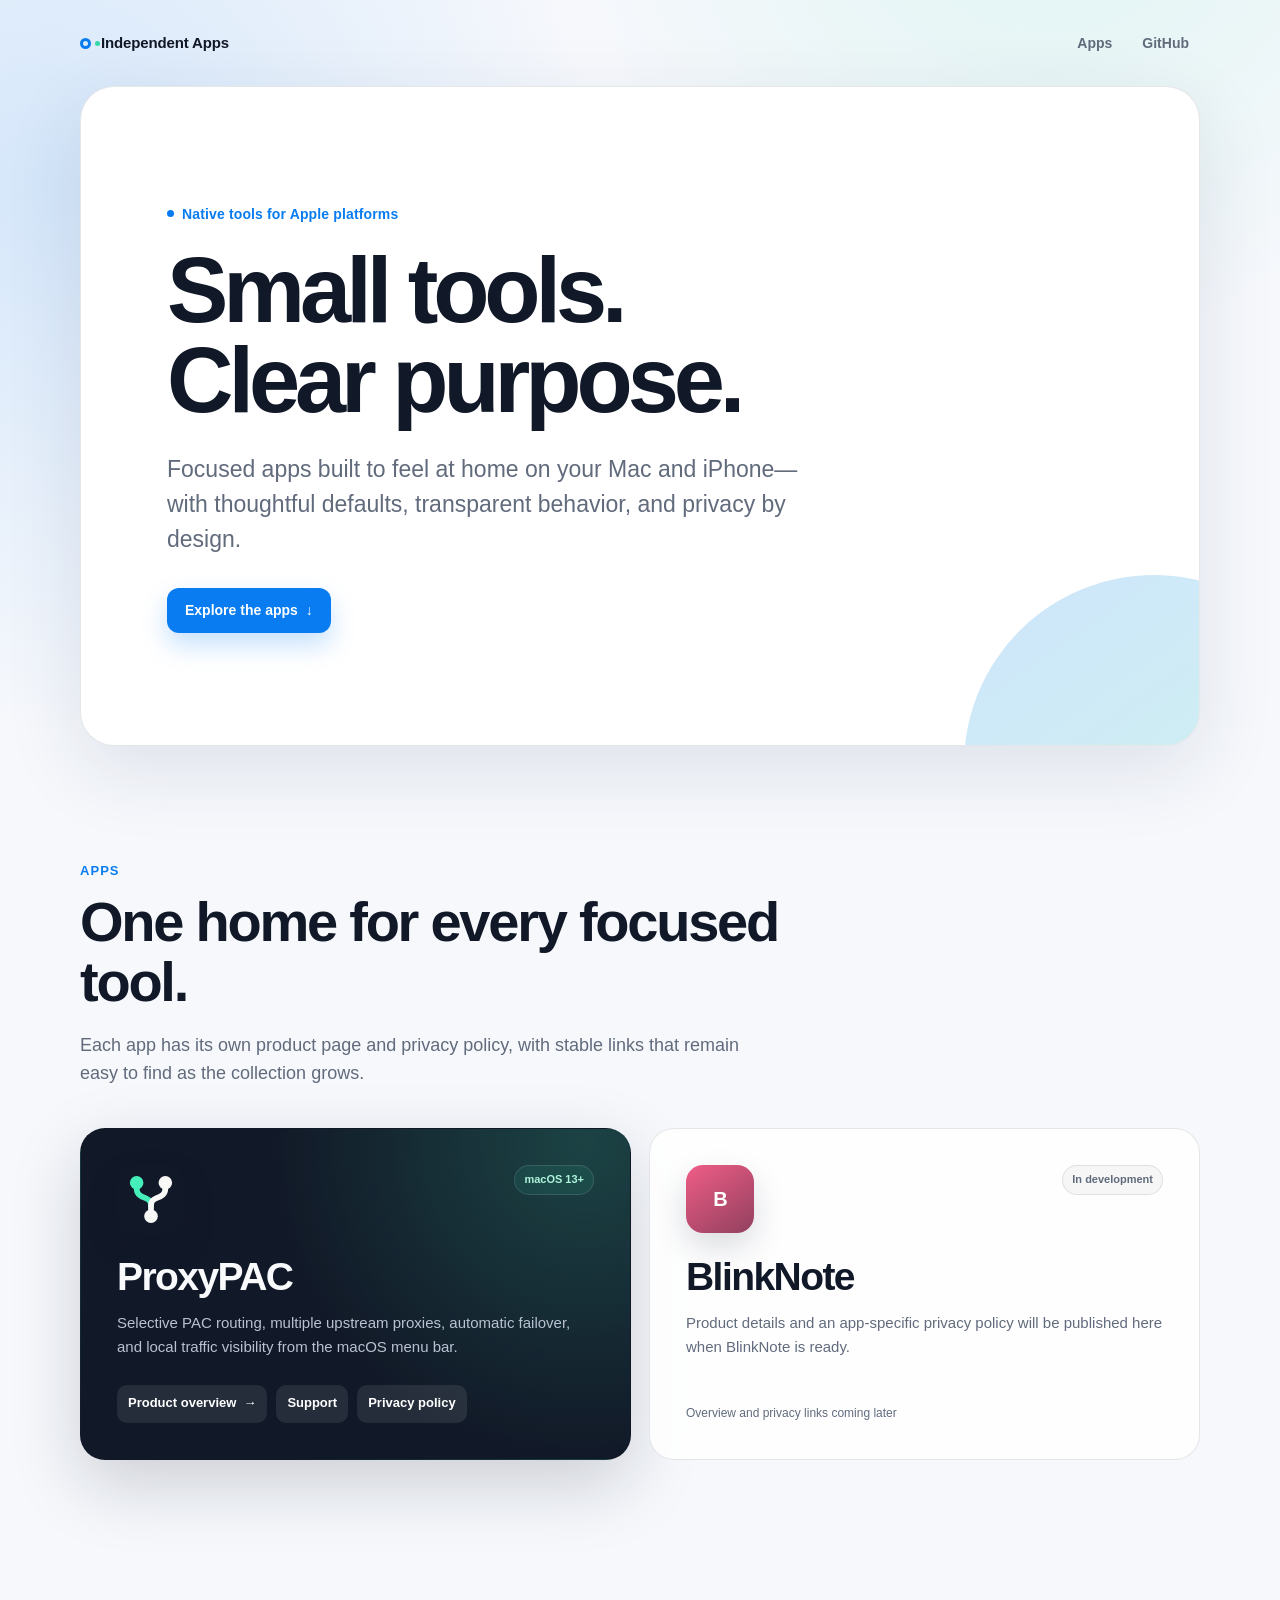
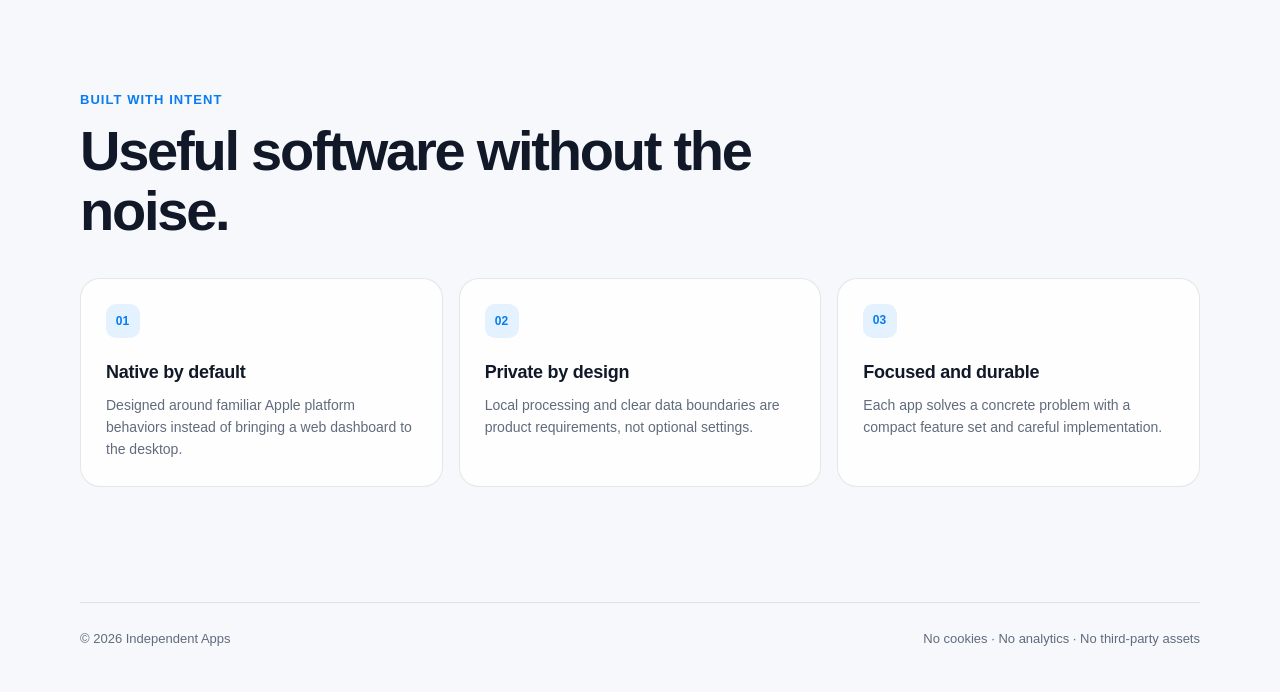
<file: index.html>
<!doctype html>
<html lang="en">
<head>
  <meta charset="utf-8">
  <meta name="viewport" content="width=device-width, initial-scale=1">
  <meta name="description" content="Thoughtful, privacy-minded apps for macOS and iOS.">
  <meta name="color-scheme" content="light dark">
  <title>Independent Apps · Small tools, clear purpose</title>
  <link rel="canonical" href="https://legionxiong.github.io/">
  <link rel="stylesheet" href="/assets/site.css">
</head>
<body>
  <header class="site-nav shell">
    <a class="wordmark" href="/" aria-label="Independent Apps home">
      <span class="wordmark-dot" aria-hidden="true"></span>
      <span>Independent Apps</span>
    </a>
    <nav class="nav-links" aria-label="Main navigation">
      <a href="#apps">Apps</a>
      <a href="https://github.com/legionxiong" rel="external noreferrer">GitHub</a>
    </nav>
  </header>

  <main>
    <section class="hero shell">
      <p class="eyebrow">Native tools for Apple platforms</p>
      <h1 class="display-title">Small tools.<br>Clear purpose.</h1>
      <p class="hero-copy">Focused apps built to feel at home on your Mac and iPhone—with thoughtful defaults, transparent behavior, and privacy by design.</p>
      <div class="hero-actions">
        <a class="button primary" href="#apps">Explore the apps <span aria-hidden="true">↓</span></a>
      </div>
    </section>

    <section class="section-block shell" id="apps">
      <p class="section-kicker">Apps</p>
      <h2 class="section-title">One home for every focused tool.</h2>
      <p class="section-intro">Each app has its own product page and privacy policy, with stable links that remain easy to find as the collection grows.</p>

      <div class="app-grid">
        <article class="app-card proxy-card">
          <div class="app-card-head">
            <img class="app-icon" src="/assets/proxypac-icon.svg" alt="ProxyPAC app icon" width="68" height="68">
            <span class="app-status">macOS 13+</span>
          </div>
          <h3 class="app-title">ProxyPAC</h3>
          <p class="app-copy">Selective PAC routing, multiple upstream proxies, automatic failover, and local traffic visibility from the macOS menu bar.</p>
          <div class="app-links">
            <a class="app-link" href="/proxypac/">Product overview <span aria-hidden="true">→</span></a>
            <a class="app-link" href="/proxypac/support.html">Support</a>
            <a class="app-link" href="/proxypac/privacy.html">Privacy policy</a>
          </div>
        </article>

        <article class="app-card" style="--card-accent: #f05d87">
          <div class="app-card-head">
            <span class="app-monogram" aria-hidden="true">B</span>
            <span class="app-status">In development</span>
          </div>
          <h3 class="app-title">BlinkNote</h3>
          <p class="app-copy">Product details and an app-specific privacy policy will be published here when BlinkNote is ready.</p>
          <div class="app-links"><span class="coming-note">Overview and privacy links coming later</span></div>
        </article>

      </div>
    </section>

    <section class="section-block shell">
      <p class="section-kicker">Built with intent</p>
      <h2 class="section-title">Useful software without the noise.</h2>
      <div class="values-grid">
        <article class="value-card">
          <span class="card-number">01</span>
          <h3>Native by default</h3>
          <p>Designed around familiar Apple platform behaviors instead of bringing a web dashboard to the desktop.</p>
        </article>
        <article class="value-card">
          <span class="card-number">02</span>
          <h3>Private by design</h3>
          <p>Local processing and clear data boundaries are product requirements, not optional settings.</p>
        </article>
        <article class="value-card">
          <span class="card-number">03</span>
          <h3>Focused and durable</h3>
          <p>Each app solves a concrete problem with a compact feature set and careful implementation.</p>
        </article>
      </div>
    </section>
  </main>

  <footer class="site-footer shell">
    <p>© 2026 Independent Apps</p>
    <p>No cookies · No analytics · No third-party assets</p>
  </footer>
</body>
</html>
</file>
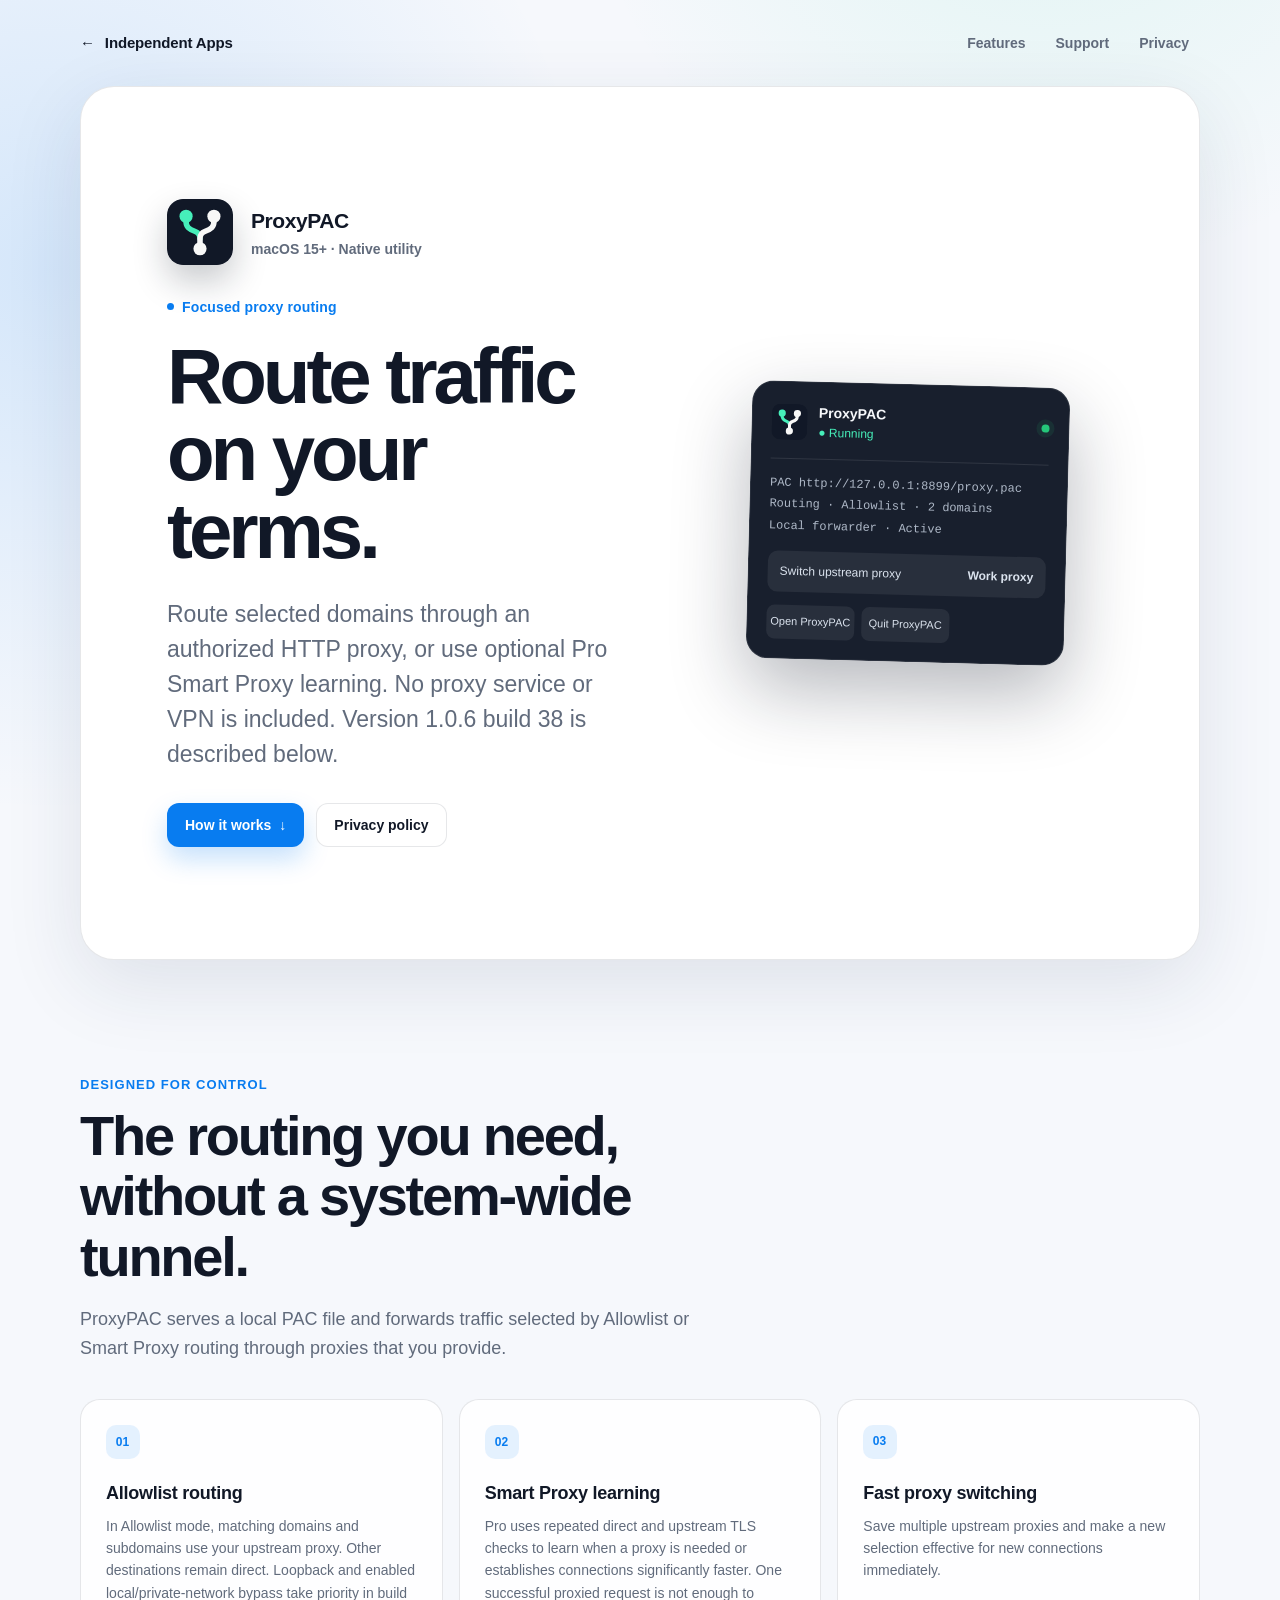
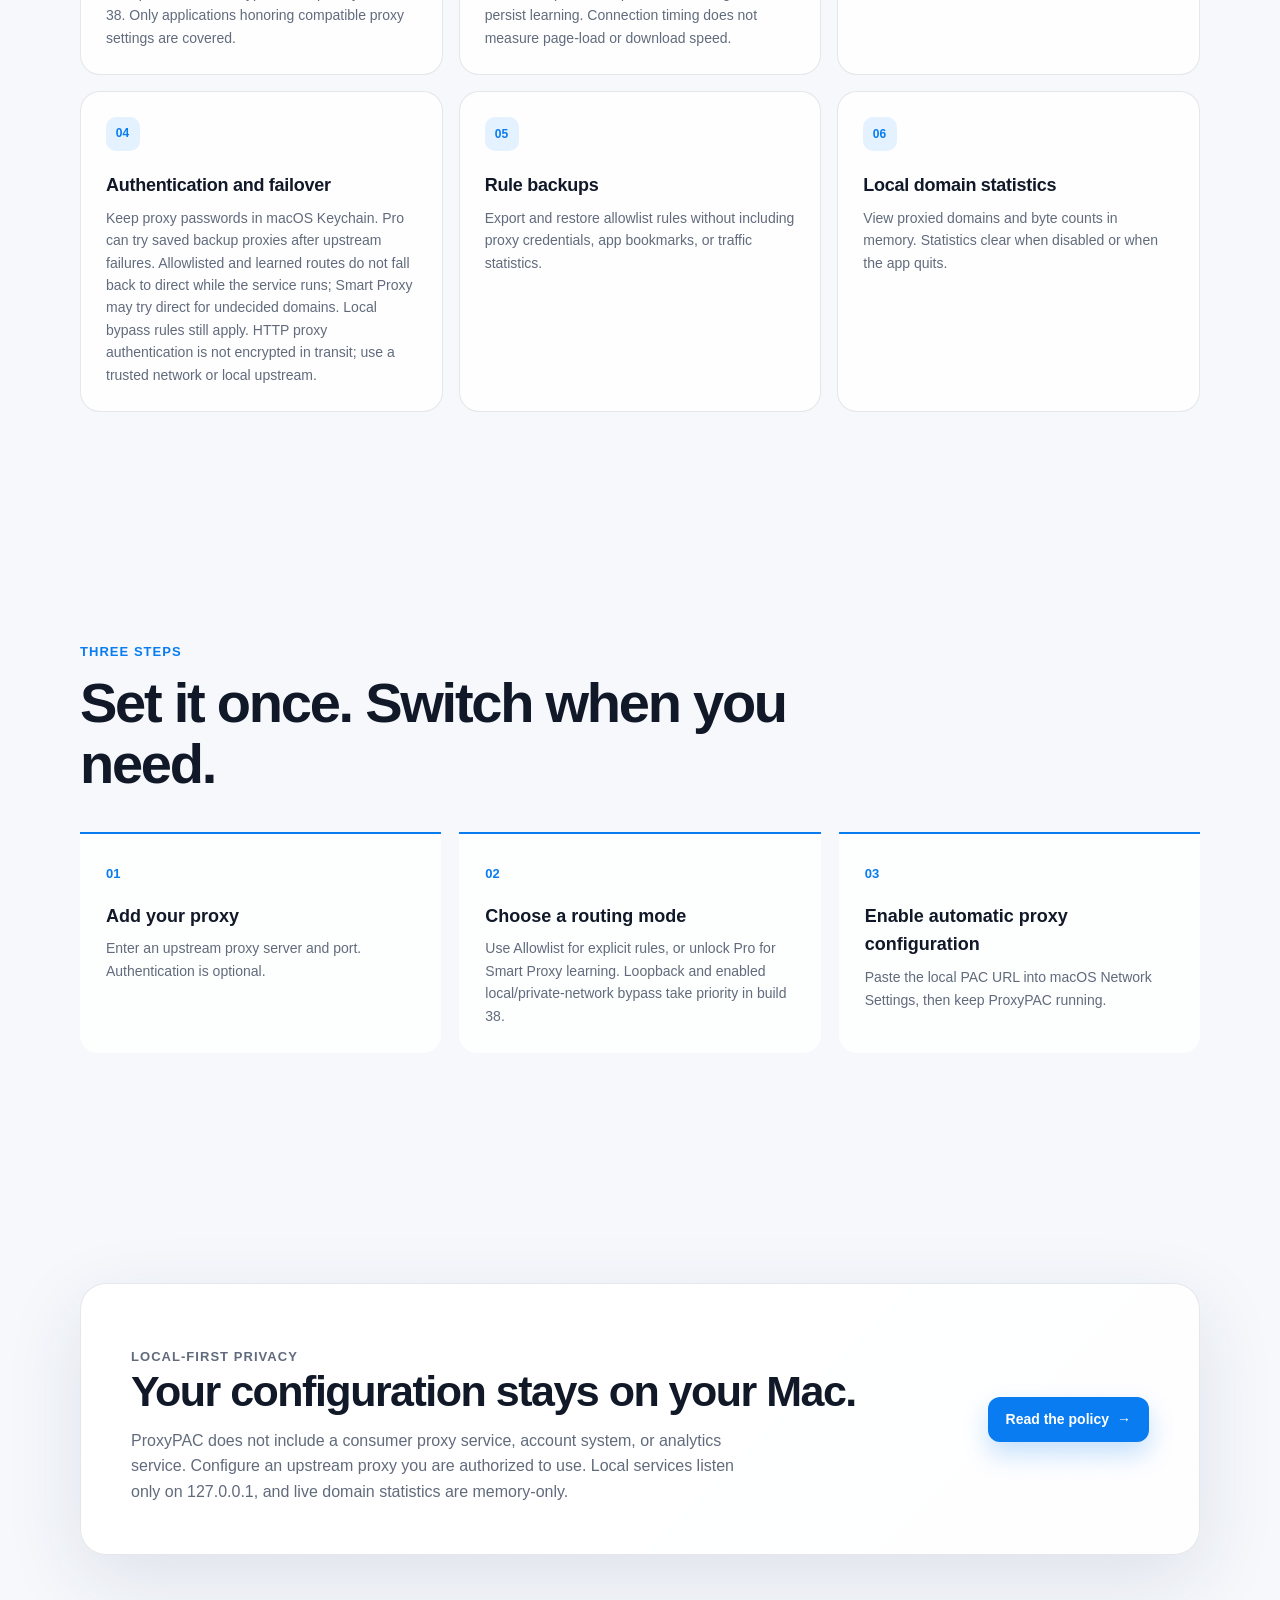
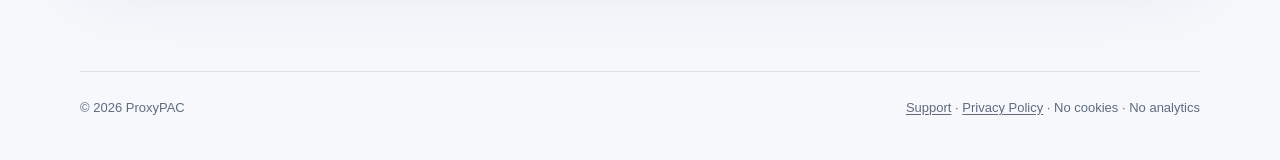
<file: proxypac/index.html>
<!doctype html>
<html lang="en">
<head>
  <meta charset="utf-8">
  <meta name="viewport" content="width=device-width, initial-scale=1">
  <meta name="description" content="ProxyPAC is a local-first macOS app for allowlist and Smart Proxy routing, rule backups, authenticated proxies, and automatic failover.">
  <meta name="color-scheme" content="light dark">
  <title>ProxyPAC · Selective proxy routing for macOS</title>
  <link rel="canonical" href="https://legionxiong.github.io/proxypac/">
  <link rel="stylesheet" href="/assets/site.css">
  <style>
    .proxy-hero {
      display: grid;
      grid-template-columns: minmax(0, 1.05fr) minmax(330px, 0.95fr);
      gap: clamp(40px, 7vw, 84px);
      align-items: center;
    }

    .proxy-hero::after { display: none; }

    .proxy-lockup {
      display: flex;
      align-items: center;
      gap: 18px;
      margin-bottom: 27px;
    }

    .proxy-lockup img {
      width: 66px;
      height: 66px;
      border-radius: 16px;
      box-shadow: 0 16px 34px rgba(17, 24, 39, 0.23);
    }

    .proxy-lockup p { margin: 0; color: var(--muted); font-size: 14px; font-weight: 650; }

    .proxy-lockup strong {
      display: block;
      color: var(--text);
      font-size: 21px;
      letter-spacing: -0.02em;
    }

    .proxy-title {
      margin: 0;
      font-size: clamp(47px, 7vw, 78px);
      line-height: 0.99;
      letter-spacing: -0.052em;
    }

    .proxy-menu {
      position: relative;
      max-width: 390px;
      margin-inline: auto;
      padding: 19px;
      border: 1px solid rgba(255, 255, 255, 0.1);
      border-radius: 22px;
      color: #f7f9fc;
      background: rgba(17, 24, 39, 0.97);
      box-shadow: 0 30px 75px rgba(17, 24, 39, 0.3);
      transform: rotate(1.5deg);
    }

    .menu-title {
      display: flex;
      align-items: center;
      gap: 11px;
      padding-bottom: 15px;
      border-bottom: 1px solid rgba(255, 255, 255, 0.1);
    }

    .menu-title img { width: 36px; height: 36px; border-radius: 9px; }
    .menu-title strong { display: block; font-size: 14px; }
    .menu-title span { display: block; color: #46efba; font-size: 12px; }

    .status-dot {
      width: 8px;
      height: 8px;
      margin-left: auto;
      border-radius: 50%;
      background: #25c77a;
      box-shadow: 0 0 0 5px rgba(37, 199, 122, 0.1);
    }

    .menu-info {
      display: grid;
      gap: 5px;
      padding-block: 16px;
      color: #aeb8c7;
      font: 12px/1.4 ui-monospace, "SFMono-Regular", Menlo, monospace;
    }

    .menu-picker {
      display: flex;
      justify-content: space-between;
      gap: 16px;
      padding: 11px 12px;
      border-radius: 10px;
      color: #dbe3ee;
      background: rgba(255, 255, 255, 0.07);
      font-size: 12px;
    }

    .menu-actions {
      display: grid;
      grid-template-columns: repeat(3, 1fr);
      gap: 7px;
      margin-top: 13px;
    }

    .menu-actions span {
      padding: 8px 4px;
      border-radius: 8px;
      color: #dbe3ee;
      background: rgba(255, 255, 255, 0.07);
      font-size: 11px;
      text-align: center;
    }

    .steps {
      display: grid;
      grid-template-columns: repeat(3, 1fr);
      gap: 18px;
      margin-top: 38px;
      counter-reset: setup;
    }

    .step {
      padding: 26px;
      border-top: 2px solid var(--accent);
      border-radius: 0 0 18px 18px;
      background: var(--surface);
      counter-increment: setup;
    }

    .step::before { color: var(--accent); content: "0" counter(setup); font-size: 13px; font-weight: 760; }
    .step h3 { margin: 16px 0 7px; font-size: 18px; }
    .step p { margin: 0; color: var(--muted); font-size: 14px; }

    .privacy-banner {
      display: flex;
      align-items: center;
      justify-content: space-between;
      gap: 32px;
      padding: clamp(28px, 5vw, 50px);
      border: 1px solid var(--line);
      border-radius: 26px;
      background: linear-gradient(135deg, var(--surface-strong), var(--surface));
      box-shadow: var(--shadow);
    }

    .privacy-banner h2 {
      margin: 0;
      font-size: clamp(29px, 4vw, 43px);
      line-height: 1.08;
      letter-spacing: -0.035em;
    }

    .privacy-banner p { max-width: 630px; margin: 13px 0 0; color: var(--muted); }

    @media (max-width: 880px) {
      .proxy-hero { grid-template-columns: 1fr; }
      .steps { grid-template-columns: 1fr; }
    }

    @media (max-width: 620px) {
      .proxy-menu { transform: none; }
      .privacy-banner { align-items: flex-start; flex-direction: column; }
    }
  </style>
</head>
<body>
  <header class="site-nav shell">
    <a class="wordmark" href="/" aria-label="Back to Independent Apps">
      <span aria-hidden="true">←</span>
      <span>Independent Apps</span>
    </a>
    <nav class="nav-links" aria-label="ProxyPAC navigation">
      <a href="#features">Features</a>
      <a href="/proxypac/support.html">Support</a>
      <a href="/proxypac/privacy.html">Privacy</a>
    </nav>
  </header>

  <main>
    <section class="hero shell proxy-hero">
      <div>
        <div class="proxy-lockup">
          <img src="/assets/proxypac-icon.svg" alt="ProxyPAC app icon" width="66" height="66">
          <p><strong>ProxyPAC</strong>macOS 15+ · Native utility</p>
        </div>
        <p class="eyebrow">Focused proxy routing</p>
        <h1 class="proxy-title">Route traffic on your terms.</h1>
        <p class="hero-copy">Route selected domains through an authorized HTTP proxy, or use optional Pro Smart Proxy learning. No proxy service or VPN is included. Version 1.0.6 build 38 is described below.</p>
        <div class="hero-actions">
          <a class="button primary" href="#how-it-works">How it works <span aria-hidden="true">↓</span></a>
          <a class="button" href="/proxypac/privacy.html">Privacy policy</a>
        </div>
      </div>

      <div class="proxy-menu" aria-label="Illustration of the ProxyPAC menu bar interface">
        <div class="menu-title">
          <img src="/assets/proxypac-icon.svg" alt="" width="36" height="36">
          <div><strong>ProxyPAC</strong><span>● Running</span></div>
          <i class="status-dot" aria-hidden="true"></i>
        </div>
        <div class="menu-info">
          <span>PAC http://127.0.0.1:8899/proxy.pac</span>
          <span>Routing · Allowlist · 2 domains</span>
          <span>Local forwarder · Active</span>
        </div>
        <div class="menu-picker"><span>Switch upstream proxy</span><strong>Work proxy</strong></div>
        <div class="menu-actions" aria-hidden="true"><span>Open ProxyPAC</span><span>Quit ProxyPAC</span></div>
      </div>
    </section>

    <section class="section-block shell" id="features">
      <p class="section-kicker">Designed for control</p>
      <h2 class="section-title">The routing you need, without a system-wide tunnel.</h2>
      <p class="section-intro">ProxyPAC serves a local PAC file and forwards traffic selected by Allowlist or Smart Proxy routing through proxies that you provide.</p>
      <div class="features-grid">
        <article class="feature-card"><span class="card-number">01</span><h3>Allowlist routing</h3><p>In Allowlist mode, matching domains and subdomains use your upstream proxy. Other destinations remain direct. Loopback and enabled local/private-network bypass take priority in build 38. Only applications honoring compatible proxy settings are covered.</p></article>
        <article class="feature-card"><span class="card-number">02</span><h3>Smart Proxy learning</h3><p>Pro uses repeated direct and upstream TLS checks to learn when a proxy is needed or establishes connections significantly faster. One successful proxied request is not enough to persist learning. Connection timing does not measure page-load or download speed.</p></article>
        <article class="feature-card"><span class="card-number">03</span><h3>Fast proxy switching</h3><p>Save multiple upstream proxies and make a new selection effective for new connections immediately.</p></article>
        <article class="feature-card"><span class="card-number">04</span><h3>Authentication and failover</h3><p>Keep proxy passwords in macOS Keychain. Pro can try saved backup proxies after upstream failures. Allowlisted and learned routes do not fall back to direct while the service runs; Smart Proxy may try direct for undecided domains. Local bypass rules still apply. HTTP proxy authentication is not encrypted in transit; use a trusted network or local upstream.</p></article>
        <article class="feature-card"><span class="card-number">05</span><h3>Rule backups</h3><p>Export and restore allowlist rules without including proxy credentials, app bookmarks, or traffic statistics.</p></article>
        <article class="feature-card"><span class="card-number">06</span><h3>Local domain statistics</h3><p>View proxied domains and byte counts in memory. Statistics clear when disabled or when the app quits.</p></article>
      </div>
    </section>

    <section class="section-block shell" id="how-it-works">
      <p class="section-kicker">Three steps</p>
      <h2 class="section-title">Set it once. Switch when you need.</h2>
      <div class="steps">
        <article class="step"><h3>Add your proxy</h3><p>Enter an upstream proxy server and port. Authentication is optional.</p></article>
        <article class="step"><h3>Choose a routing mode</h3><p>Use Allowlist for explicit rules, or unlock Pro for Smart Proxy learning. Loopback and enabled local/private-network bypass take priority in build 38.</p></article>
        <article class="step"><h3>Enable automatic proxy configuration</h3><p>Paste the local PAC URL into macOS Network Settings, then keep ProxyPAC running.</p></article>
      </div>
    </section>

    <section class="section-block shell">
      <div class="privacy-banner">
        <div>
          <p class="section-kicker">Local-first privacy</p>
          <h2>Your configuration stays on your Mac.</h2>
          <p>ProxyPAC does not include a consumer proxy service, account system, or analytics service. Configure an upstream proxy you are authorized to use. Local services listen only on 127.0.0.1, and live domain statistics are memory-only.</p>
        </div>
        <a class="button primary" href="/proxypac/privacy.html">Read the policy <span aria-hidden="true">→</span></a>
      </div>
    </section>
  </main>

  <footer class="site-footer shell">
    <p>© 2026 ProxyPAC</p>
    <p><a href="/proxypac/support.html">Support</a> · <a href="/proxypac/privacy.html">Privacy Policy</a> · No cookies · No analytics</p>
  </footer>
</body>
</html>
</file>
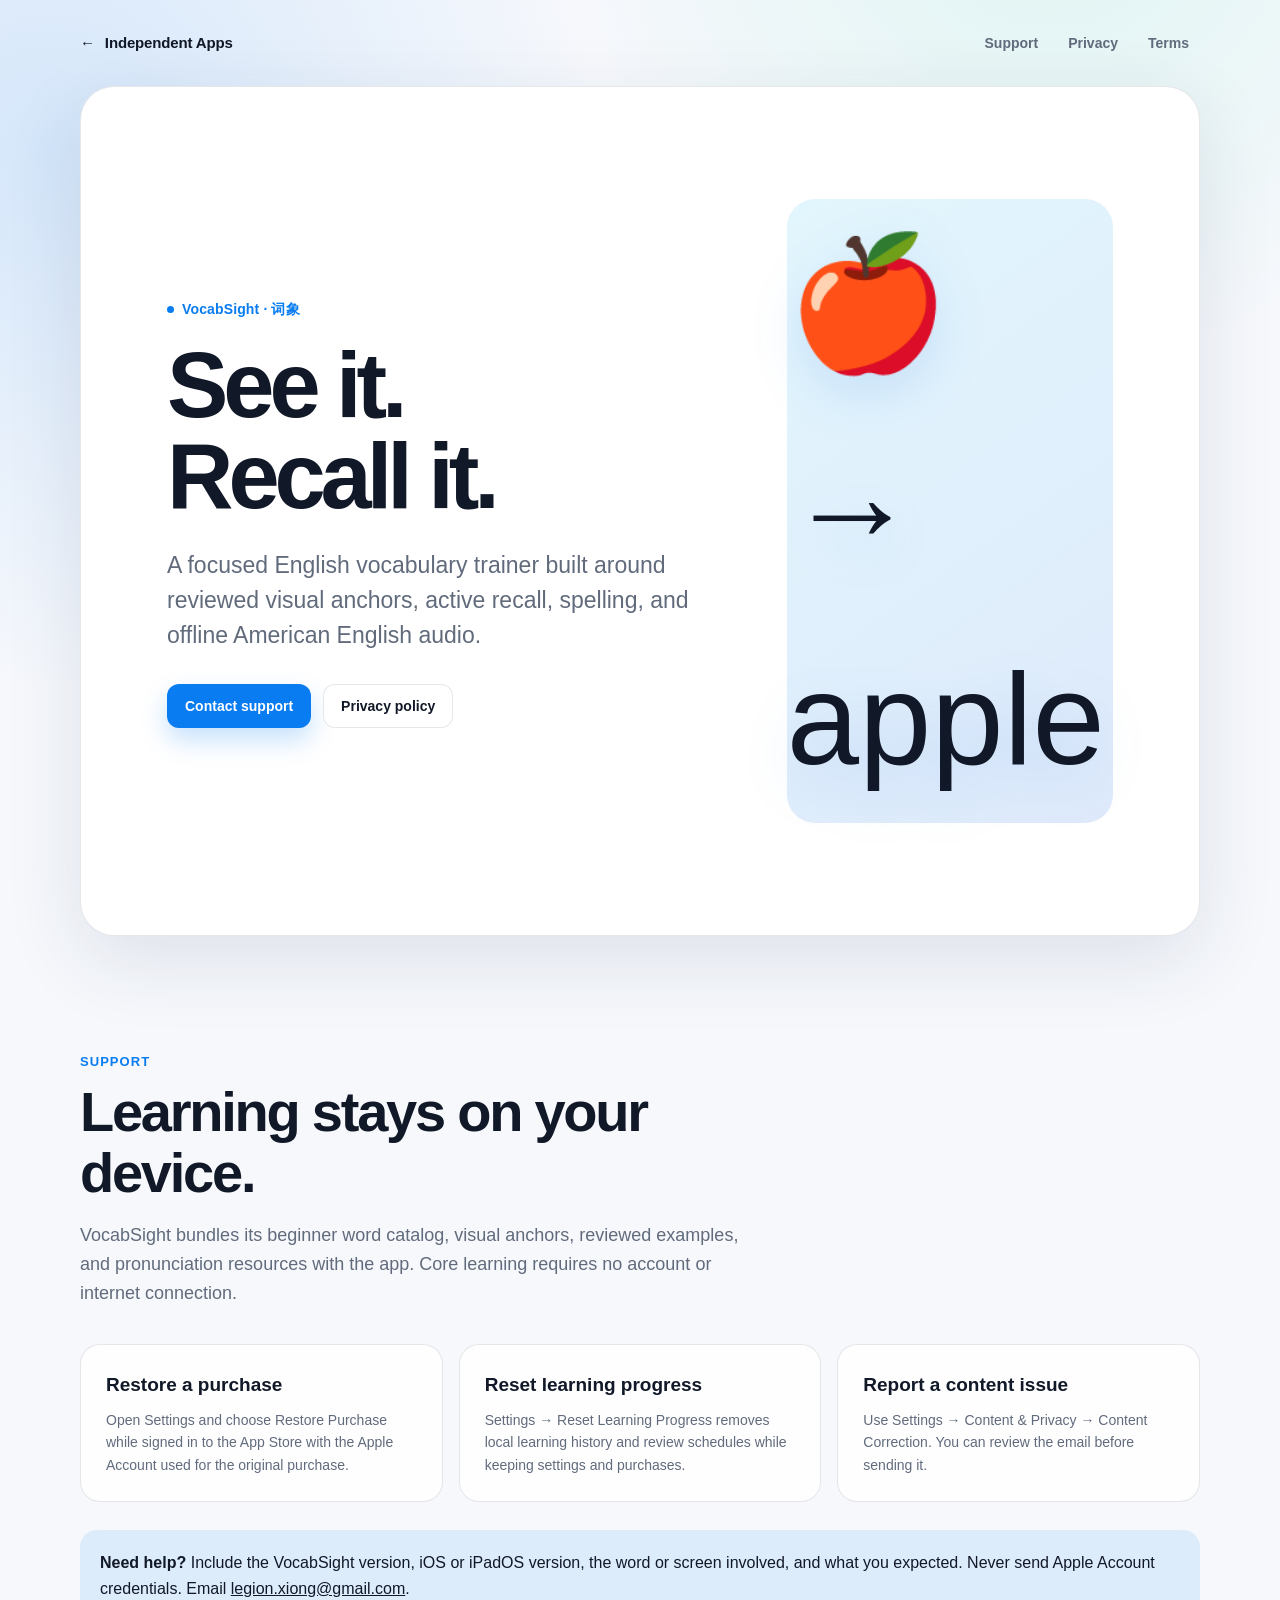
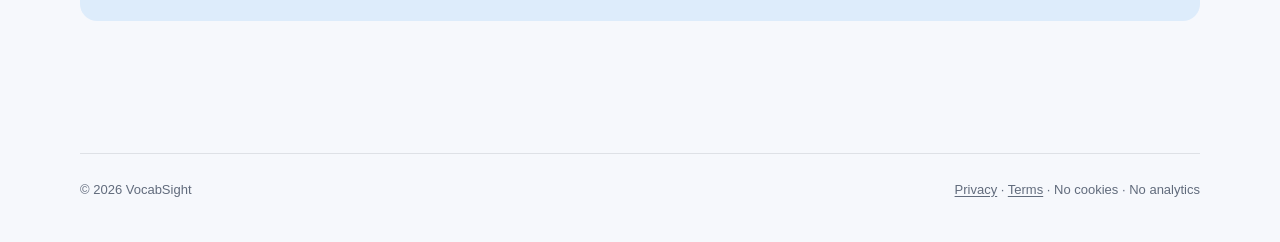
<file: vocabsight/index.html>
<!doctype html>
<html lang="en">
<head>
  <meta charset="utf-8">
  <meta name="viewport" content="width=device-width, initial-scale=1">
  <meta name="description" content="VocabSight support and legal information. Learn English words through reviewed visual anchors, active recall, and offline pronunciation.">
  <meta name="color-scheme" content="light dark">
  <title>VocabSight · Support</title>
  <link rel="canonical" href="https://legionxiong.github.io/vocabsight/">
  <link rel="stylesheet" href="/assets/site.css">
  <style>
    .vocab-hero { display: grid; grid-template-columns: minmax(0, 1.25fr) minmax(250px, .75fr); gap: clamp(30px, 7vw, 76px); align-items: center; }
    .vocab-hero::after { display: none; }
    .visual-mark { display: grid; min-height: 230px; place-items: center; border-radius: 28px; background: linear-gradient(145deg, rgba(32,185,239,.13), rgba(23,105,224,.14)); }
    .visual-mark span { font-size: clamp(76px, 12vw, 130px); filter: drop-shadow(0 18px 25px rgba(23, 105, 224, .13)); }
    .support-grid { display: grid; grid-template-columns: repeat(3, minmax(0, 1fr)); gap: 16px; margin-top: 36px; }
    .support-card { padding: 25px; border: 1px solid var(--line); border-radius: 20px; background: var(--surface); }
    .support-card h3 { margin: 0 0 9px; font-size: 19px; }
    .support-card p { margin: 0; color: var(--muted); font-size: 14px; }
    .contact-line { margin-top: 28px; padding: 20px; border-radius: 17px; background: var(--accent-soft); }
    @media (max-width: 820px) { .vocab-hero, .support-grid { grid-template-columns: 1fr; } }
  </style>
</head>
<body>
  <header class="site-nav shell">
    <a class="wordmark" href="/" aria-label="Independent Apps home"><span aria-hidden="true">←</span><span>Independent Apps</span></a>
    <nav class="nav-links" aria-label="VocabSight navigation"><a href="#support">Support</a><a href="/vocabsight/privacy.html">Privacy</a><a href="/vocabsight/terms.html">Terms</a></nav>
  </header>

  <main>
    <section class="hero shell vocab-hero">
      <div>
        <p class="eyebrow">VocabSight · 词象</p>
        <h1 class="display-title">See it.<br>Recall it.</h1>
        <p class="hero-copy">A focused English vocabulary trainer built around reviewed visual anchors, active recall, spelling, and offline American English audio.</p>
        <div class="hero-actions"><a class="button primary" href="mailto:legion.xiong@gmail.com?subject=VocabSight%20Support">Contact support</a><a class="button" href="/vocabsight/privacy.html">Privacy policy</a></div>
      </div>
      <div class="visual-mark" aria-label="Visual vocabulary example"><span aria-hidden="true">🍎 → apple</span></div>
    </section>

    <section class="section-block shell" id="support">
      <p class="section-kicker">Support</p>
      <h2 class="section-title">Learning stays on your device.</h2>
      <p class="section-intro">VocabSight bundles its beginner word catalog, visual anchors, reviewed examples, and pronunciation resources with the app. Core learning requires no account or internet connection.</p>
      <div class="support-grid">
        <article class="support-card"><h3>Restore a purchase</h3><p>Open Settings and choose Restore Purchase while signed in to the App Store with the Apple Account used for the original purchase.</p></article>
        <article class="support-card"><h3>Reset learning progress</h3><p>Settings → Reset Learning Progress removes local learning history and review schedules while keeping settings and purchases.</p></article>
        <article class="support-card"><h3>Report a content issue</h3><p>Use Settings → Content &amp; Privacy → Content Correction. You can review the email before sending it.</p></article>
      </div>
      <p class="contact-line"><strong>Need help?</strong> Include the VocabSight version, iOS or iPadOS version, the word or screen involved, and what you expected. Never send Apple Account credentials. Email <a href="mailto:legion.xiong@gmail.com?subject=VocabSight%20Support">legion.xiong@gmail.com</a>.</p>
    </section>
  </main>

  <footer class="site-footer shell"><p>© 2026 VocabSight</p><p><a href="/vocabsight/privacy.html">Privacy</a> · <a href="/vocabsight/terms.html">Terms</a> · No cookies · No analytics</p></footer>
</body>
</html>
</file>
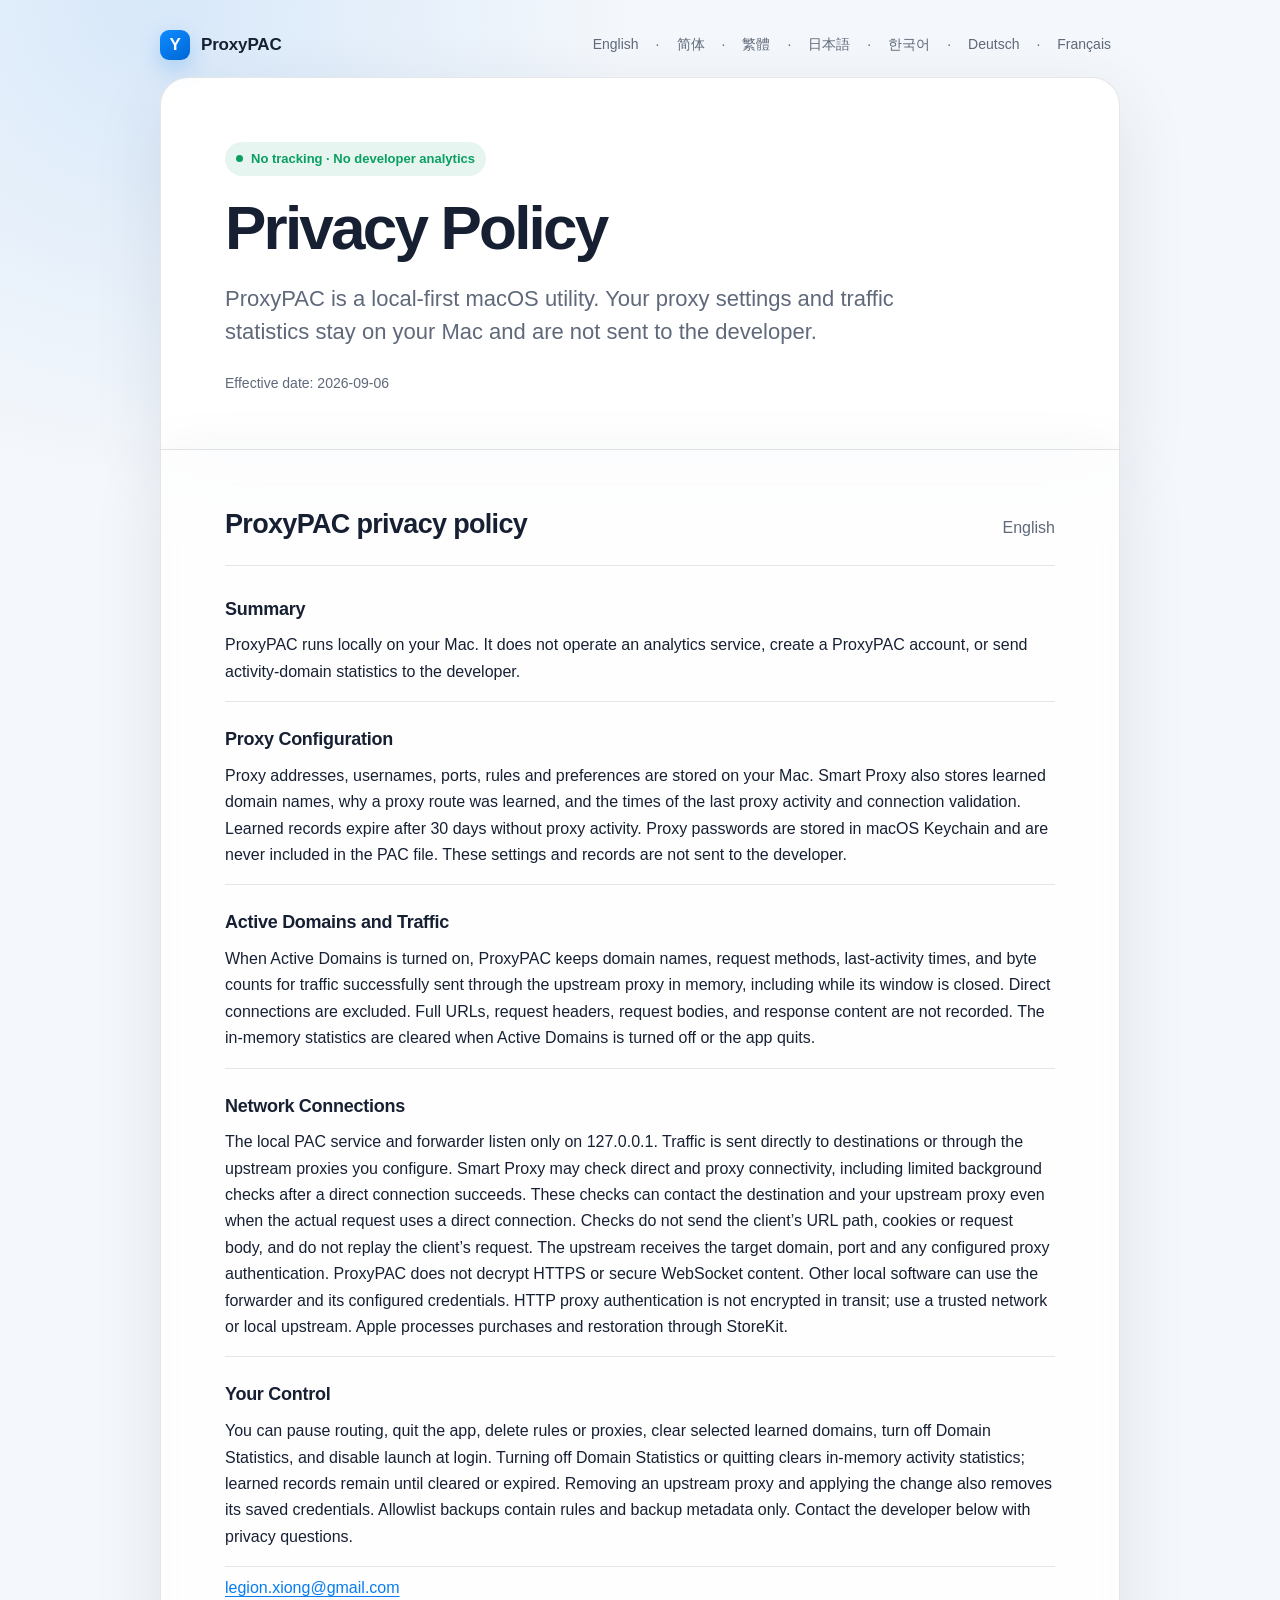
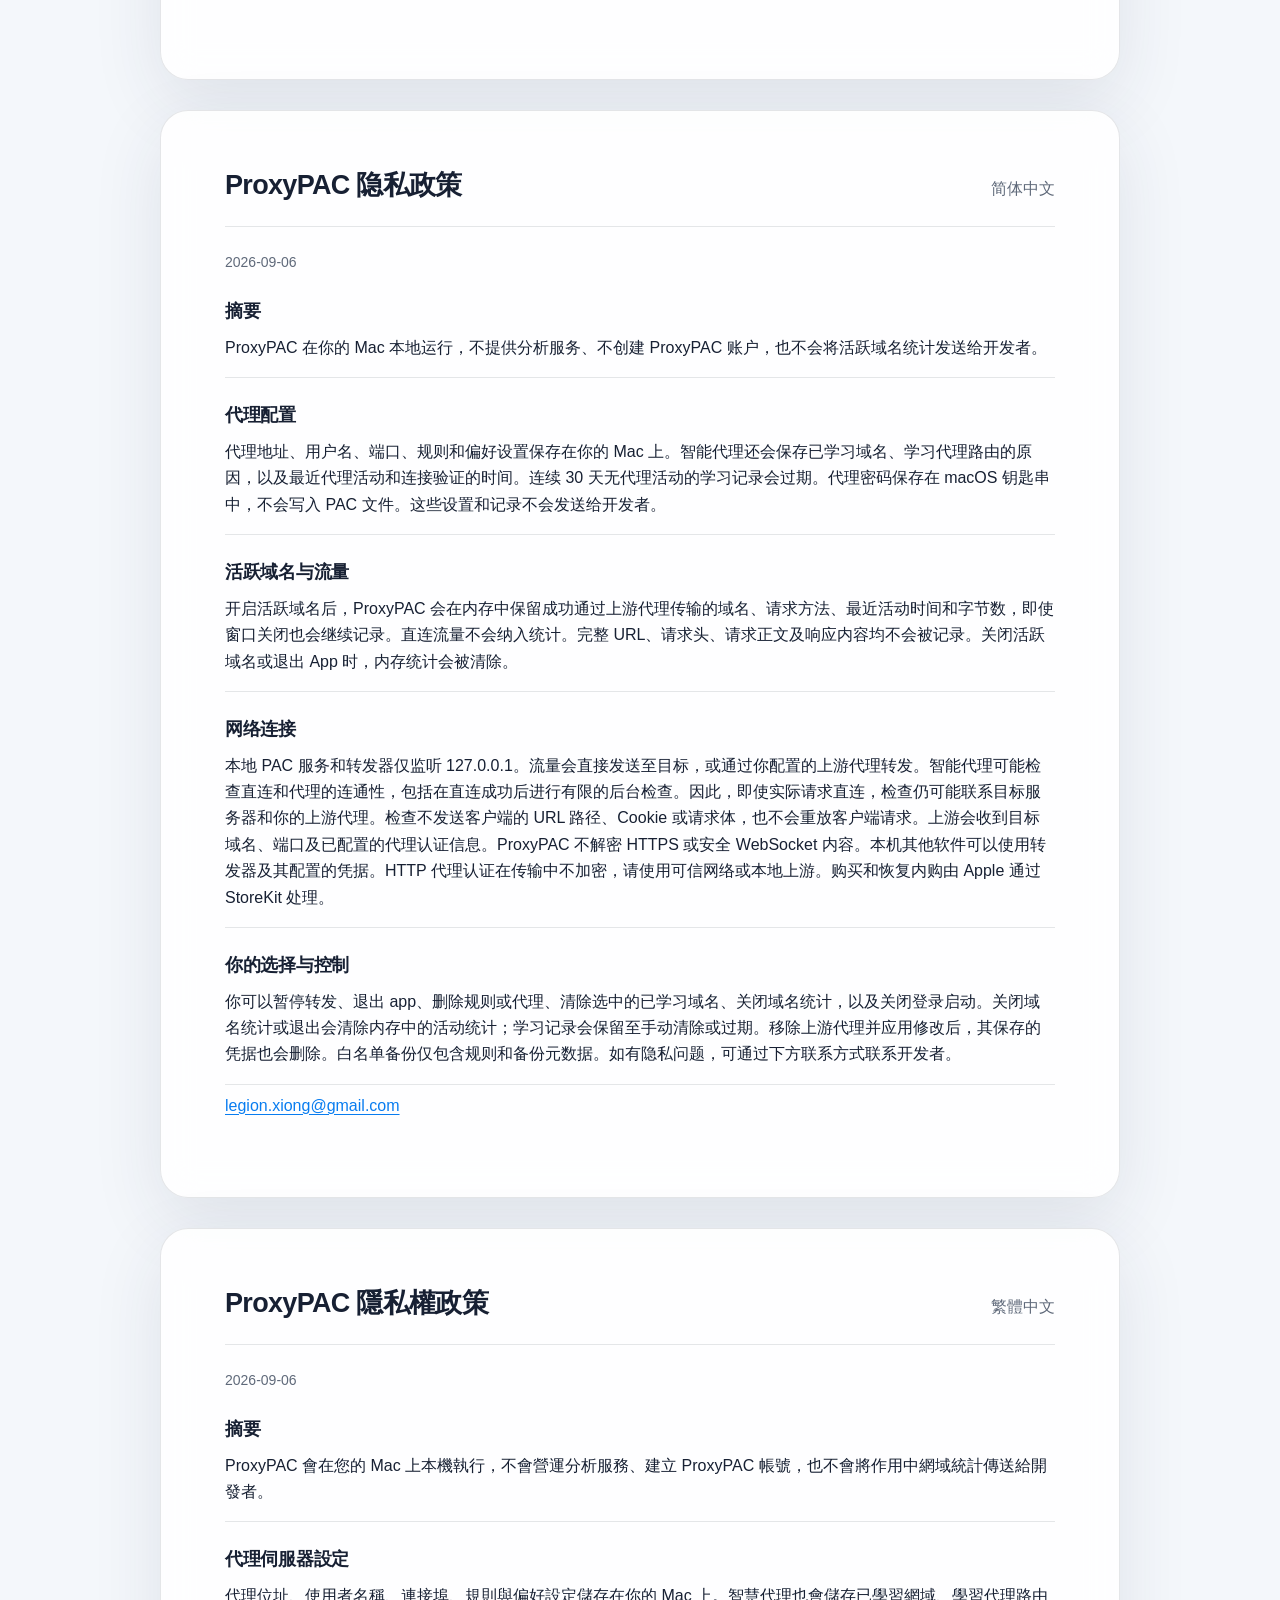
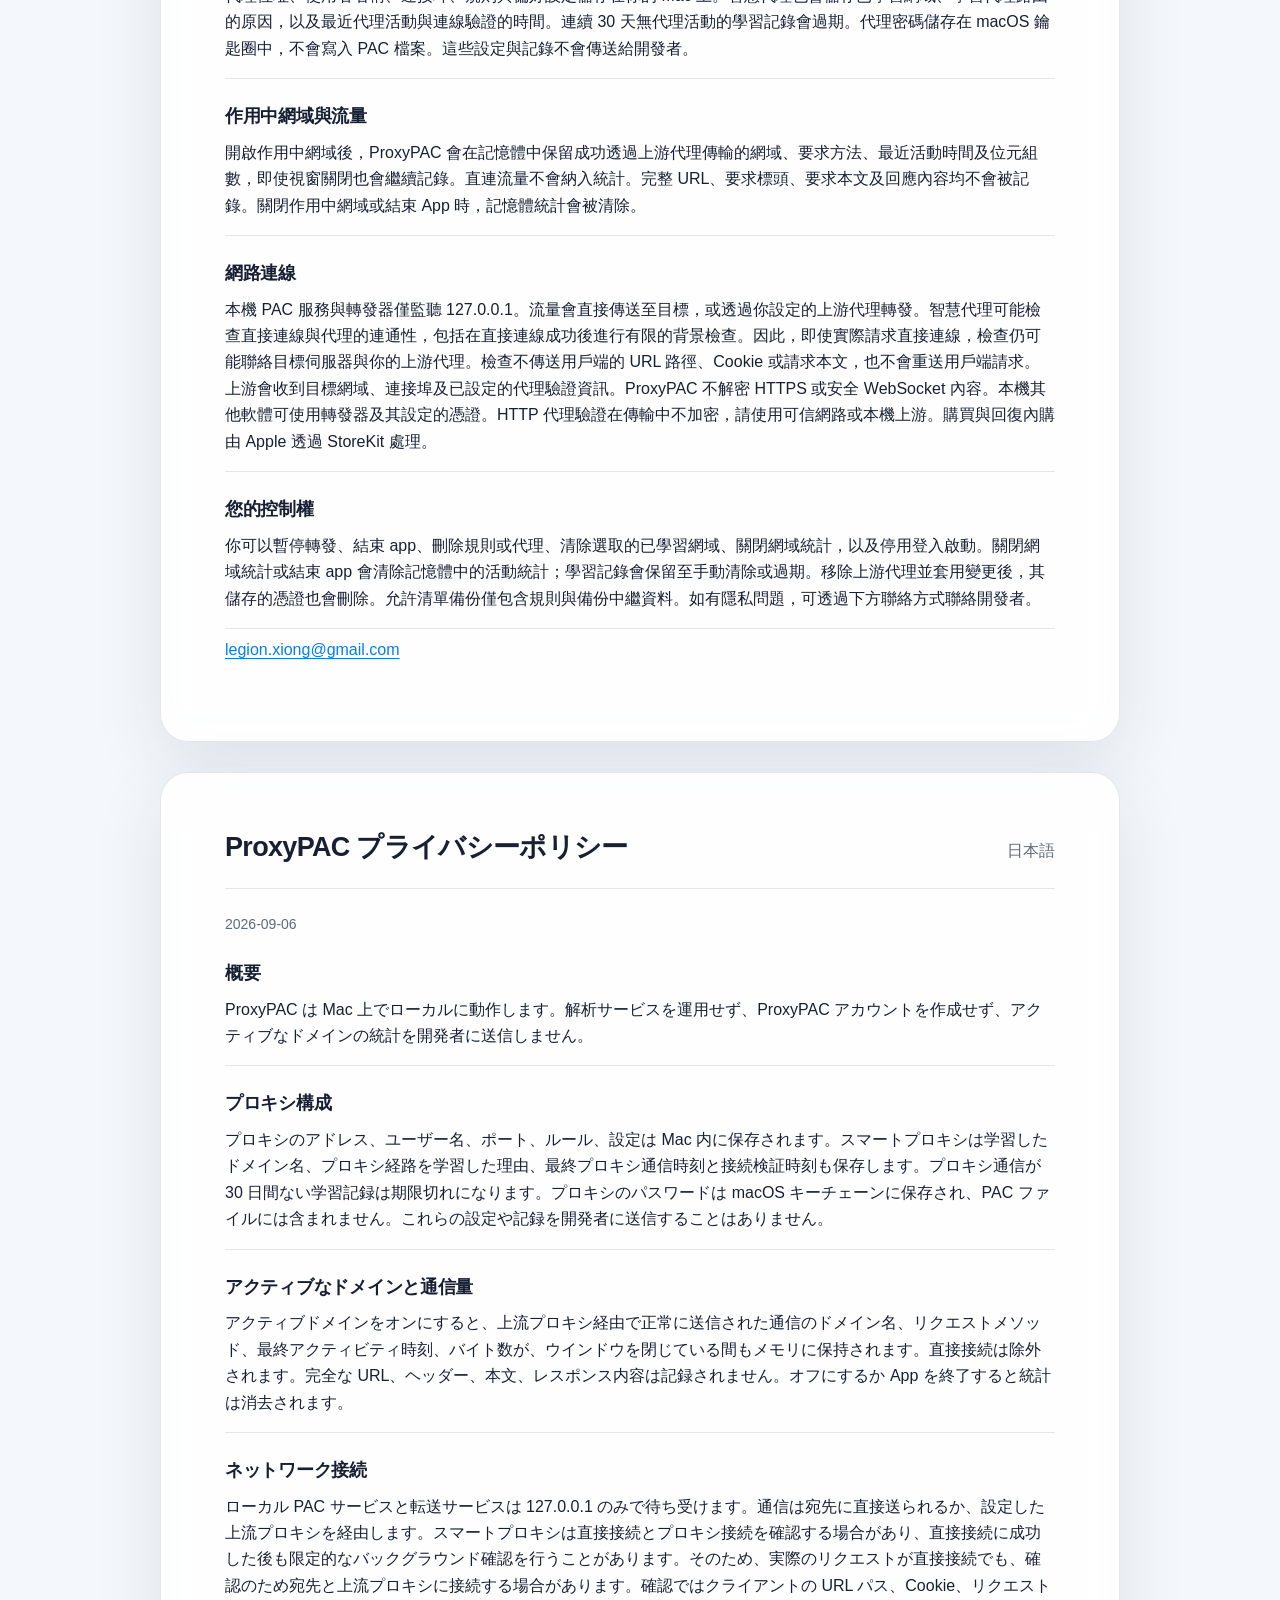
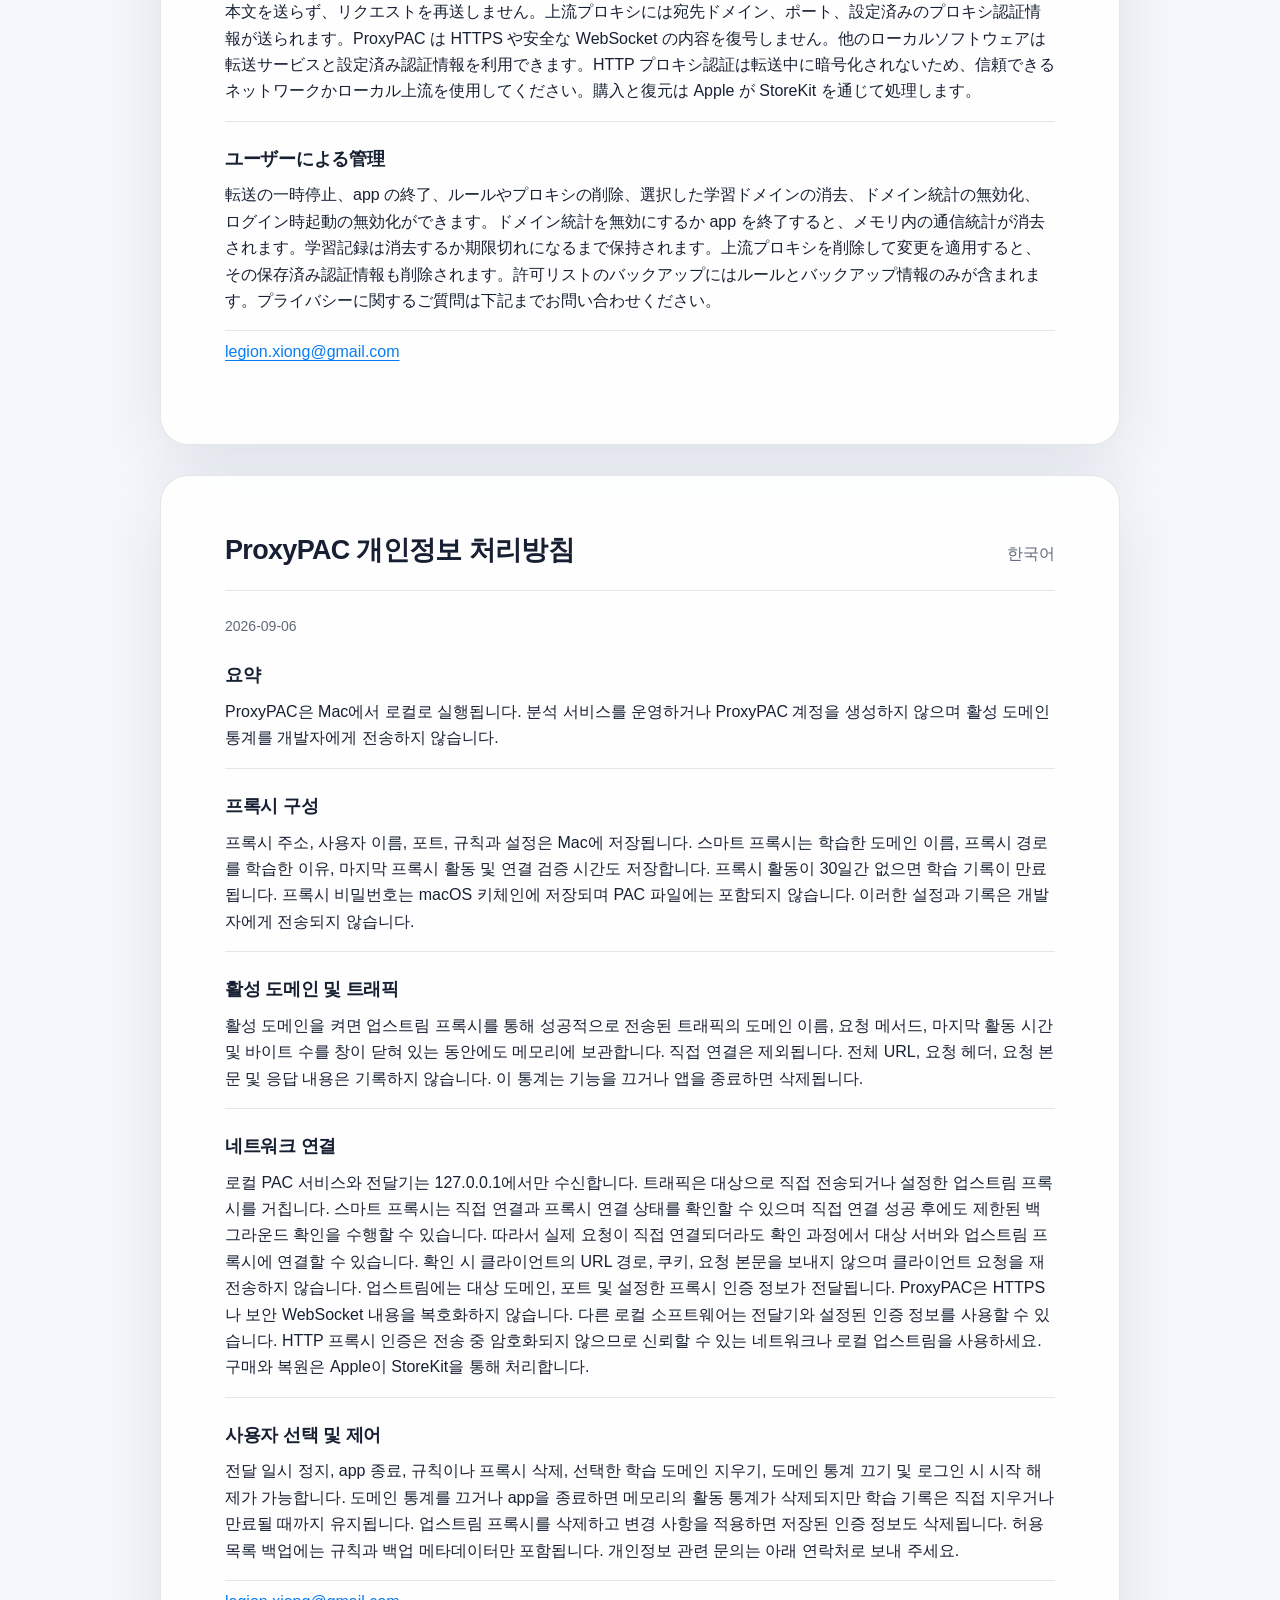
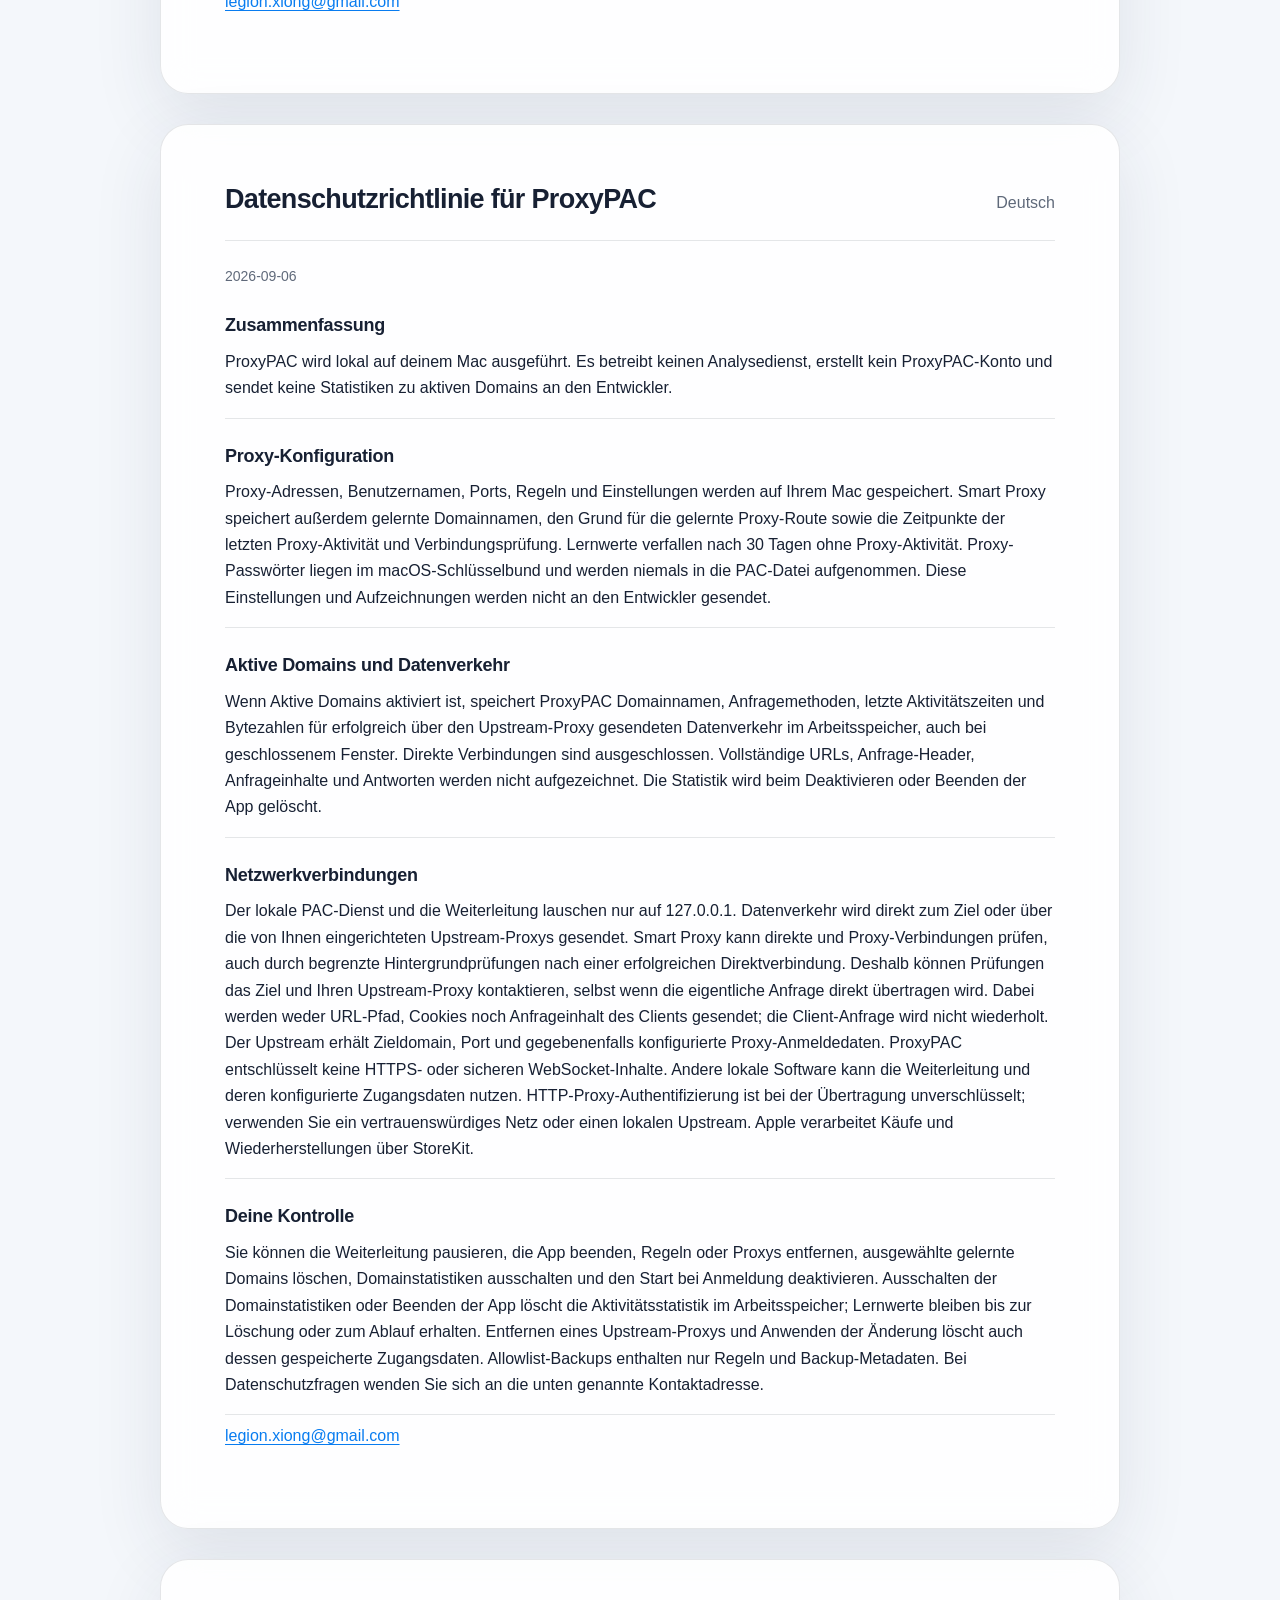
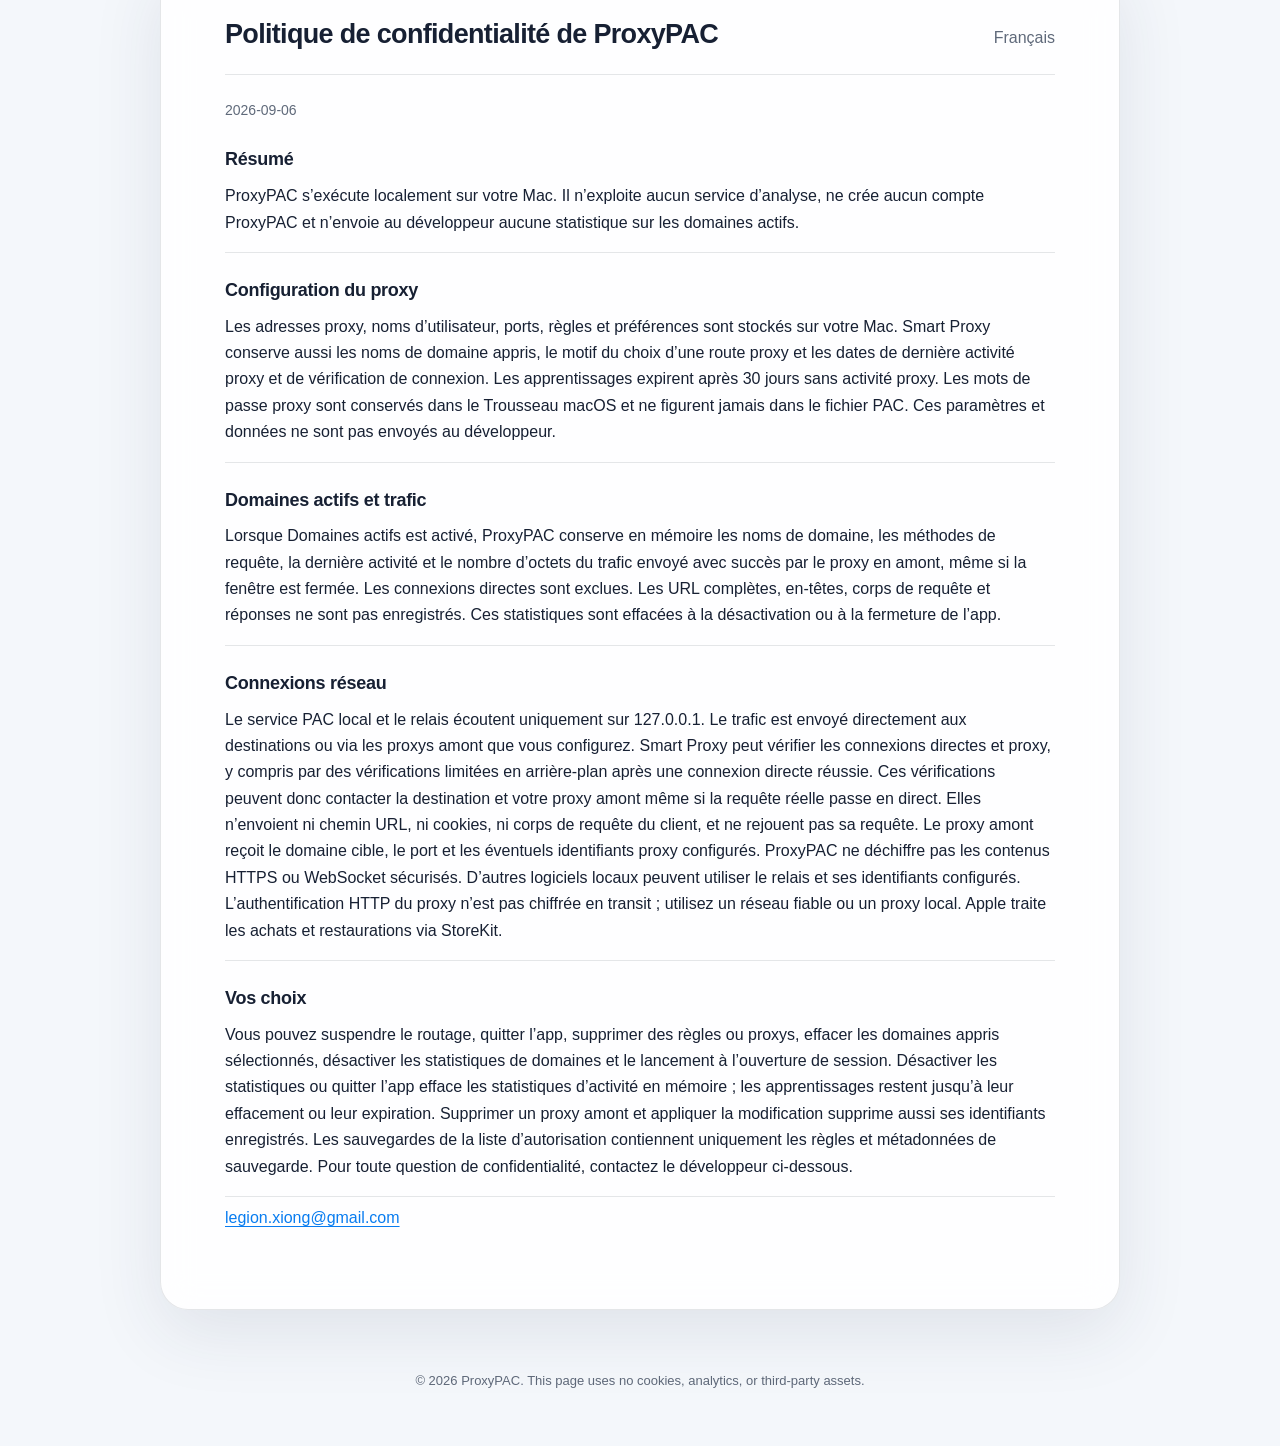
<file: proxypac/privacy.html>
<!doctype html>
<html lang="en">
<head>
  <meta charset="utf-8">
  <meta name="viewport" content="width=device-width, initial-scale=1">
  <meta name="description" content="ProxyPAC privacy policy. ProxyPAC runs locally on your Mac and does not send proxy configuration or traffic statistics to the developer.">
  <meta name="color-scheme" content="light dark">
  <title>Privacy Policy · ProxyPAC</title>
  <link rel="canonical" href="https://legionxiong.github.io/proxypac/privacy.html">
  <style>
    :root {
      color-scheme: light dark;
      --page: #f4f7fb;
      --surface: rgba(255, 255, 255, 0.88);
      --surface-strong: #ffffff;
      --text: #172033;
      --muted: #5f697a;
      --line: rgba(23, 32, 51, 0.11);
      --accent: #087cf0;
      --accent-soft: rgba(8, 124, 240, 0.1);
      --success: #0a9f61;
      --shadow: 0 22px 70px rgba(35, 50, 78, 0.1);
    }

    * {
      box-sizing: border-box;
    }

    html {
      scroll-behavior: smooth;
    }

    body {
      margin: 0;
      min-height: 100vh;
      color: var(--text);
      background:
        radial-gradient(circle at 12% 0%, rgba(8, 124, 240, 0.12), transparent 30rem),
        var(--page);
      font-family: -apple-system, BlinkMacSystemFont, "SF Pro Text", "Segoe UI", sans-serif;
      font-size: 16px;
      line-height: 1.65;
      -webkit-font-smoothing: antialiased;
    }

    a {
      color: var(--accent);
      text-underline-offset: 0.18em;
    }

    .site-header {
      width: min(960px, calc(100% - 40px));
      margin: 0 auto;
      padding: 28px 0 16px;
      display: flex;
      align-items: center;
      justify-content: space-between;
      gap: 20px;
    }

    .brand {
      display: inline-flex;
      align-items: center;
      gap: 11px;
      color: var(--text);
      font-size: 17px;
      font-weight: 720;
      letter-spacing: -0.01em;
      text-decoration: none;
    }

    .brand-mark {
      width: 30px;
      height: 30px;
      display: grid;
      place-items: center;
      border-radius: 9px;
      color: white;
      background: linear-gradient(145deg, #0e8cff, #0066d6);
      box-shadow: 0 8px 22px rgba(8, 124, 240, 0.25);
      font-size: 17px;
      font-weight: 800;
    }

    .language-links {
      display: flex;
      align-items: center;
      justify-content: flex-end;
      flex-wrap: wrap;
      gap: 8px;
      color: var(--muted);
      font-size: 14px;
    }

    .language-links a {
      padding: 5px 9px;
      border-radius: 8px;
      color: inherit;
      text-decoration: none;
    }

    .language-links a:hover,
    .language-links a:focus-visible {
      color: var(--accent);
      background: var(--accent-soft);
      outline: none;
    }

    main {
      width: min(960px, calc(100% - 40px));
      margin: 0 auto 60px;
    }

    .hero {
      padding: 64px 64px 54px;
      border: 1px solid var(--line);
      border-radius: 28px 28px 0 0;
      background: var(--surface-strong);
      box-shadow: var(--shadow);
    }

    .eyebrow {
      display: inline-flex;
      align-items: center;
      gap: 8px;
      margin: 0 0 20px;
      padding: 6px 11px;
      border-radius: 999px;
      color: var(--success);
      background: color-mix(in srgb, var(--success) 10%, transparent);
      font-size: 13px;
      font-weight: 680;
    }

    .eyebrow::before {
      width: 7px;
      height: 7px;
      border-radius: 50%;
      background: currentColor;
      content: "";
    }

    h1 {
      margin: 0;
      font-size: clamp(36px, 7vw, 62px);
      line-height: 1.04;
      letter-spacing: -0.045em;
    }

    .lede {
      max-width: 700px;
      margin: 22px 0 0;
      color: var(--muted);
      font-size: clamp(18px, 2.4vw, 22px);
      line-height: 1.5;
    }

    .effective-date {
      margin: 24px 0 0;
      color: var(--muted);
      font-size: 14px;
    }

    .policy {
      padding: 28px 64px 64px;
      border: solid var(--line);
      border-width: 0 1px 1px;
      border-radius: 0 0 28px 28px;
      background: var(--surface);
      box-shadow: var(--shadow);
      backdrop-filter: blur(18px);
    }

    .policy + .policy {
      margin-top: 30px;
      border-width: 1px;
      border-radius: 28px;
    }

    .policy-heading {
      display: flex;
      align-items: baseline;
      justify-content: space-between;
      gap: 20px;
      margin: 24px 0 6px;
      padding-bottom: 18px;
      border-bottom: 1px solid var(--line);
    }

    .policy-heading h2 {
      margin: 0;
      font-size: 27px;
      letter-spacing: -0.025em;
    }

    section {
      padding: 23px 0 2px;
      border-bottom: 1px solid var(--line);
    }

    section:last-child {
      border-bottom: 0;
    }

    h3 {
      margin: 0 0 8px;
      font-size: 18px;
      letter-spacing: -0.015em;
    }

    p {
      margin: 8px 0 14px;
    }

    ul {
      margin: 10px 0 16px;
      padding-left: 1.3em;
    }

    li + li {
      margin-top: 8px;
    }

    .muted {
      color: var(--muted);
    }

    footer {
      width: min(960px, calc(100% - 40px));
      margin: 0 auto;
      padding: 0 0 40px;
      color: var(--muted);
      font-size: 13px;
      text-align: center;
    }

    @media (prefers-color-scheme: dark) {
      :root {
        --page: #0d1118;
        --surface: rgba(25, 31, 42, 0.9);
        --surface-strong: #171d27;
        --text: #f2f5fa;
        --muted: #a7b0bf;
        --line: rgba(255, 255, 255, 0.1);
        --accent: #55a7ff;
        --accent-soft: rgba(85, 167, 255, 0.13);
        --success: #4ed89a;
        --shadow: 0 22px 70px rgba(0, 0, 0, 0.28);
      }
    }

    @media (max-width: 680px) {
      .site-header {
        align-items: flex-start;
        flex-direction: column;
        width: min(100% - 28px, 960px);
        padding-top: 18px;
      }

      main,
      footer {
        width: min(100% - 28px, 960px);
      }

      .hero {
        padding: 42px 24px 38px;
        border-radius: 22px 22px 0 0;
      }

      .policy {
        padding: 18px 24px 38px;
        border-radius: 0 0 22px 22px;
      }

      .policy + .policy {
        border-radius: 22px;
      }

      .policy-heading {
        align-items: flex-start;
        flex-direction: column;
        gap: 3px;
      }

      .language-links {
        justify-content: flex-start;
        gap: 1px;
      }

      .language-links span {
        display: none;
      }
    }

    @media (prefers-reduced-motion: reduce) {
      html {
        scroll-behavior: auto;
      }
    }
  </style>
</head>
<body>
  <header class="site-header">
    <a class="brand" href="/" aria-label="ProxyPAC home">
      <span class="brand-mark" aria-hidden="true">Y</span>
      <span>ProxyPAC</span>
    </a>
    <nav class="language-links" aria-label="Policy languages">
      <a href="#english" lang="en">English</a>
      <span aria-hidden="true">·</span>
      <a href="#simplified-chinese" lang="zh-Hans">简体</a>
      <span aria-hidden="true">·</span>
      <a href="#traditional-chinese" lang="zh-Hant">繁體</a>
      <span aria-hidden="true">·</span>
      <a href="#japanese" lang="ja">日本語</a>
      <span aria-hidden="true">·</span>
      <a href="#korean" lang="ko">한국어</a>
      <span aria-hidden="true">·</span>
      <a href="#german" lang="de">Deutsch</a>
      <span aria-hidden="true">·</span>
      <a href="#french" lang="fr">Français</a>
    </nav>
  </header>

  <main>
    <div class="hero" id="english">
      <p class="eyebrow">No tracking · No developer analytics</p>
      <h1>Privacy Policy</h1>
      <p class="lede">ProxyPAC is a local-first macOS utility. Your proxy settings and traffic statistics stay on your Mac and are not sent to the developer.</p>
      <p class="effective-date">Effective date: 2026-09-06</p>
    </div>

    <article class="policy" aria-labelledby="english-policy-title">
      <div class="policy-heading">
        <h2 id="english-policy-title">ProxyPAC privacy policy</h2>
        <span class="muted" lang="en">English</span>
      </div>

      <section>
        <h3>Summary</h3>
        <p>ProxyPAC runs locally on your Mac. It does not operate an analytics service, create a ProxyPAC account, or send activity-domain statistics to the developer.</p>
      </section>

      <section>
        <h3>Proxy Configuration</h3>
        <p>Proxy addresses, usernames, ports, rules and preferences are stored on your Mac. Smart Proxy also stores learned domain names, why a proxy route was learned, and the times of the last proxy activity and connection validation. Learned records expire after 30 days without proxy activity. Proxy passwords are stored in macOS Keychain and are never included in the PAC file. These settings and records are not sent to the developer.</p>
      </section>

      <section>
        <h3>Active Domains and Traffic</h3>
        <p>When Active Domains is turned on, ProxyPAC keeps domain names, request methods, last-activity times, and byte counts for traffic successfully sent through the upstream proxy in memory, including while its window is closed. Direct connections are excluded. Full URLs, request headers, request bodies, and response content are not recorded. The in-memory statistics are cleared when Active Domains is turned off or the app quits.</p>
      </section>

      <section>
        <h3>Network Connections</h3>
        <p>The local PAC service and forwarder listen only on 127.0.0.1. Traffic is sent directly to destinations or through the upstream proxies you configure. Smart Proxy may check direct and proxy connectivity, including limited background checks after a direct connection succeeds. These checks can contact the destination and your upstream proxy even when the actual request uses a direct connection. Checks do not send the client’s URL path, cookies or request body, and do not replay the client’s request. The upstream receives the target domain, port and any configured proxy authentication. ProxyPAC does not decrypt HTTPS or secure WebSocket content. Other local software can use the forwarder and its configured credentials. HTTP proxy authentication is not encrypted in transit; use a trusted network or local upstream. Apple processes purchases and restoration through StoreKit.</p>
      </section>

      <section>
        <h3>Your Control</h3>
        <p>You can pause routing, quit the app, delete rules or proxies, clear selected learned domains, turn off Domain Statistics, and disable launch at login. Turning off Domain Statistics or quitting clears in-memory activity statistics; learned records remain until cleared or expired. Removing an upstream proxy and applying the change also removes its saved credentials. Allowlist backups contain rules and backup metadata only. Contact the developer below with privacy questions.</p>
      </section>
      <p><a href="mailto:legion.xiong@gmail.com">legion.xiong@gmail.com</a></p>
    </article>

    <article class="policy" id="simplified-chinese" lang="zh-Hans" aria-labelledby="chinese-policy-title">
      <div class="policy-heading">
        <h2 id="chinese-policy-title">ProxyPAC 隐私政策</h2>
        <span class="muted">简体中文</span>
      </div>
      <p class="effective-date">2026-09-06</p>

      <section>
        <h3>摘要</h3>
        <p>ProxyPAC 在你的 Mac 本地运行，不提供分析服务、不创建 ProxyPAC 账户，也不会将活跃域名统计发送给开发者。</p>
      </section>

      <section>
        <h3>代理配置</h3>
        <p>代理地址、用户名、端口、规则和偏好设置保存在你的 Mac 上。智能代理还会保存已学习域名、学习代理路由的原因，以及最近代理活动和连接验证的时间。连续 30 天无代理活动的学习记录会过期。代理密码保存在 macOS 钥匙串中，不会写入 PAC 文件。这些设置和记录不会发送给开发者。</p>
      </section>

      <section>
        <h3>活跃域名与流量</h3>
        <p>开启活跃域名后，ProxyPAC 会在内存中保留成功通过上游代理传输的域名、请求方法、最近活动时间和字节数，即使窗口关闭也会继续记录。直连流量不会纳入统计。完整 URL、请求头、请求正文及响应内容均不会被记录。关闭活跃域名或退出 App 时，内存统计会被清除。</p>
      </section>

      <section>
        <h3>网络连接</h3>
        <p>本地 PAC 服务和转发器仅监听 127.0.0.1。流量会直接发送至目标，或通过你配置的上游代理转发。智能代理可能检查直连和代理的连通性，包括在直连成功后进行有限的后台检查。因此，即使实际请求直连，检查仍可能联系目标服务器和你的上游代理。检查不发送客户端的 URL 路径、Cookie 或请求体，也不会重放客户端请求。上游会收到目标域名、端口及已配置的代理认证信息。ProxyPAC 不解密 HTTPS 或安全 WebSocket 内容。本机其他软件可以使用转发器及其配置的凭据。HTTP 代理认证在传输中不加密，请使用可信网络或本地上游。购买和恢复内购由 Apple 通过 StoreKit 处理。</p>
      </section>

      <section>
        <h3>你的选择与控制</h3>
        <p>你可以暂停转发、退出 app、删除规则或代理、清除选中的已学习域名、关闭域名统计，以及关闭登录启动。关闭域名统计或退出会清除内存中的活动统计；学习记录会保留至手动清除或过期。移除上游代理并应用修改后，其保存的凭据也会删除。白名单备份仅包含规则和备份元数据。如有隐私问题，可通过下方联系方式联系开发者。</p>
      </section>
      <p><a href="mailto:legion.xiong@gmail.com">legion.xiong@gmail.com</a></p>
    </article>

    <article class="policy" id="traditional-chinese" lang="zh-Hant" aria-labelledby="traditional-chinese-policy-title">
      <div class="policy-heading">
        <h2 id="traditional-chinese-policy-title">ProxyPAC 隱私權政策</h2>
        <span class="muted">繁體中文</span>
      </div>
      <p class="effective-date">2026-09-06</p>

      <section>
        <h3>摘要</h3>
        <p>ProxyPAC 會在您的 Mac 上本機執行，不會營運分析服務、建立 ProxyPAC 帳號，也不會將作用中網域統計傳送給開發者。</p>
      </section>

      <section>
        <h3>代理伺服器設定</h3>
        <p>代理位址、使用者名稱、連接埠、規則與偏好設定儲存在你的 Mac 上。智慧代理也會儲存已學習網域、學習代理路由的原因，以及最近代理活動與連線驗證的時間。連續 30 天無代理活動的學習記錄會過期。代理密碼儲存在 macOS 鑰匙圈中，不會寫入 PAC 檔案。這些設定與記錄不會傳送給開發者。</p>
      </section>

      <section>
        <h3>作用中網域與流量</h3>
        <p>開啟作用中網域後，ProxyPAC 會在記憶體中保留成功透過上游代理傳輸的網域、要求方法、最近活動時間及位元組數，即使視窗關閉也會繼續記錄。直連流量不會納入統計。完整 URL、要求標頭、要求本文及回應內容均不會被記錄。關閉作用中網域或結束 App 時，記憶體統計會被清除。</p>
      </section>

      <section>
        <h3>網路連線</h3>
        <p>本機 PAC 服務與轉發器僅監聽 127.0.0.1。流量會直接傳送至目標，或透過你設定的上游代理轉發。智慧代理可能檢查直接連線與代理的連通性，包括在直接連線成功後進行有限的背景檢查。因此，即使實際請求直接連線，檢查仍可能聯絡目標伺服器與你的上游代理。檢查不傳送用戶端的 URL 路徑、Cookie 或請求本文，也不會重送用戶端請求。上游會收到目標網域、連接埠及已設定的代理驗證資訊。ProxyPAC 不解密 HTTPS 或安全 WebSocket 內容。本機其他軟體可使用轉發器及其設定的憑證。HTTP 代理驗證在傳輸中不加密，請使用可信網路或本機上游。購買與回復內購由 Apple 透過 StoreKit 處理。</p>
      </section>

      <section>
        <h3>您的控制權</h3>
        <p>你可以暫停轉發、結束 app、刪除規則或代理、清除選取的已學習網域、關閉網域統計，以及停用登入啟動。關閉網域統計或結束 app 會清除記憶體中的活動統計；學習記錄會保留至手動清除或過期。移除上游代理並套用變更後，其儲存的憑證也會刪除。允許清單備份僅包含規則與備份中繼資料。如有隱私問題，可透過下方聯絡方式聯絡開發者。</p>
      </section>
      <p><a href="mailto:legion.xiong@gmail.com">legion.xiong@gmail.com</a></p>
    </article>

    <article class="policy" id="japanese" lang="ja" aria-labelledby="japanese-policy-title">
      <div class="policy-heading">
        <h2 id="japanese-policy-title">ProxyPAC プライバシーポリシー</h2>
        <span class="muted">日本語</span>
      </div>
      <p class="effective-date">2026-09-06</p>

      <section>
        <h3>概要</h3>
        <p>ProxyPAC は Mac 上でローカルに動作します。解析サービスを運用せず、ProxyPAC アカウントを作成せず、アクティブなドメインの統計を開発者に送信しません。</p>
      </section>

      <section>
        <h3>プロキシ構成</h3>
        <p>プロキシのアドレス、ユーザー名、ポート、ルール、設定は Mac 内に保存されます。スマートプロキシは学習したドメイン名、プロキシ経路を学習した理由、最終プロキシ通信時刻と接続検証時刻も保存します。プロキシ通信が 30 日間ない学習記録は期限切れになります。プロキシのパスワードは macOS キーチェーンに保存され、PAC ファイルには含まれません。これらの設定や記録を開発者に送信することはありません。</p>
      </section>

      <section>
        <h3>アクティブなドメインと通信量</h3>
        <p>アクティブドメインをオンにすると、上流プロキシ経由で正常に送信された通信のドメイン名、リクエストメソッド、最終アクティビティ時刻、バイト数が、ウインドウを閉じている間もメモリに保持されます。直接接続は除外されます。完全な URL、ヘッダー、本文、レスポンス内容は記録されません。オフにするか App を終了すると統計は消去されます。</p>
      </section>

      <section>
        <h3>ネットワーク接続</h3>
        <p>ローカル PAC サービスと転送サービスは 127.0.0.1 のみで待ち受けます。通信は宛先に直接送られるか、設定した上流プロキシを経由します。スマートプロキシは直接接続とプロキシ接続を確認する場合があり、直接接続に成功した後も限定的なバックグラウンド確認を行うことがあります。そのため、実際のリクエストが直接接続でも、確認のため宛先と上流プロキシに接続する場合があります。確認ではクライアントの URL パス、Cookie、リクエスト本文を送らず、リクエストを再送しません。上流プロキシには宛先ドメイン、ポート、設定済みのプロキシ認証情報が送られます。ProxyPAC は HTTPS や安全な WebSocket の内容を復号しません。他のローカルソフトウェアは転送サービスと設定済み認証情報を利用できます。HTTP プロキシ認証は転送中に暗号化されないため、信頼できるネットワークかローカル上流を使用してください。購入と復元は Apple が StoreKit を通じて処理します。</p>
      </section>

      <section>
        <h3>ユーザーによる管理</h3>
        <p>転送の一時停止、app の終了、ルールやプロキシの削除、選択した学習ドメインの消去、ドメイン統計の無効化、ログイン時起動の無効化ができます。ドメイン統計を無効にするか app を終了すると、メモリ内の通信統計が消去されます。学習記録は消去するか期限切れになるまで保持されます。上流プロキシを削除して変更を適用すると、その保存済み認証情報も削除されます。許可リストのバックアップにはルールとバックアップ情報のみが含まれます。プライバシーに関するご質問は下記までお問い合わせください。</p>
      </section>
      <p><a href="mailto:legion.xiong@gmail.com">legion.xiong@gmail.com</a></p>
    </article>

    <article class="policy" id="korean" lang="ko" aria-labelledby="korean-policy-title">
      <div class="policy-heading">
        <h2 id="korean-policy-title">ProxyPAC 개인정보 처리방침</h2>
        <span class="muted">한국어</span>
      </div>
      <p class="effective-date">2026-09-06</p>

      <section>
        <h3>요약</h3>
        <p>ProxyPAC은 Mac에서 로컬로 실행됩니다. 분석 서비스를 운영하거나 ProxyPAC 계정을 생성하지 않으며 활성 도메인 통계를 개발자에게 전송하지 않습니다.</p>
      </section>

      <section>
        <h3>프록시 구성</h3>
        <p>프록시 주소, 사용자 이름, 포트, 규칙과 설정은 Mac에 저장됩니다. 스마트 프록시는 학습한 도메인 이름, 프록시 경로를 학습한 이유, 마지막 프록시 활동 및 연결 검증 시간도 저장합니다. 프록시 활동이 30일간 없으면 학습 기록이 만료됩니다. 프록시 비밀번호는 macOS 키체인에 저장되며 PAC 파일에는 포함되지 않습니다. 이러한 설정과 기록은 개발자에게 전송되지 않습니다.</p>
      </section>

      <section>
        <h3>활성 도메인 및 트래픽</h3>
        <p>활성 도메인을 켜면 업스트림 프록시를 통해 성공적으로 전송된 트래픽의 도메인 이름, 요청 메서드, 마지막 활동 시간 및 바이트 수를 창이 닫혀 있는 동안에도 메모리에 보관합니다. 직접 연결은 제외됩니다. 전체 URL, 요청 헤더, 요청 본문 및 응답 내용은 기록하지 않습니다. 이 통계는 기능을 끄거나 앱을 종료하면 삭제됩니다.</p>
      </section>

      <section>
        <h3>네트워크 연결</h3>
        <p>로컬 PAC 서비스와 전달기는 127.0.0.1에서만 수신합니다. 트래픽은 대상으로 직접 전송되거나 설정한 업스트림 프록시를 거칩니다. 스마트 프록시는 직접 연결과 프록시 연결 상태를 확인할 수 있으며 직접 연결 성공 후에도 제한된 백그라운드 확인을 수행할 수 있습니다. 따라서 실제 요청이 직접 연결되더라도 확인 과정에서 대상 서버와 업스트림 프록시에 연결할 수 있습니다. 확인 시 클라이언트의 URL 경로, 쿠키, 요청 본문을 보내지 않으며 클라이언트 요청을 재전송하지 않습니다. 업스트림에는 대상 도메인, 포트 및 설정한 프록시 인증 정보가 전달됩니다. ProxyPAC은 HTTPS나 보안 WebSocket 내용을 복호화하지 않습니다. 다른 로컬 소프트웨어는 전달기와 설정된 인증 정보를 사용할 수 있습니다. HTTP 프록시 인증은 전송 중 암호화되지 않으므로 신뢰할 수 있는 네트워크나 로컬 업스트림을 사용하세요. 구매와 복원은 Apple이 StoreKit을 통해 처리합니다.</p>
      </section>

      <section>
        <h3>사용자 선택 및 제어</h3>
        <p>전달 일시 정지, app 종료, 규칙이나 프록시 삭제, 선택한 학습 도메인 지우기, 도메인 통계 끄기 및 로그인 시 시작 해제가 가능합니다. 도메인 통계를 끄거나 app을 종료하면 메모리의 활동 통계가 삭제되지만 학습 기록은 직접 지우거나 만료될 때까지 유지됩니다. 업스트림 프록시를 삭제하고 변경 사항을 적용하면 저장된 인증 정보도 삭제됩니다. 허용 목록 백업에는 규칙과 백업 메타데이터만 포함됩니다. 개인정보 관련 문의는 아래 연락처로 보내 주세요.</p>
      </section>
      <p><a href="mailto:legion.xiong@gmail.com">legion.xiong@gmail.com</a></p>
    </article>

    <article class="policy" id="german" lang="de" aria-labelledby="german-policy-title">
      <div class="policy-heading">
        <h2 id="german-policy-title">Datenschutzrichtlinie für ProxyPAC</h2>
        <span class="muted">Deutsch</span>
      </div>
      <p class="effective-date">2026-09-06</p>

      <section>
        <h3>Zusammenfassung</h3>
        <p>ProxyPAC wird lokal auf deinem Mac ausgeführt. Es betreibt keinen Analysedienst, erstellt kein ProxyPAC-Konto und sendet keine Statistiken zu aktiven Domains an den Entwickler.</p>
      </section>

      <section>
        <h3>Proxy-Konfiguration</h3>
        <p>Proxy-Adressen, Benutzernamen, Ports, Regeln und Einstellungen werden auf Ihrem Mac gespeichert. Smart Proxy speichert außerdem gelernte Domainnamen, den Grund für die gelernte Proxy-Route sowie die Zeitpunkte der letzten Proxy-Aktivität und Verbindungsprüfung. Lernwerte verfallen nach 30 Tagen ohne Proxy-Aktivität. Proxy-Passwörter liegen im macOS-Schlüsselbund und werden niemals in die PAC-Datei aufgenommen. Diese Einstellungen und Aufzeichnungen werden nicht an den Entwickler gesendet.</p>
      </section>

      <section>
        <h3>Aktive Domains und Datenverkehr</h3>
        <p>Wenn Aktive Domains aktiviert ist, speichert ProxyPAC Domainnamen, Anfragemethoden, letzte Aktivitätszeiten und Bytezahlen für erfolgreich über den Upstream-Proxy gesendeten Datenverkehr im Arbeitsspeicher, auch bei geschlossenem Fenster. Direkte Verbindungen sind ausgeschlossen. Vollständige URLs, Anfrage-Header, Anfrageinhalte und Antworten werden nicht aufgezeichnet. Die Statistik wird beim Deaktivieren oder Beenden der App gelöscht.</p>
      </section>

      <section>
        <h3>Netzwerkverbindungen</h3>
        <p>Der lokale PAC-Dienst und die Weiterleitung lauschen nur auf 127.0.0.1. Datenverkehr wird direkt zum Ziel oder über die von Ihnen eingerichteten Upstream-Proxys gesendet. Smart Proxy kann direkte und Proxy-Verbindungen prüfen, auch durch begrenzte Hintergrundprüfungen nach einer erfolgreichen Direktverbindung. Deshalb können Prüfungen das Ziel und Ihren Upstream-Proxy kontaktieren, selbst wenn die eigentliche Anfrage direkt übertragen wird. Dabei werden weder URL-Pfad, Cookies noch Anfrageinhalt des Clients gesendet; die Client-Anfrage wird nicht wiederholt. Der Upstream erhält Zieldomain, Port und gegebenenfalls konfigurierte Proxy-Anmeldedaten. ProxyPAC entschlüsselt keine HTTPS- oder sicheren WebSocket-Inhalte. Andere lokale Software kann die Weiterleitung und deren konfigurierte Zugangsdaten nutzen. HTTP-Proxy-Authentifizierung ist bei der Übertragung unverschlüsselt; verwenden Sie ein vertrauenswürdiges Netz oder einen lokalen Upstream. Apple verarbeitet Käufe und Wiederherstellungen über StoreKit.</p>
      </section>

      <section>
        <h3>Deine Kontrolle</h3>
        <p>Sie können die Weiterleitung pausieren, die App beenden, Regeln oder Proxys entfernen, ausgewählte gelernte Domains löschen, Domainstatistiken ausschalten und den Start bei Anmeldung deaktivieren. Ausschalten der Domainstatistiken oder Beenden der App löscht die Aktivitätsstatistik im Arbeitsspeicher; Lernwerte bleiben bis zur Löschung oder zum Ablauf erhalten. Entfernen eines Upstream-Proxys und Anwenden der Änderung löscht auch dessen gespeicherte Zugangsdaten. Allowlist-Backups enthalten nur Regeln und Backup-Metadaten. Bei Datenschutzfragen wenden Sie sich an die unten genannte Kontaktadresse.</p>
      </section>
      <p><a href="mailto:legion.xiong@gmail.com">legion.xiong@gmail.com</a></p>
    </article>

    <article class="policy" id="french" lang="fr" aria-labelledby="french-policy-title">
      <div class="policy-heading">
        <h2 id="french-policy-title">Politique de confidentialité de ProxyPAC</h2>
        <span class="muted">Français</span>
      </div>
      <p class="effective-date">2026-09-06</p>

      <section>
        <h3>Résumé</h3>
        <p>ProxyPAC s’exécute localement sur votre Mac. Il n’exploite aucun service d’analyse, ne crée aucun compte ProxyPAC et n’envoie au développeur aucune statistique sur les domaines actifs.</p>
      </section>

      <section>
        <h3>Configuration du proxy</h3>
        <p>Les adresses proxy, noms d’utilisateur, ports, règles et préférences sont stockés sur votre Mac. Smart Proxy conserve aussi les noms de domaine appris, le motif du choix d’une route proxy et les dates de dernière activité proxy et de vérification de connexion. Les apprentissages expirent après 30 jours sans activité proxy. Les mots de passe proxy sont conservés dans le Trousseau macOS et ne figurent jamais dans le fichier PAC. Ces paramètres et données ne sont pas envoyés au développeur.</p>
      </section>

      <section>
        <h3>Domaines actifs et trafic</h3>
        <p>Lorsque Domaines actifs est activé, ProxyPAC conserve en mémoire les noms de domaine, les méthodes de requête, la dernière activité et le nombre d’octets du trafic envoyé avec succès par le proxy en amont, même si la fenêtre est fermée. Les connexions directes sont exclues. Les URL complètes, en-têtes, corps de requête et réponses ne sont pas enregistrés. Ces statistiques sont effacées à la désactivation ou à la fermeture de l’app.</p>
      </section>

      <section>
        <h3>Connexions réseau</h3>
        <p>Le service PAC local et le relais écoutent uniquement sur 127.0.0.1. Le trafic est envoyé directement aux destinations ou via les proxys amont que vous configurez. Smart Proxy peut vérifier les connexions directes et proxy, y compris par des vérifications limitées en arrière-plan après une connexion directe réussie. Ces vérifications peuvent donc contacter la destination et votre proxy amont même si la requête réelle passe en direct. Elles n’envoient ni chemin URL, ni cookies, ni corps de requête du client, et ne rejouent pas sa requête. Le proxy amont reçoit le domaine cible, le port et les éventuels identifiants proxy configurés. ProxyPAC ne déchiffre pas les contenus HTTPS ou WebSocket sécurisés. D’autres logiciels locaux peuvent utiliser le relais et ses identifiants configurés. L’authentification HTTP du proxy n’est pas chiffrée en transit ; utilisez un réseau fiable ou un proxy local. Apple traite les achats et restaurations via StoreKit.</p>
      </section>

      <section>
        <h3>Vos choix</h3>
        <p>Vous pouvez suspendre le routage, quitter l’app, supprimer des règles ou proxys, effacer les domaines appris sélectionnés, désactiver les statistiques de domaines et le lancement à l’ouverture de session. Désactiver les statistiques ou quitter l’app efface les statistiques d’activité en mémoire ; les apprentissages restent jusqu’à leur effacement ou leur expiration. Supprimer un proxy amont et appliquer la modification supprime aussi ses identifiants enregistrés. Les sauvegardes de la liste d’autorisation contiennent uniquement les règles et métadonnées de sauvegarde. Pour toute question de confidentialité, contactez le développeur ci-dessous.</p>
      </section>
      <p><a href="mailto:legion.xiong@gmail.com">legion.xiong@gmail.com</a></p>
    </article>
  </main>

  <footer>
    <p>© 2026 ProxyPAC. This page uses no cookies, analytics, or third-party assets.</p>
  </footer>
  <script>
    (() => {
      if (window.location.hash) return;

      const localeTargets = {
        de: "german",
        fr: "french",
        ja: "japanese",
        ko: "korean"
      };
      const preferredLocales = navigator.languages || [navigator.language || "en"];
      let targetID = "english";

      for (const locale of preferredLocales) {
        const normalized = locale.toLowerCase();
        if (normalized.startsWith("zh-hant") || /zh-(tw|hk|mo)/.test(normalized)) {
          targetID = "traditional-chinese";
          break;
        }
        if (normalized.startsWith("zh")) {
          targetID = "simplified-chinese";
          break;
        }

        const baseLanguage = normalized.split("-")[0];
        if (localeTargets[baseLanguage]) {
          targetID = localeTargets[baseLanguage];
          break;
        }
        if (baseLanguage === "en") break;
      }

      if (targetID !== "english") {
        requestAnimationFrame(() => document.getElementById(targetID)?.scrollIntoView());
      }
    })();
  </script>
</body>
</html>
</file>
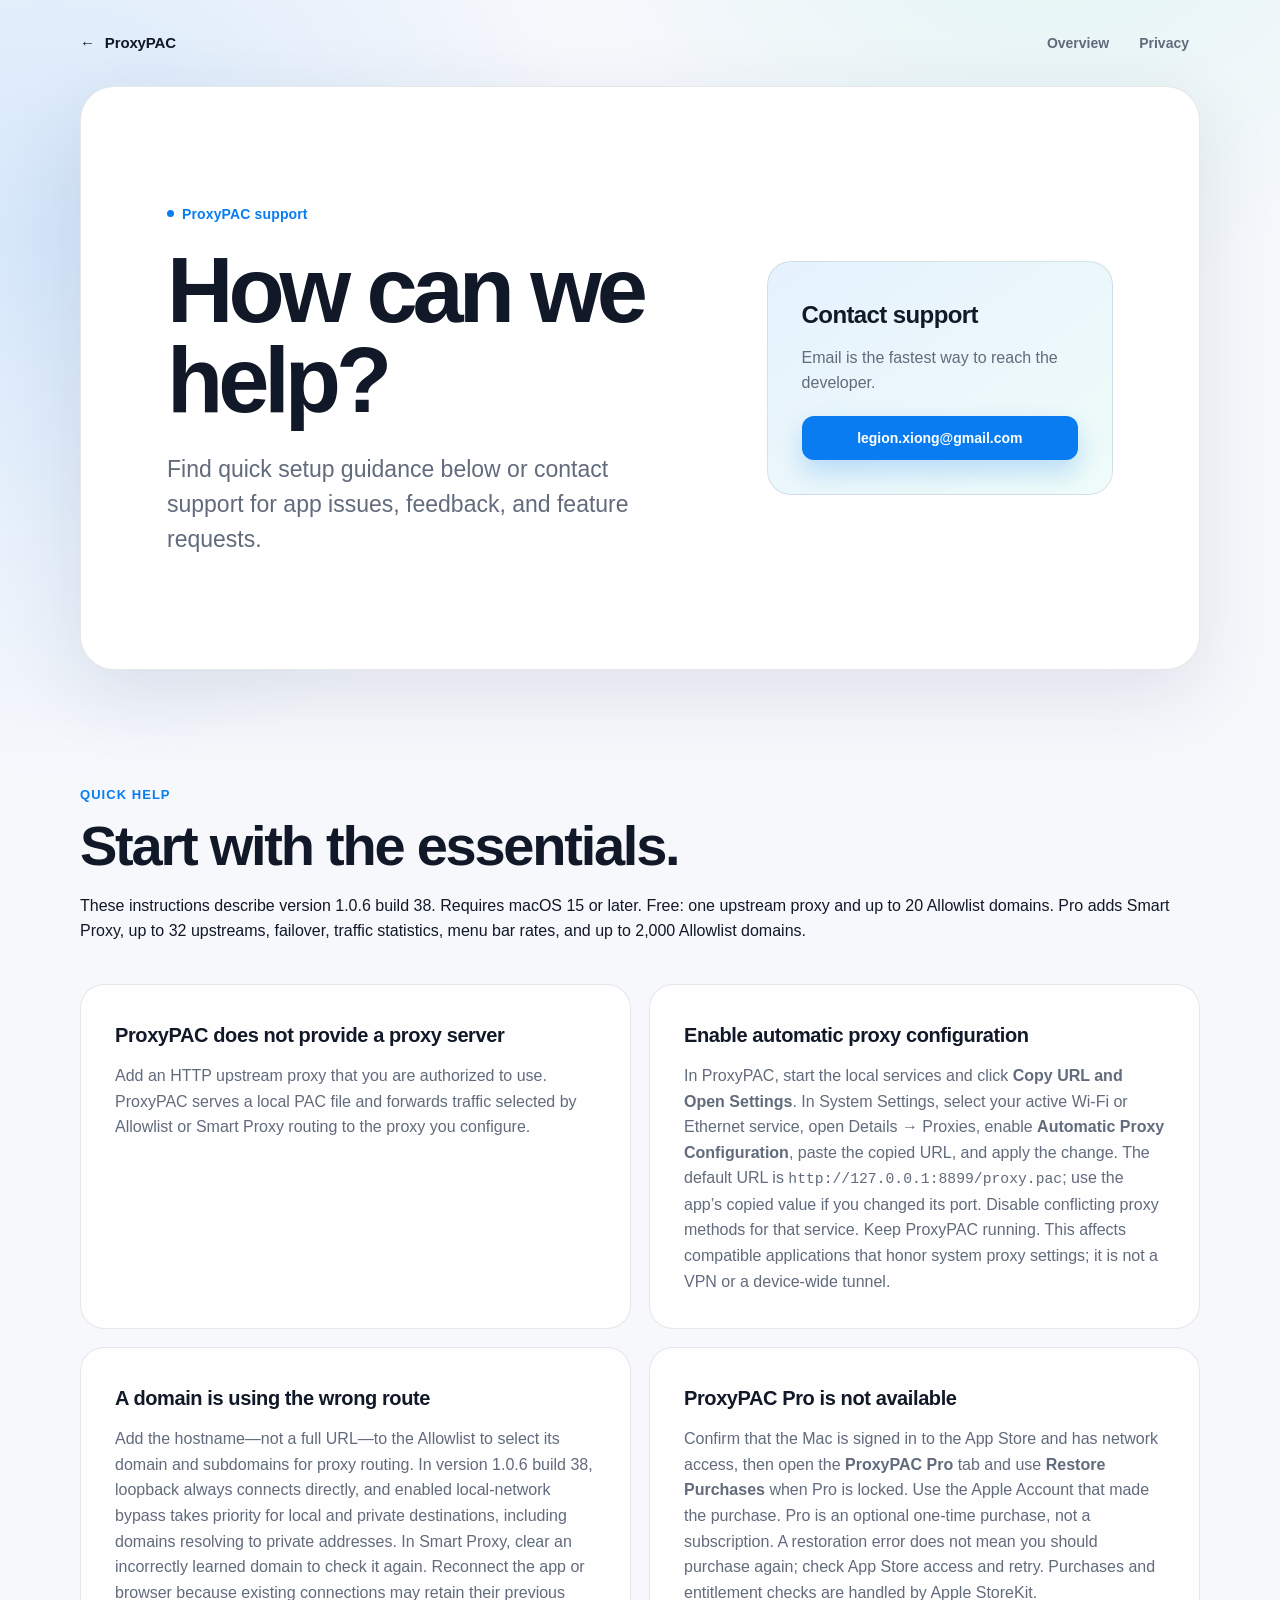
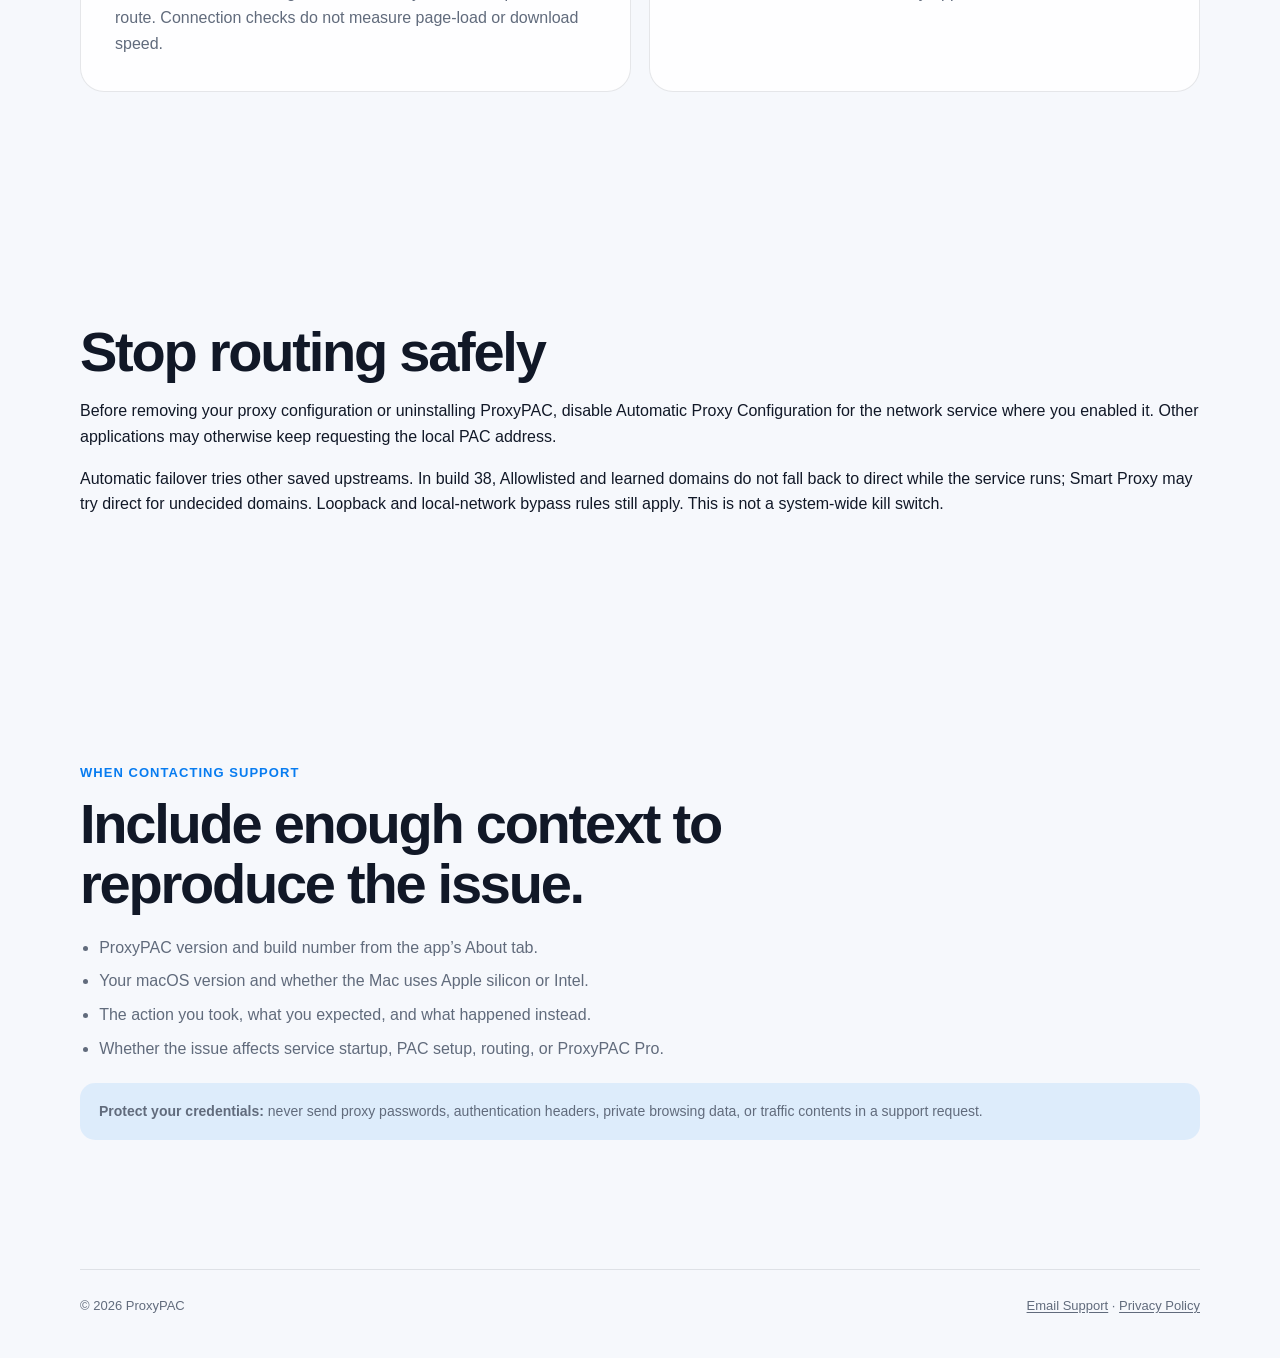
<file: proxypac/support.html>
<!doctype html>
<html lang="en">
<head>
  <meta charset="utf-8">
  <meta name="viewport" content="width=device-width, initial-scale=1">
  <meta name="description" content="ProxyPAC support, setup help, troubleshooting, and contact information.">
  <meta name="color-scheme" content="light dark">
  <title>Support · ProxyPAC</title>
  <link rel="canonical" href="https://legionxiong.github.io/proxypac/support.html">
  <link rel="stylesheet" href="/assets/site.css">
  <style>
    .support-hero {
      display: grid;
      grid-template-columns: minmax(0, 1.2fr) minmax(280px, 0.8fr);
      gap: clamp(32px, 7vw, 80px);
      align-items: center;
    }

    .support-hero::after { display: none; }

    .contact-card {
      padding: clamp(24px, 4vw, 34px);
      border: 1px solid var(--line);
      border-radius: 24px;
      background: linear-gradient(145deg, rgba(8, 124, 240, 0.1), rgba(55, 216, 170, 0.08));
    }

    .contact-card h2 { margin: 0; font-size: 24px; letter-spacing: -0.025em; }
    .contact-card p { margin: 10px 0 20px; color: var(--muted); }
    .contact-card .button { width: 100%; }

    .support-grid {
      display: grid;
      grid-template-columns: repeat(2, minmax(0, 1fr));
      gap: 18px;
      margin-top: 40px;
    }

    .support-card {
      padding: clamp(24px, 4vw, 34px);
      border: 1px solid var(--line);
      border-radius: 24px;
      background: var(--surface);
    }

    .support-card h3 { margin: 0 0 12px; font-size: 20px; letter-spacing: -0.02em; }
    .support-card p { margin: 0; color: var(--muted); }
    .support-card p + p { margin-top: 12px; }
    .support-card code { font-size: 0.92em; }

    .request-list {
      margin: 20px 0 0;
      padding-left: 1.2em;
      color: var(--muted);
    }

    .request-list li + li { margin-top: 8px; }

    .safety-note {
      margin-top: 22px;
      padding: 17px 19px;
      border-radius: 15px;
      color: var(--muted);
      background: var(--accent-soft);
      font-size: 14px;
    }

    @media (max-width: 820px) {
      .support-hero,
      .support-grid { grid-template-columns: 1fr; }
    }
  </style>
</head>
<body>
  <header class="site-nav shell">
    <a class="wordmark" href="/proxypac/" aria-label="Back to ProxyPAC">
      <span aria-hidden="true">←</span>
      <span>ProxyPAC</span>
    </a>
    <nav class="nav-links" aria-label="ProxyPAC support navigation">
      <a href="/proxypac/">Overview</a>
      <a href="/proxypac/privacy.html">Privacy</a>
    </nav>
  </header>

  <main>
    <section class="hero shell support-hero">
      <div>
        <p class="eyebrow">ProxyPAC support</p>
        <h1 class="display-title">How can we help?</h1>
        <p class="hero-copy">Find quick setup guidance below or contact support for app issues, feedback, and feature requests.</p>
      </div>
      <aside class="contact-card" aria-labelledby="contact-title">
        <h2 id="contact-title">Contact support</h2>
        <p>Email is the fastest way to reach the developer.</p>
        <a class="button primary" href="mailto:legion.xiong@gmail.com?subject=ProxyPAC%20Support">legion.xiong@gmail.com</a>
      </aside>
    </section>

    <section class="section-block shell" id="quick-help">
      <p class="section-kicker">Quick help</p>
      <h2 class="section-title">Start with the essentials.</h2>
      <p>These instructions describe version 1.0.6 build 38. Requires macOS 15 or later. Free: one upstream proxy and up to 20 Allowlist domains. Pro adds Smart Proxy, up to 32 upstreams, failover, traffic statistics, menu bar rates, and up to 2,000 Allowlist domains.</p>
      <div class="support-grid">
        <article class="support-card">
          <h3>ProxyPAC does not provide a proxy server</h3>
          <p>Add an HTTP upstream proxy that you are authorized to use. ProxyPAC serves a local PAC file and forwards traffic selected by Allowlist or Smart Proxy routing to the proxy you configure.</p>
        </article>
        <article class="support-card">
          <h3>Enable automatic proxy configuration</h3>
          <p>In ProxyPAC, start the local services and click <strong>Copy URL and Open Settings</strong>. In System Settings, select your active Wi-Fi or Ethernet service, open Details → Proxies, enable <strong>Automatic Proxy Configuration</strong>, paste the copied URL, and apply the change. The default URL is <code>http://127.0.0.1:8899/proxy.pac</code>; use the app’s copied value if you changed its port. Disable conflicting proxy methods for that service. Keep ProxyPAC running. This affects compatible applications that honor system proxy settings; it is not a VPN or a device-wide tunnel.</p>
        </article>
        <article class="support-card">
          <h3>A domain is using the wrong route</h3>
          <p>Add the hostname—not a full URL—to the Allowlist to select its domain and subdomains for proxy routing. In version 1.0.6 build 38, loopback always connects directly, and enabled local-network bypass takes priority for local and private destinations, including domains resolving to private addresses. In Smart Proxy, clear an incorrectly learned domain to check it again. Reconnect the app or browser because existing connections may retain their previous route. Connection checks do not measure page-load or download speed.</p>
        </article>
        <article class="support-card">
          <h3>ProxyPAC Pro is not available</h3>
          <p>Confirm that the Mac is signed in to the App Store and has network access, then open the <strong>ProxyPAC Pro</strong> tab and use <strong>Restore Purchases</strong> when Pro is locked. Use the Apple Account that made the purchase. Pro is an optional one-time purchase, not a subscription. A restoration error does not mean you should purchase again; check App Store access and retry. Purchases and entitlement checks are handled by Apple StoreKit.</p>
        </article>
      </div>
    </section>

    <section class="section-block shell">
      <h2 class="section-title">Stop routing safely</h2>
      <p>Before removing your proxy configuration or uninstalling ProxyPAC, disable Automatic Proxy Configuration for the network service where you enabled it. Other applications may otherwise keep requesting the local PAC address.</p>
      <p>Automatic failover tries other saved upstreams. In build 38, Allowlisted and learned domains do not fall back to direct while the service runs; Smart Proxy may try direct for undecided domains. Loopback and local-network bypass rules still apply. This is not a system-wide kill switch.</p>
    </section>

    <section class="section-block shell">
      <p class="section-kicker">When contacting support</p>
      <h2 class="section-title">Include enough context to reproduce the issue.</h2>
      <ul class="request-list">
        <li>ProxyPAC version and build number from the app’s About tab.</li>
        <li>Your macOS version and whether the Mac uses Apple silicon or Intel.</li>
        <li>The action you took, what you expected, and what happened instead.</li>
        <li>Whether the issue affects service startup, PAC setup, routing, or ProxyPAC Pro.</li>
      </ul>
      <p class="safety-note"><strong>Protect your credentials:</strong> never send proxy passwords, authentication headers, private browsing data, or traffic contents in a support request.</p>
    </section>
  </main>

  <footer class="site-footer shell">
    <p>© 2026 ProxyPAC</p>
    <p><a href="mailto:legion.xiong@gmail.com?subject=ProxyPAC%20Support">Email Support</a> · <a href="/proxypac/privacy.html">Privacy Policy</a></p>
  </footer>
</body>
</html>
</file>
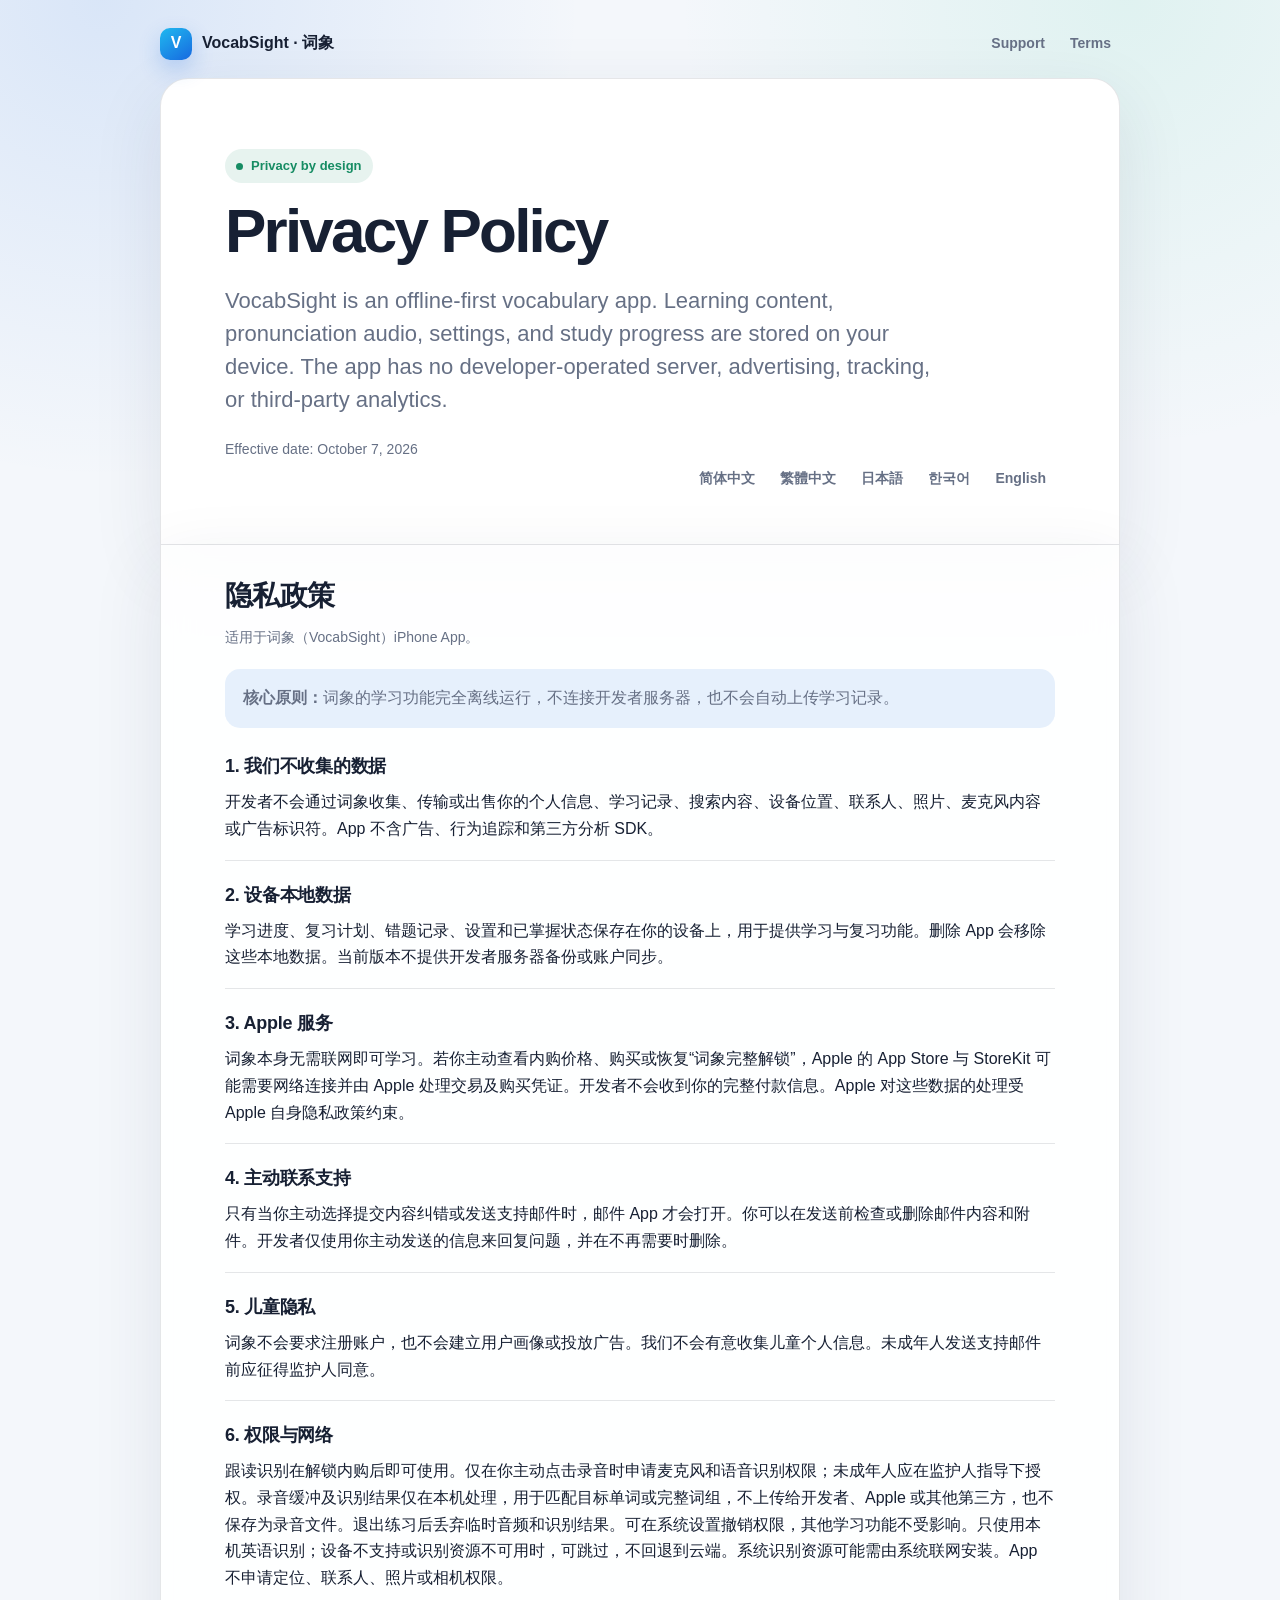
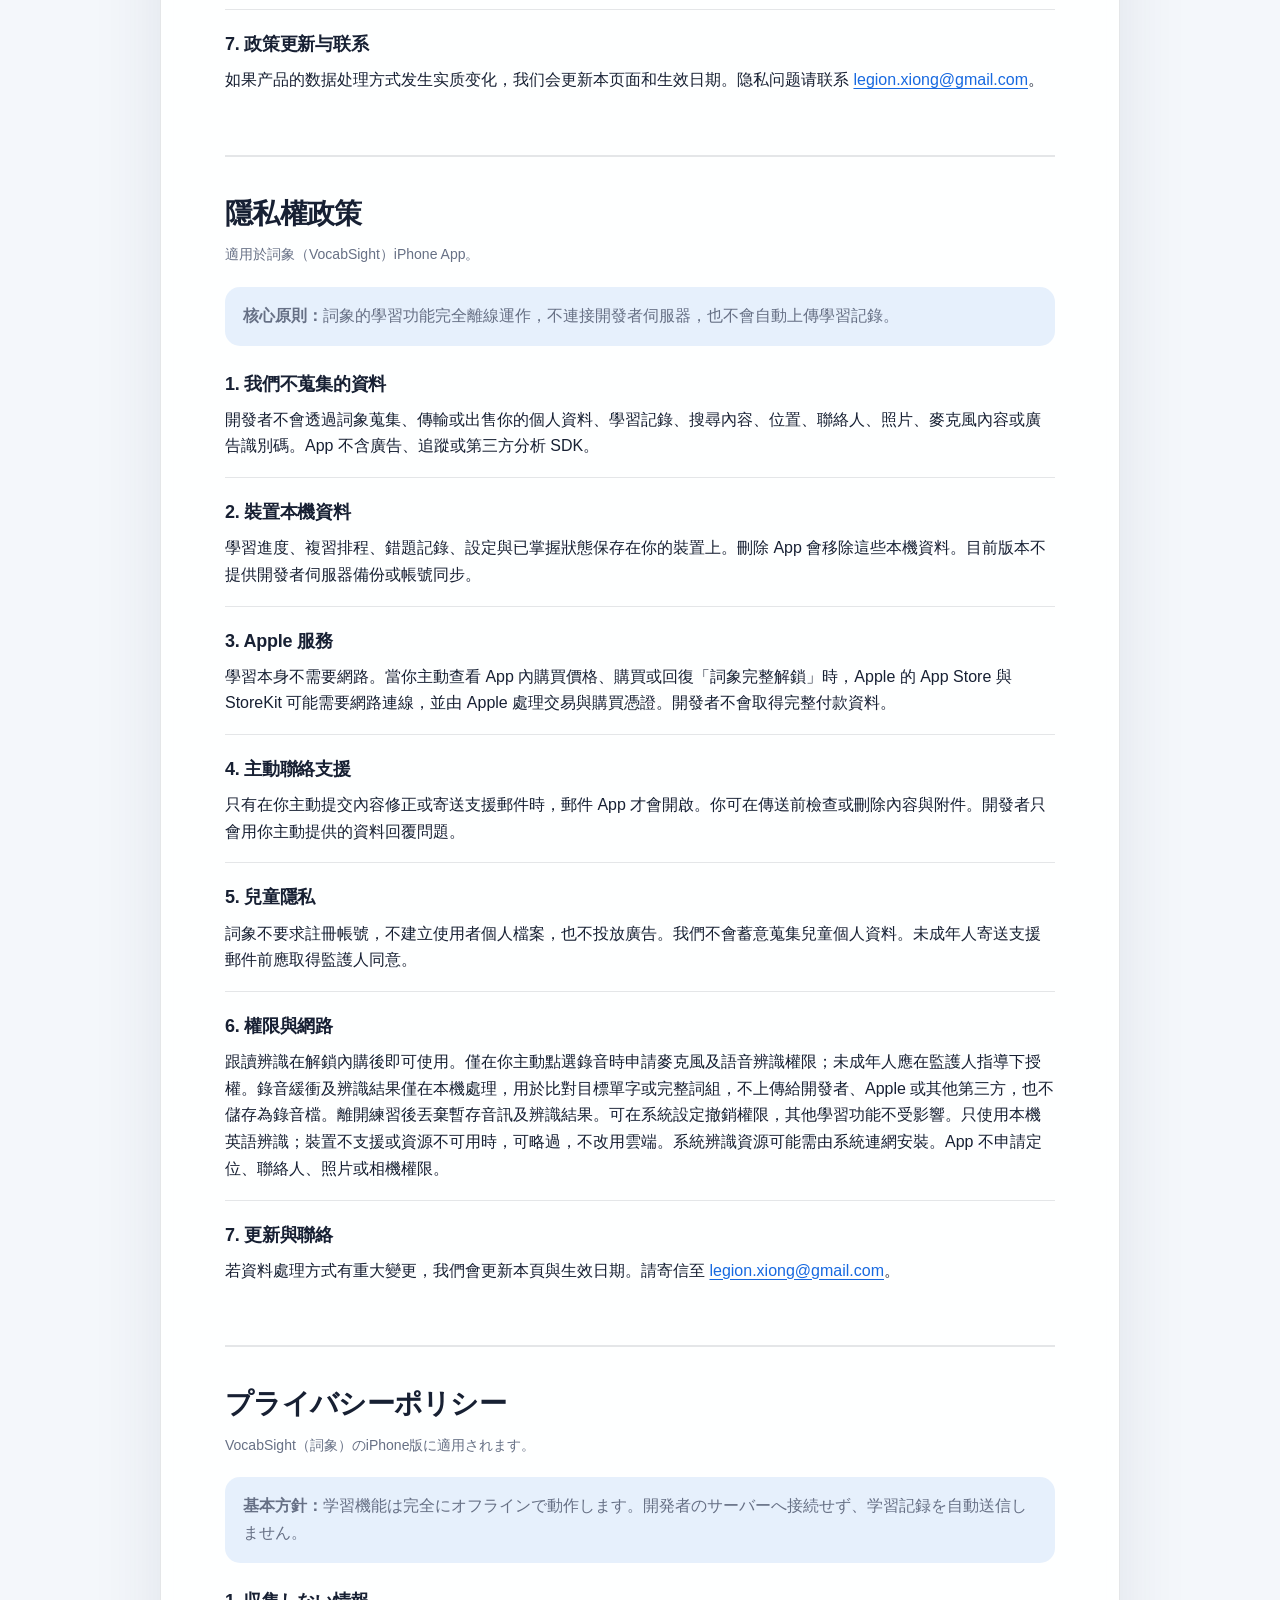
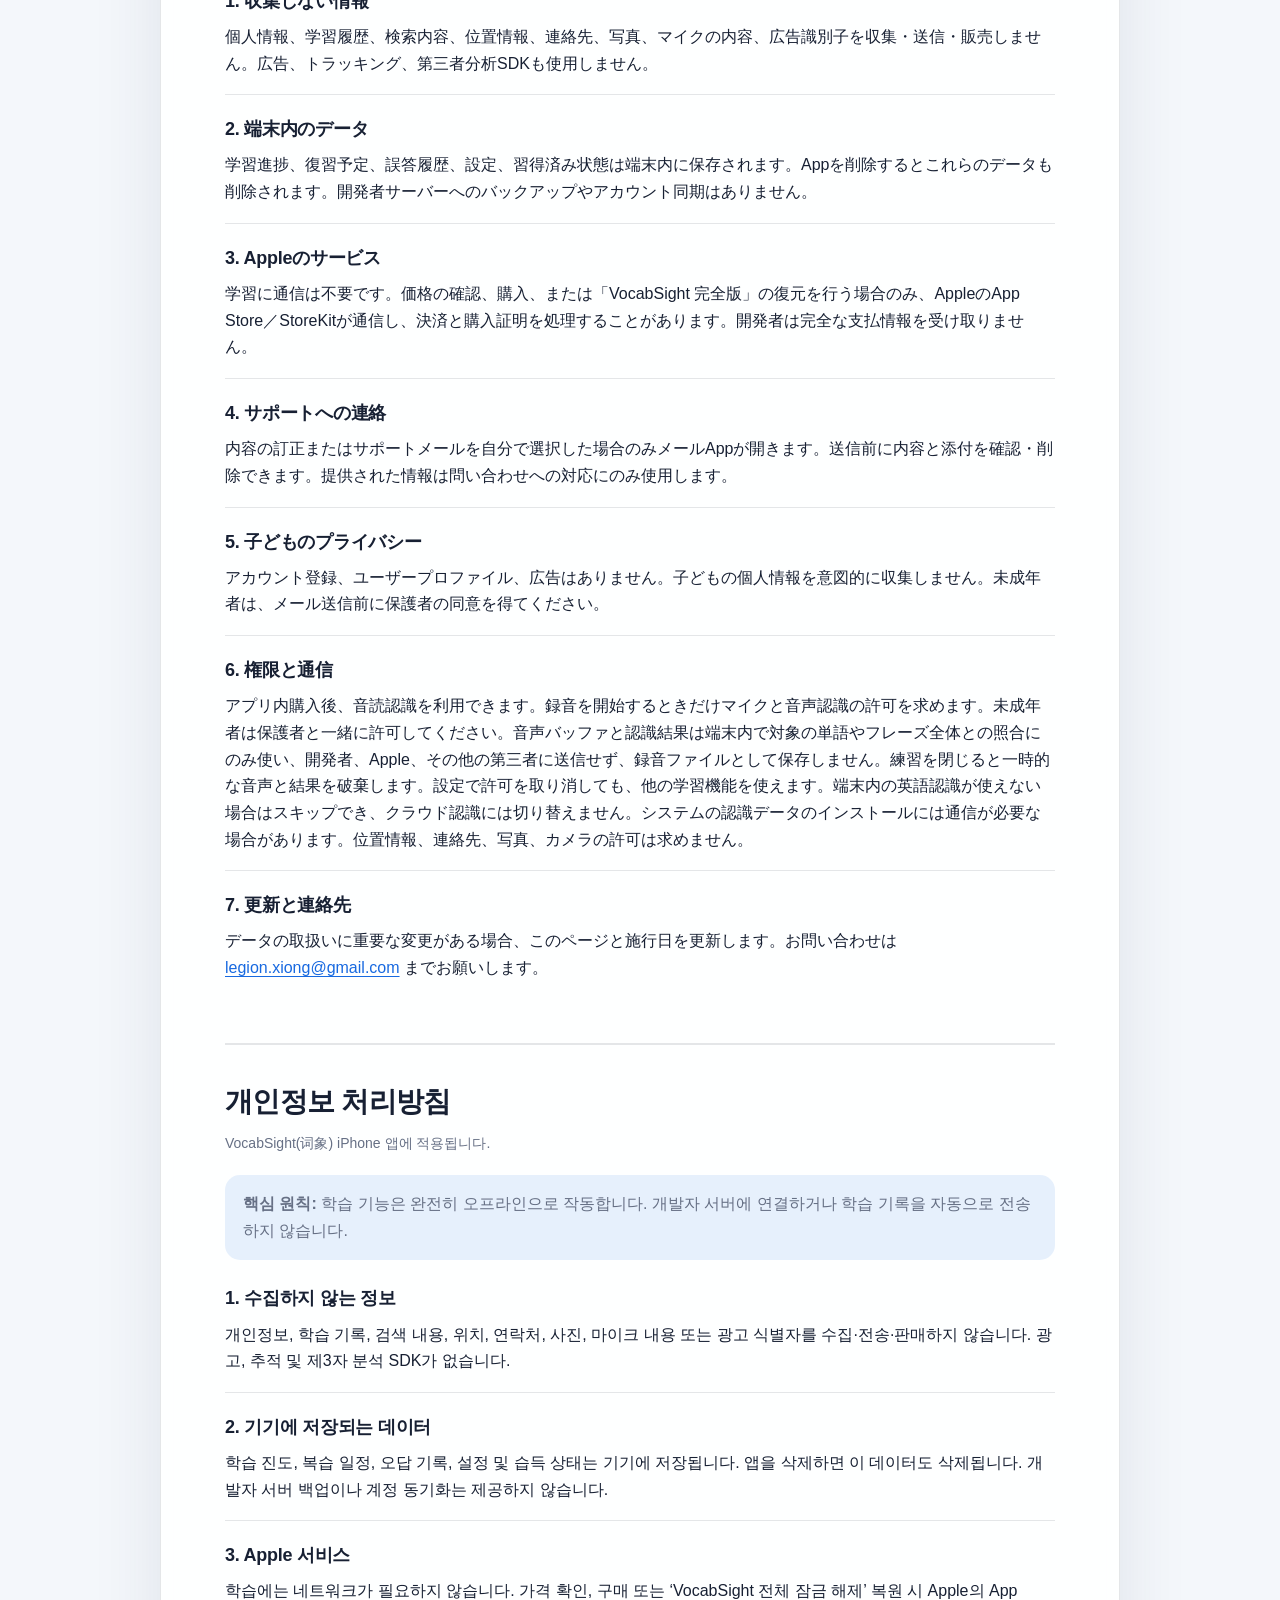
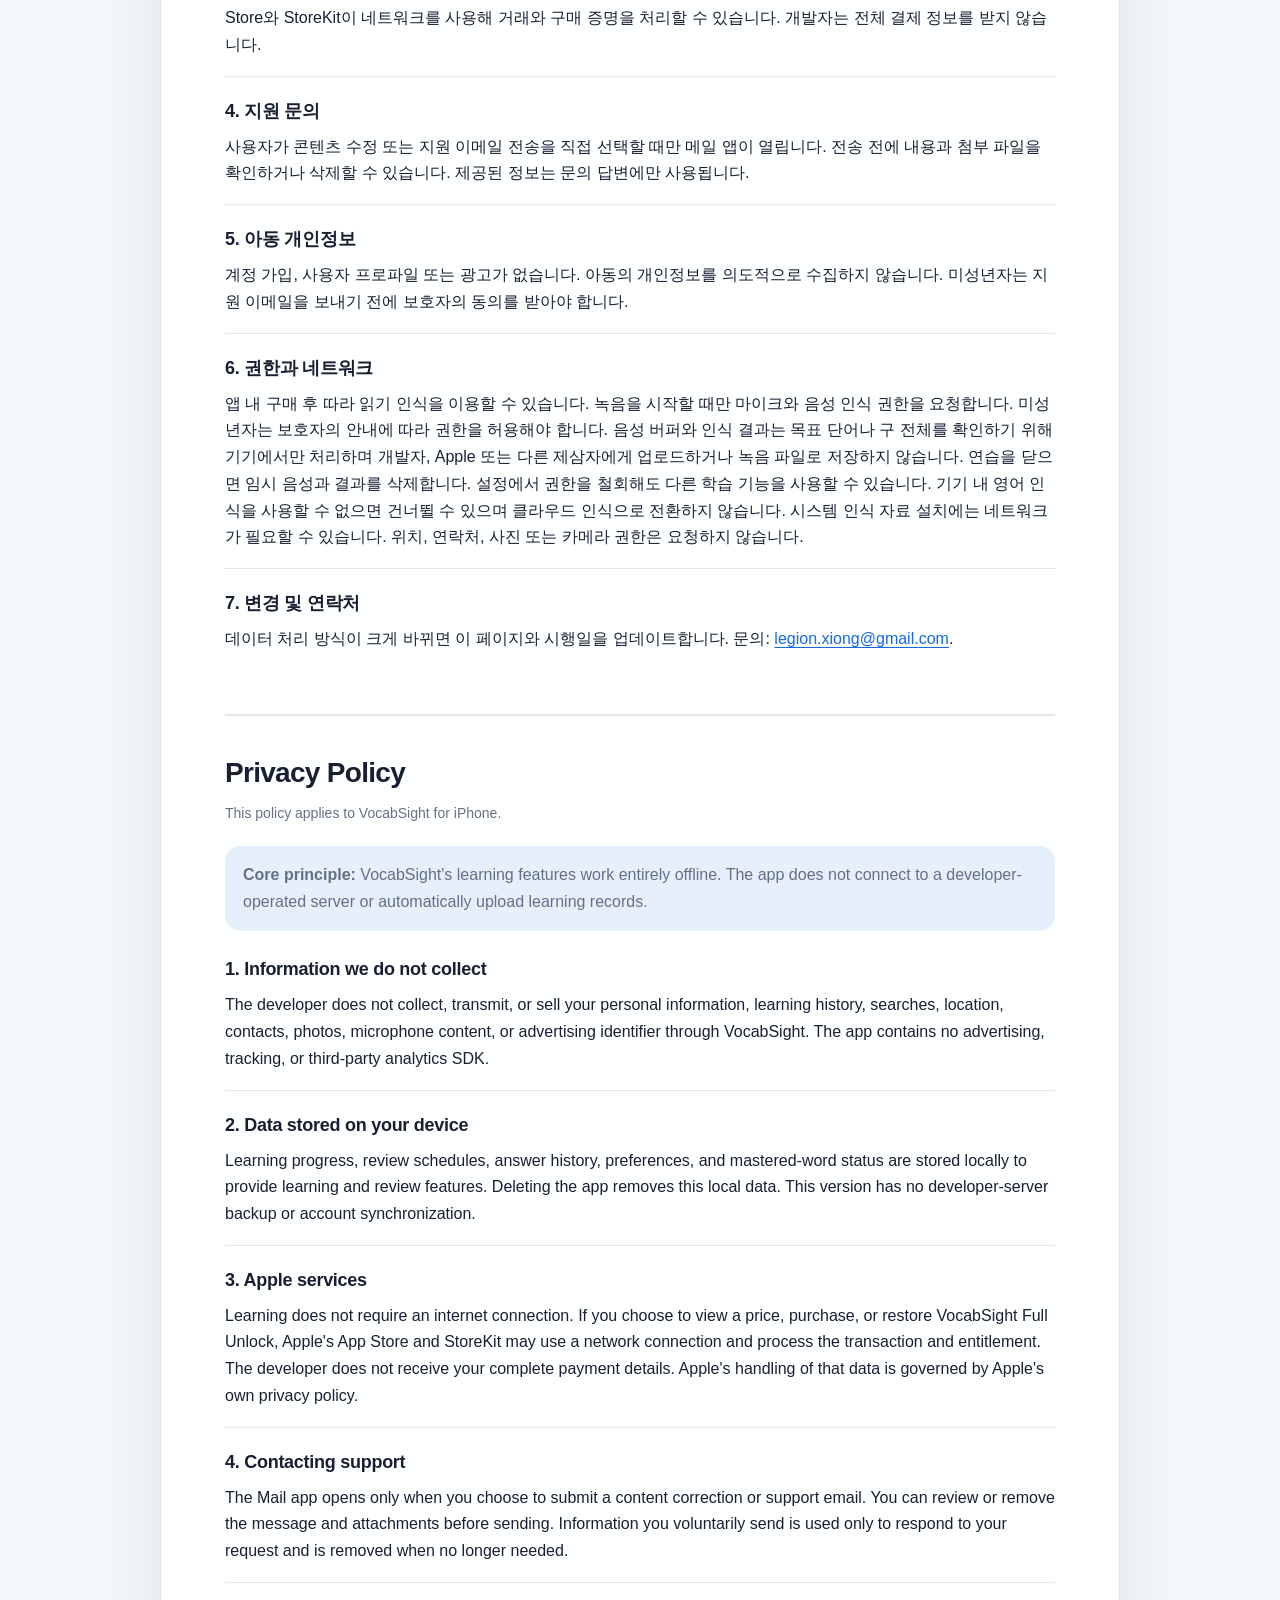
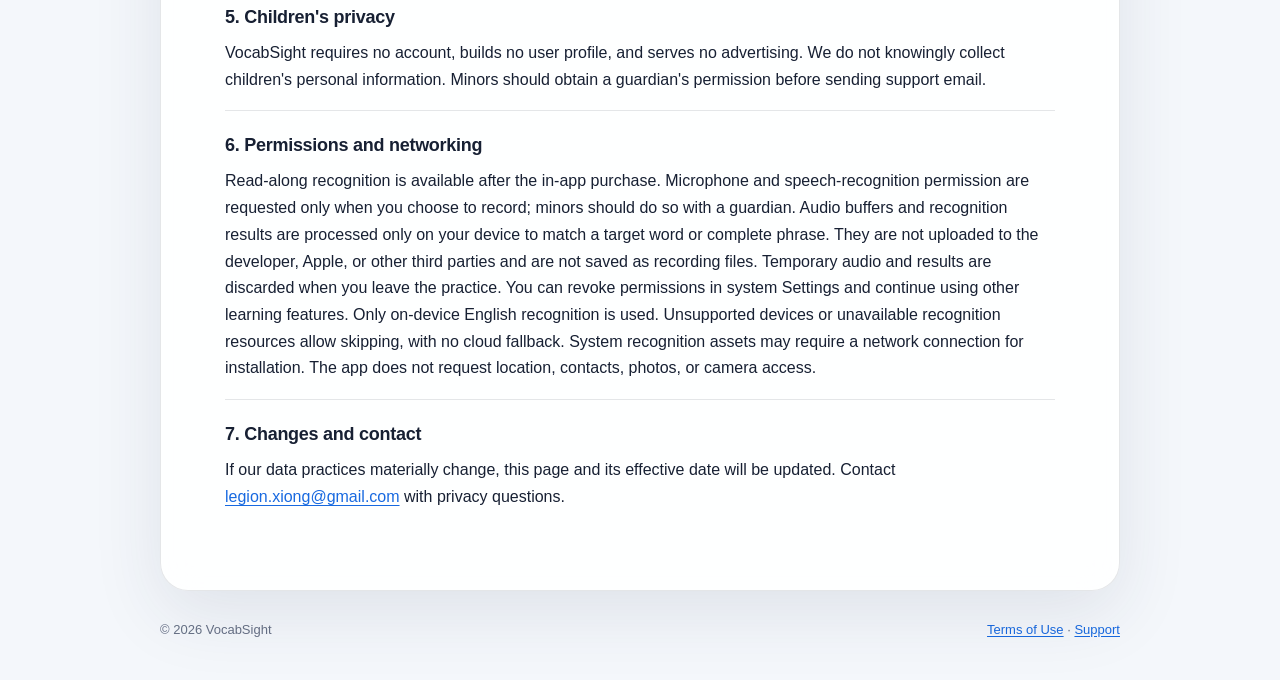
<file: vocabsight/privacy.html>
<!doctype html>
<html lang="en">
<head>
  <meta charset="utf-8">
  <meta name="viewport" content="width=device-width, initial-scale=1">
  <meta name="description" content="VocabSight privacy policy. Learning content and progress remain on your device; VocabSight has no developer-operated server, advertising, tracking, or third-party analytics.">
  <meta name="color-scheme" content="light dark">
  <title>Privacy Policy · VocabSight</title>
  <link rel="canonical" href="https://legionxiong.github.io/vocabsight/privacy.html">
  <link rel="stylesheet" href="/vocabsight/legal.css">
</head>
<body>
  <header class="site-header">
    <a class="brand" href="https://legionxiong.github.io/vocabsight/" aria-label="VocabSight home">
      <span class="brand-mark" aria-hidden="true">V</span>
      <span>VocabSight · 词象</span>
    </a>
    <nav class="nav-links" aria-label="Legal navigation">
      <a href="https://legionxiong.github.io/vocabsight/">Support</a>
      <a href="https://legionxiong.github.io/vocabsight/terms.html">Terms</a>
    </nav>
  </header>

  <main>
    <header class="hero">
      <p class="eyebrow">Privacy by design</p>
      <h1>Privacy Policy</h1>
      <p class="lede">VocabSight is an offline-first vocabulary app. Learning content, pronunciation audio, settings, and study progress are stored on your device. The app has no developer-operated server, advertising, tracking, or third-party analytics.</p>
      <p class="effective-date">Effective date: October 7, 2026</p>
      <nav class="language-links" aria-label="Policy languages">
        <a href="#zh-hans">简体中文</a><a href="#zh-hant">繁體中文</a><a href="#ja">日本語</a><a href="#ko">한국어</a><a href="#en">English</a>
      </nav>
    </header>

    <article class="legal-body">
      <section class="language-section" id="zh-hans" lang="zh-Hans">
        <h2>隐私政策</h2>
        <p class="language-note">适用于词象（VocabSight）iPhone App。</p>
        <p class="offline-note"><strong>核心原则：</strong>词象的学习功能完全离线运行，不连接开发者服务器，也不会自动上传学习记录。</p>
        <section><h3>1. 我们不收集的数据</h3><p>开发者不会通过词象收集、传输或出售你的个人信息、学习记录、搜索内容、设备位置、联系人、照片、麦克风内容或广告标识符。App 不含广告、行为追踪和第三方分析 SDK。</p></section>
        <section><h3>2. 设备本地数据</h3><p>学习进度、复习计划、错题记录、设置和已掌握状态保存在你的设备上，用于提供学习与复习功能。删除 App 会移除这些本地数据。当前版本不提供开发者服务器备份或账户同步。</p></section>
        <section><h3>3. Apple 服务</h3><p>词象本身无需联网即可学习。若你主动查看内购价格、购买或恢复“词象完整解锁”，Apple 的 App Store 与 StoreKit 可能需要网络连接并由 Apple 处理交易及购买凭证。开发者不会收到你的完整付款信息。Apple 对这些数据的处理受 Apple 自身隐私政策约束。</p></section>
        <section><h3>4. 主动联系支持</h3><p>只有当你主动选择提交内容纠错或发送支持邮件时，邮件 App 才会打开。你可以在发送前检查或删除邮件内容和附件。开发者仅使用你主动发送的信息来回复问题，并在不再需要时删除。</p></section>
        <section><h3>5. 儿童隐私</h3><p>词象不会要求注册账户，也不会建立用户画像或投放广告。我们不会有意收集儿童个人信息。未成年人发送支持邮件前应征得监护人同意。</p></section>
        <section><h3>6. 权限与网络</h3><p>跟读识别在解锁内购后即可使用。仅在你主动点击录音时申请麦克风和语音识别权限；未成年人应在监护人指导下授权。录音缓冲及识别结果仅在本机处理，用于匹配目标单词或完整词组，不上传给开发者、Apple 或其他第三方，也不保存为录音文件。退出练习后丢弃临时音频和识别结果。可在系统设置撤销权限，其他学习功能不受影响。只使用本机英语识别；设备不支持或识别资源不可用时，可跳过，不回退到云端。系统识别资源可能需由系统联网安装。App 不申请定位、联系人、照片或相机权限。</p></section>
        <section><h3>7. 政策更新与联系</h3><p>如果产品的数据处理方式发生实质变化，我们会更新本页面和生效日期。隐私问题请联系 <a href="mailto:legion.xiong@gmail.com?subject=VocabSight%20Privacy">legion.xiong@gmail.com</a>。</p></section>
      </section>

      <section class="language-section" id="zh-hant" lang="zh-Hant">
        <h2>隱私權政策</h2>
        <p class="language-note">適用於詞象（VocabSight）iPhone App。</p>
        <p class="offline-note"><strong>核心原則：</strong>詞象的學習功能完全離線運作，不連接開發者伺服器，也不會自動上傳學習記錄。</p>
        <section><h3>1. 我們不蒐集的資料</h3><p>開發者不會透過詞象蒐集、傳輸或出售你的個人資料、學習記錄、搜尋內容、位置、聯絡人、照片、麥克風內容或廣告識別碼。App 不含廣告、追蹤或第三方分析 SDK。</p></section>
        <section><h3>2. 裝置本機資料</h3><p>學習進度、複習排程、錯題記錄、設定與已掌握狀態保存在你的裝置上。刪除 App 會移除這些本機資料。目前版本不提供開發者伺服器備份或帳號同步。</p></section>
        <section><h3>3. Apple 服務</h3><p>學習本身不需要網路。當你主動查看 App 內購買價格、購買或回復「詞象完整解鎖」時，Apple 的 App Store 與 StoreKit 可能需要網路連線，並由 Apple 處理交易與購買憑證。開發者不會取得完整付款資料。</p></section>
        <section><h3>4. 主動聯絡支援</h3><p>只有在你主動提交內容修正或寄送支援郵件時，郵件 App 才會開啟。你可在傳送前檢查或刪除內容與附件。開發者只會用你主動提供的資料回覆問題。</p></section>
        <section><h3>5. 兒童隱私</h3><p>詞象不要求註冊帳號，不建立使用者個人檔案，也不投放廣告。我們不會蓄意蒐集兒童個人資料。未成年人寄送支援郵件前應取得監護人同意。</p></section>
        <section><h3>6. 權限與網路</h3><p>跟讀辨識在解鎖內購後即可使用。僅在你主動點選錄音時申請麥克風及語音辨識權限；未成年人應在監護人指導下授權。錄音緩衝及辨識結果僅在本機處理，用於比對目標單字或完整詞組，不上傳給開發者、Apple 或其他第三方，也不儲存為錄音檔。離開練習後丟棄暫存音訊及辨識結果。可在系統設定撤銷權限，其他學習功能不受影響。只使用本機英語辨識；裝置不支援或資源不可用時，可略過，不改用雲端。系統辨識資源可能需由系統連網安裝。App 不申請定位、聯絡人、照片或相機權限。</p></section>
        <section><h3>7. 更新與聯絡</h3><p>若資料處理方式有重大變更，我們會更新本頁與生效日期。請寄信至 <a href="mailto:legion.xiong@gmail.com?subject=VocabSight%20Privacy">legion.xiong@gmail.com</a>。</p></section>
      </section>

      <section class="language-section" id="ja" lang="ja">
        <h2>プライバシーポリシー</h2>
        <p class="language-note">VocabSight（詞象）のiPhone版に適用されます。</p>
        <p class="offline-note"><strong>基本方針：</strong>学習機能は完全にオフラインで動作します。開発者のサーバーへ接続せず、学習記録を自動送信しません。</p>
        <section><h3>1. 収集しない情報</h3><p>個人情報、学習履歴、検索内容、位置情報、連絡先、写真、マイクの内容、広告識別子を収集・送信・販売しません。広告、トラッキング、第三者分析SDKも使用しません。</p></section>
        <section><h3>2. 端末内のデータ</h3><p>学習進捗、復習予定、誤答履歴、設定、習得済み状態は端末内に保存されます。Appを削除するとこれらのデータも削除されます。開発者サーバーへのバックアップやアカウント同期はありません。</p></section>
        <section><h3>3. Appleのサービス</h3><p>学習に通信は不要です。価格の確認、購入、または「VocabSight 完全版」の復元を行う場合のみ、AppleのApp Store／StoreKitが通信し、決済と購入証明を処理することがあります。開発者は完全な支払情報を受け取りません。</p></section>
        <section><h3>4. サポートへの連絡</h3><p>内容の訂正またはサポートメールを自分で選択した場合のみメールAppが開きます。送信前に内容と添付を確認・削除できます。提供された情報は問い合わせへの対応にのみ使用します。</p></section>
        <section><h3>5. 子どものプライバシー</h3><p>アカウント登録、ユーザープロファイル、広告はありません。子どもの個人情報を意図的に収集しません。未成年者は、メール送信前に保護者の同意を得てください。</p></section>
        <section><h3>6. 権限と通信</h3><p>アプリ内購入後、音読認識を利用できます。録音を開始するときだけマイクと音声認識の許可を求めます。未成年者は保護者と一緒に許可してください。音声バッファと認識結果は端末内で対象の単語やフレーズ全体との照合にのみ使い、開発者、Apple、その他の第三者に送信せず、録音ファイルとして保存しません。練習を閉じると一時的な音声と結果を破棄します。設定で許可を取り消しても、他の学習機能を使えます。端末内の英語認識が使えない場合はスキップでき、クラウド認識には切り替えません。システムの認識データのインストールには通信が必要な場合があります。位置情報、連絡先、写真、カメラの許可は求めません。</p></section>
        <section><h3>7. 更新と連絡先</h3><p>データの取扱いに重要な変更がある場合、このページと施行日を更新します。お問い合わせは <a href="mailto:legion.xiong@gmail.com?subject=VocabSight%20Privacy">legion.xiong@gmail.com</a> までお願いします。</p></section>
      </section>

      <section class="language-section" id="ko" lang="ko">
        <h2>개인정보 처리방침</h2>
        <p class="language-note">VocabSight(词象) iPhone 앱에 적용됩니다.</p>
        <p class="offline-note"><strong>핵심 원칙:</strong> 학습 기능은 완전히 오프라인으로 작동합니다. 개발자 서버에 연결하거나 학습 기록을 자동으로 전송하지 않습니다.</p>
        <section><h3>1. 수집하지 않는 정보</h3><p>개인정보, 학습 기록, 검색 내용, 위치, 연락처, 사진, 마이크 내용 또는 광고 식별자를 수집·전송·판매하지 않습니다. 광고, 추적 및 제3자 분석 SDK가 없습니다.</p></section>
        <section><h3>2. 기기에 저장되는 데이터</h3><p>학습 진도, 복습 일정, 오답 기록, 설정 및 습득 상태는 기기에 저장됩니다. 앱을 삭제하면 이 데이터도 삭제됩니다. 개발자 서버 백업이나 계정 동기화는 제공하지 않습니다.</p></section>
        <section><h3>3. Apple 서비스</h3><p>학습에는 네트워크가 필요하지 않습니다. 가격 확인, 구매 또는 ‘VocabSight 전체 잠금 해제’ 복원 시 Apple의 App Store와 StoreKit이 네트워크를 사용해 거래와 구매 증명을 처리할 수 있습니다. 개발자는 전체 결제 정보를 받지 않습니다.</p></section>
        <section><h3>4. 지원 문의</h3><p>사용자가 콘텐츠 수정 또는 지원 이메일 전송을 직접 선택할 때만 메일 앱이 열립니다. 전송 전에 내용과 첨부 파일을 확인하거나 삭제할 수 있습니다. 제공된 정보는 문의 답변에만 사용됩니다.</p></section>
        <section><h3>5. 아동 개인정보</h3><p>계정 가입, 사용자 프로파일 또는 광고가 없습니다. 아동의 개인정보를 의도적으로 수집하지 않습니다. 미성년자는 지원 이메일을 보내기 전에 보호자의 동의를 받아야 합니다.</p></section>
        <section><h3>6. 권한과 네트워크</h3><p>앱 내 구매 후 따라 읽기 인식을 이용할 수 있습니다. 녹음을 시작할 때만 마이크와 음성 인식 권한을 요청합니다. 미성년자는 보호자의 안내에 따라 권한을 허용해야 합니다. 음성 버퍼와 인식 결과는 목표 단어나 구 전체를 확인하기 위해 기기에서만 처리하며 개발자, Apple 또는 다른 제삼자에게 업로드하거나 녹음 파일로 저장하지 않습니다. 연습을 닫으면 임시 음성과 결과를 삭제합니다. 설정에서 권한을 철회해도 다른 학습 기능을 사용할 수 있습니다. 기기 내 영어 인식을 사용할 수 없으면 건너뛸 수 있으며 클라우드 인식으로 전환하지 않습니다. 시스템 인식 자료 설치에는 네트워크가 필요할 수 있습니다. 위치, 연락처, 사진 또는 카메라 권한은 요청하지 않습니다.</p></section>
        <section><h3>7. 변경 및 연락처</h3><p>데이터 처리 방식이 크게 바뀌면 이 페이지와 시행일을 업데이트합니다. 문의: <a href="mailto:legion.xiong@gmail.com?subject=VocabSight%20Privacy">legion.xiong@gmail.com</a>.</p></section>
      </section>

      <section class="language-section" id="en" lang="en">
        <h2>Privacy Policy</h2>
        <p class="language-note">This policy applies to VocabSight for iPhone.</p>
        <p class="offline-note"><strong>Core principle:</strong> VocabSight's learning features work entirely offline. The app does not connect to a developer-operated server or automatically upload learning records.</p>
        <section><h3>1. Information we do not collect</h3><p>The developer does not collect, transmit, or sell your personal information, learning history, searches, location, contacts, photos, microphone content, or advertising identifier through VocabSight. The app contains no advertising, tracking, or third-party analytics SDK.</p></section>
        <section><h3>2. Data stored on your device</h3><p>Learning progress, review schedules, answer history, preferences, and mastered-word status are stored locally to provide learning and review features. Deleting the app removes this local data. This version has no developer-server backup or account synchronization.</p></section>
        <section><h3>3. Apple services</h3><p>Learning does not require an internet connection. If you choose to view a price, purchase, or restore VocabSight Full Unlock, Apple's App Store and StoreKit may use a network connection and process the transaction and entitlement. The developer does not receive your complete payment details. Apple's handling of that data is governed by Apple's own privacy policy.</p></section>
        <section><h3>4. Contacting support</h3><p>The Mail app opens only when you choose to submit a content correction or support email. You can review or remove the message and attachments before sending. Information you voluntarily send is used only to respond to your request and is removed when no longer needed.</p></section>
        <section><h3>5. Children's privacy</h3><p>VocabSight requires no account, builds no user profile, and serves no advertising. We do not knowingly collect children's personal information. Minors should obtain a guardian's permission before sending support email.</p></section>
        <section><h3>6. Permissions and networking</h3><p>Read-along recognition is available after the in-app purchase. Microphone and speech-recognition permission are requested only when you choose to record; minors should do so with a guardian. Audio buffers and recognition results are processed only on your device to match a target word or complete phrase. They are not uploaded to the developer, Apple, or other third parties and are not saved as recording files. Temporary audio and results are discarded when you leave the practice. You can revoke permissions in system Settings and continue using other learning features. Only on-device English recognition is used. Unsupported devices or unavailable recognition resources allow skipping, with no cloud fallback. System recognition assets may require a network connection for installation. The app does not request location, contacts, photos, or camera access.</p></section>
        <section><h3>7. Changes and contact</h3><p>If our data practices materially change, this page and its effective date will be updated. Contact <a href="mailto:legion.xiong@gmail.com?subject=VocabSight%20Privacy">legion.xiong@gmail.com</a> with privacy questions.</p></section>
      </section>
    </article>
  </main>

  <footer class="site-footer"><p>© 2026 VocabSight</p><p><a href="https://legionxiong.github.io/vocabsight/terms.html">Terms of Use</a> · <a href="mailto:legion.xiong@gmail.com?subject=VocabSight%20Support">Support</a></p></footer>
</body>
</html>
</file>
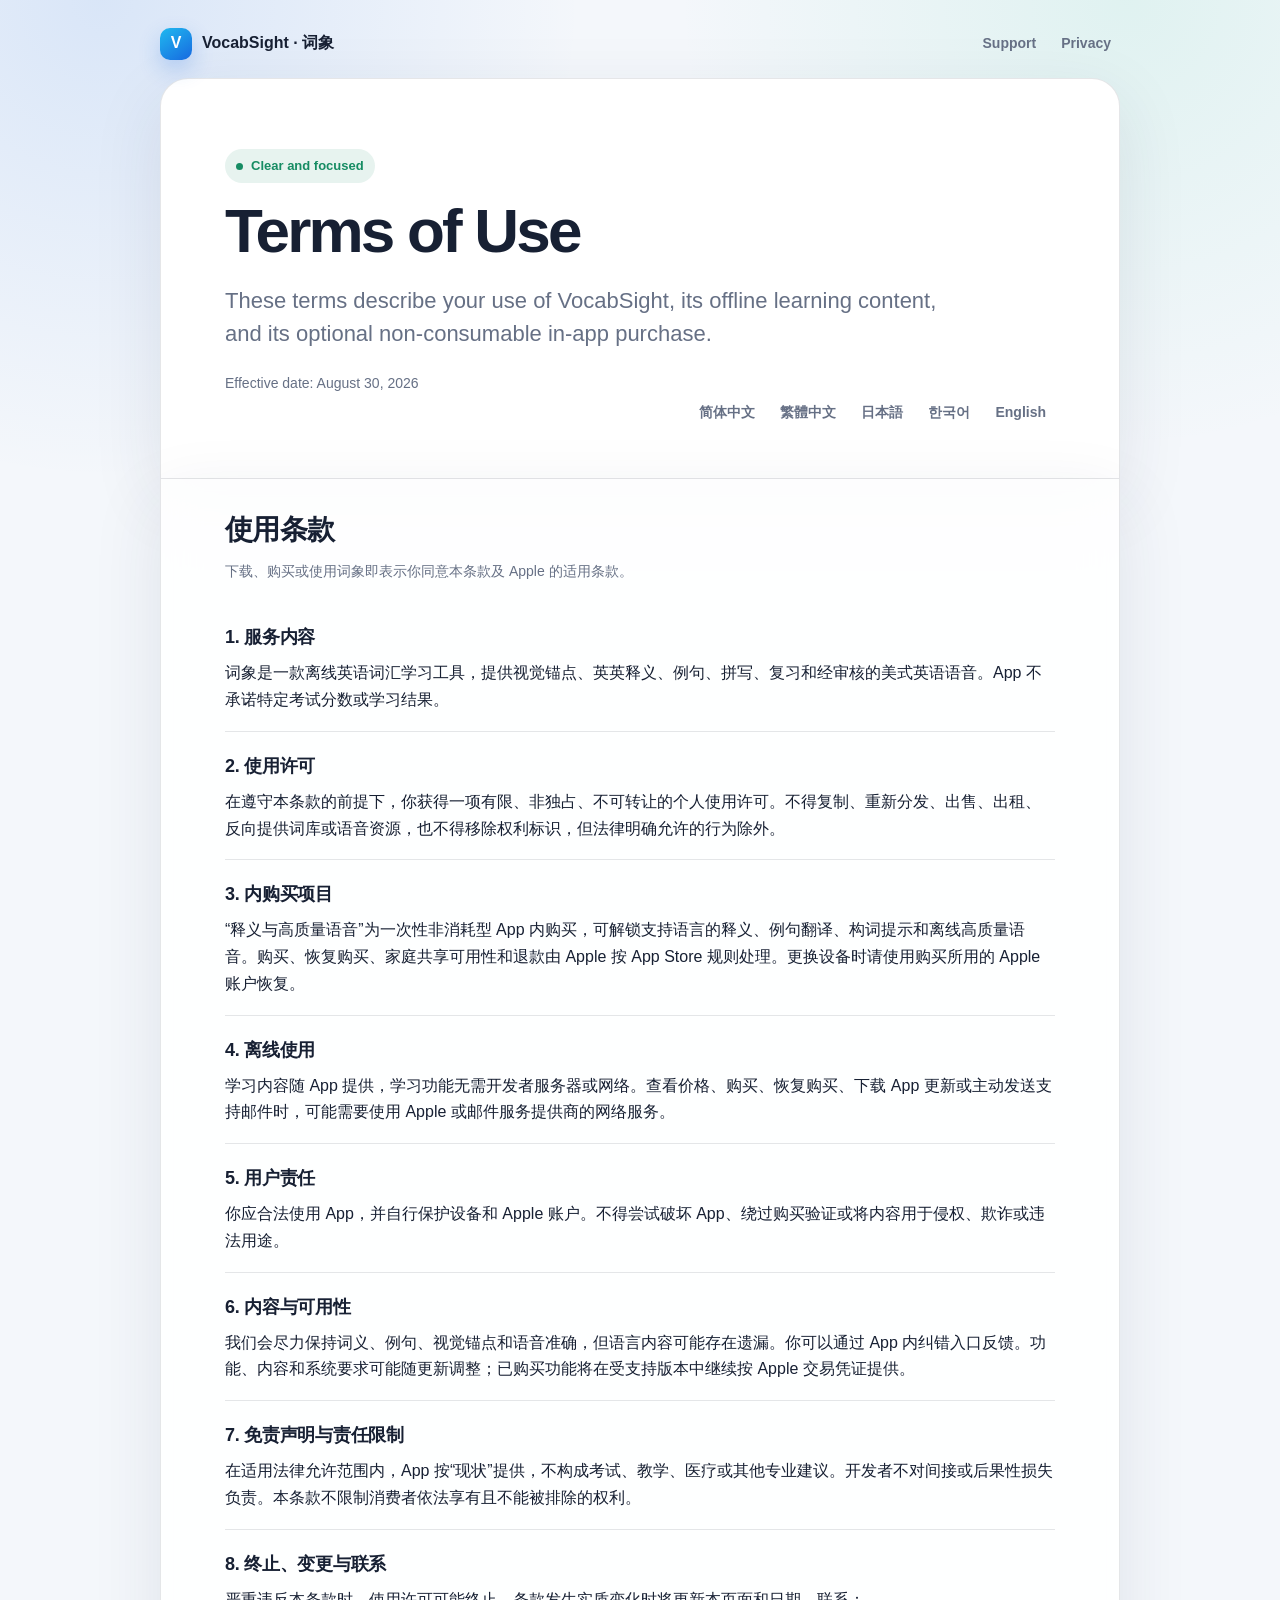
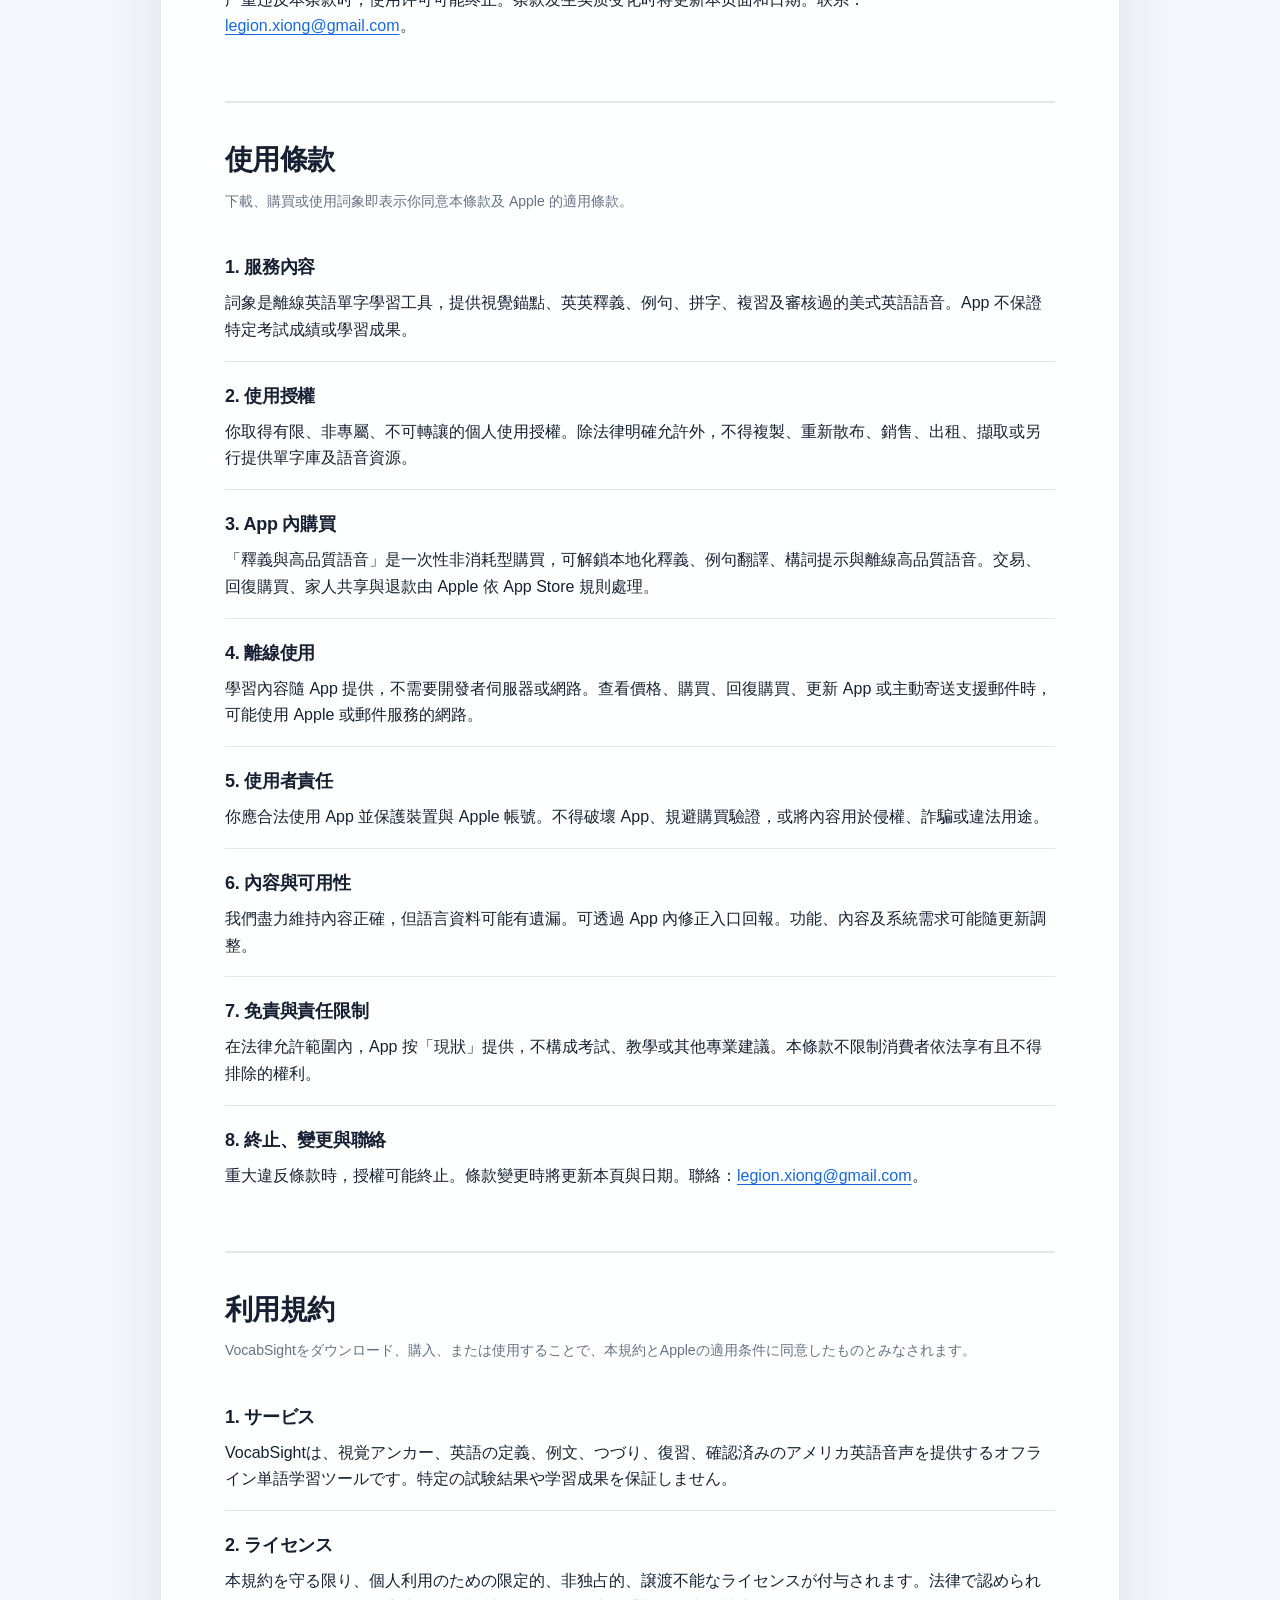
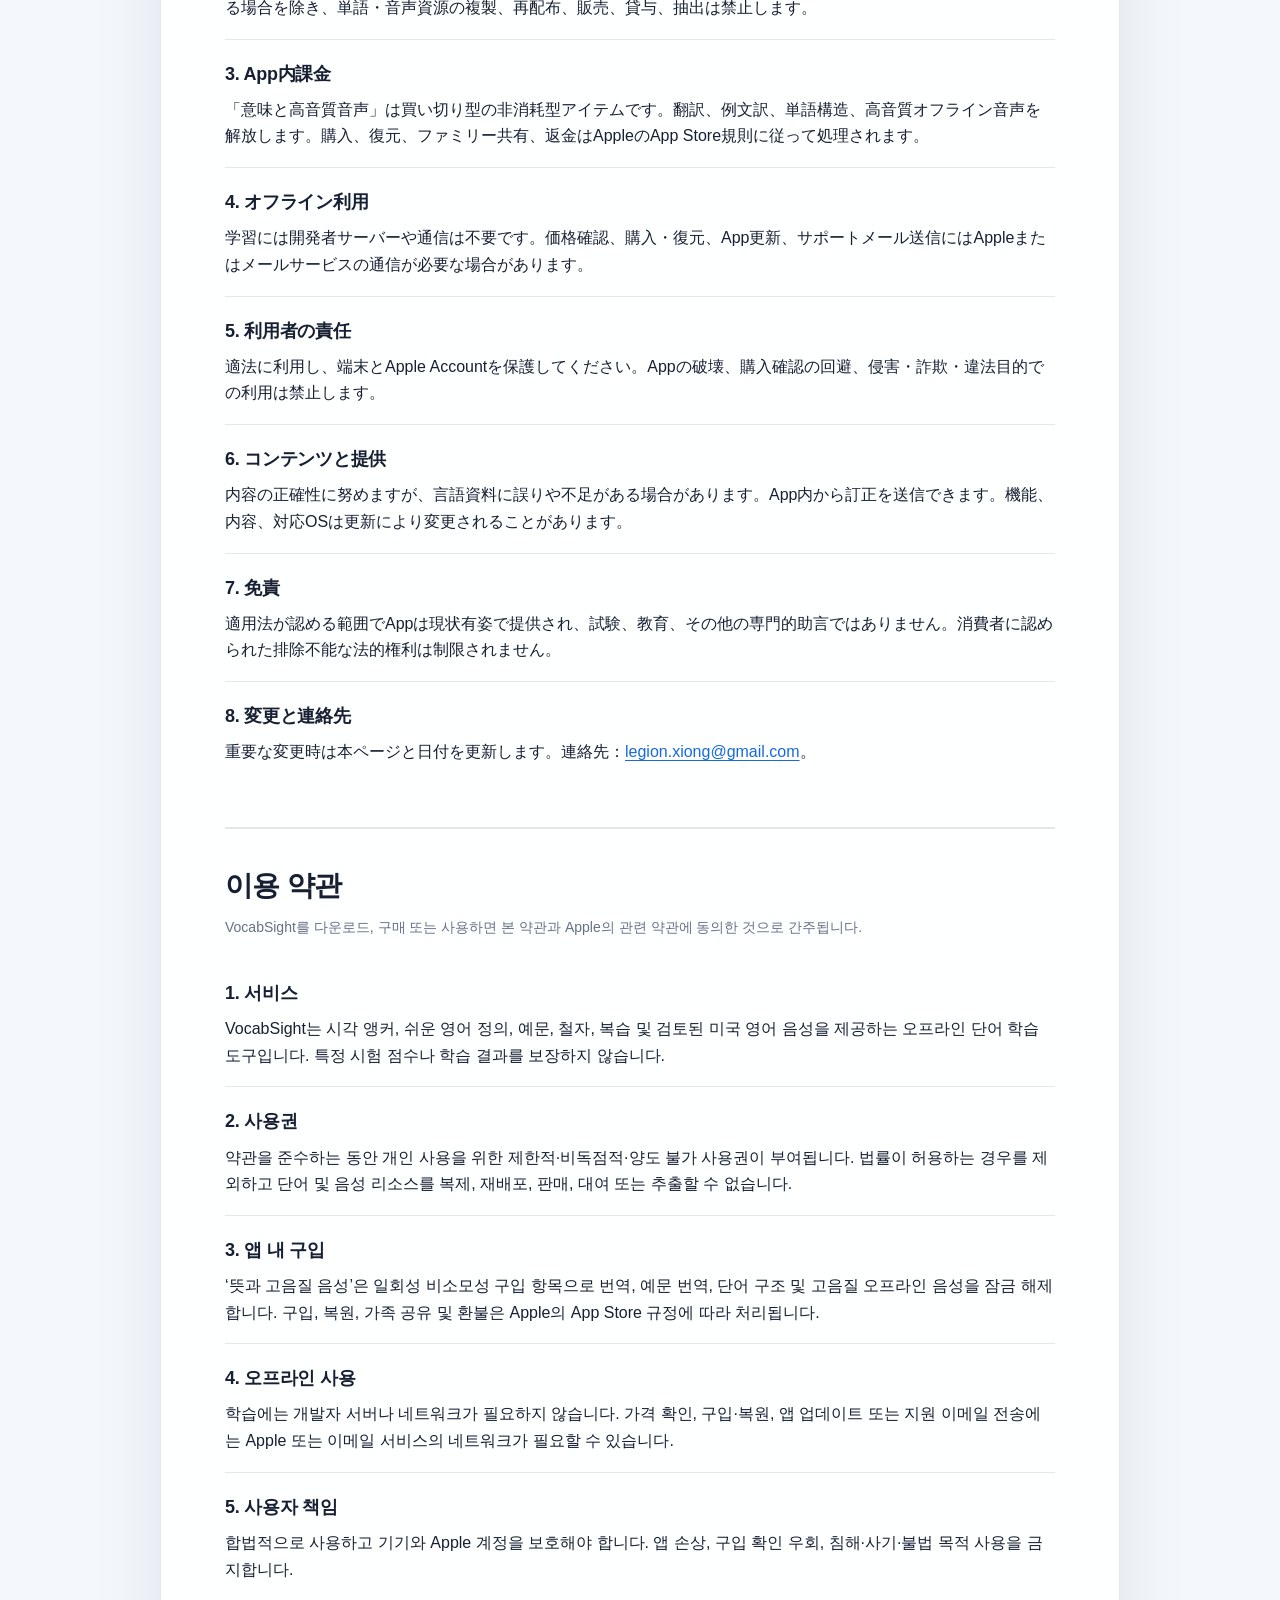
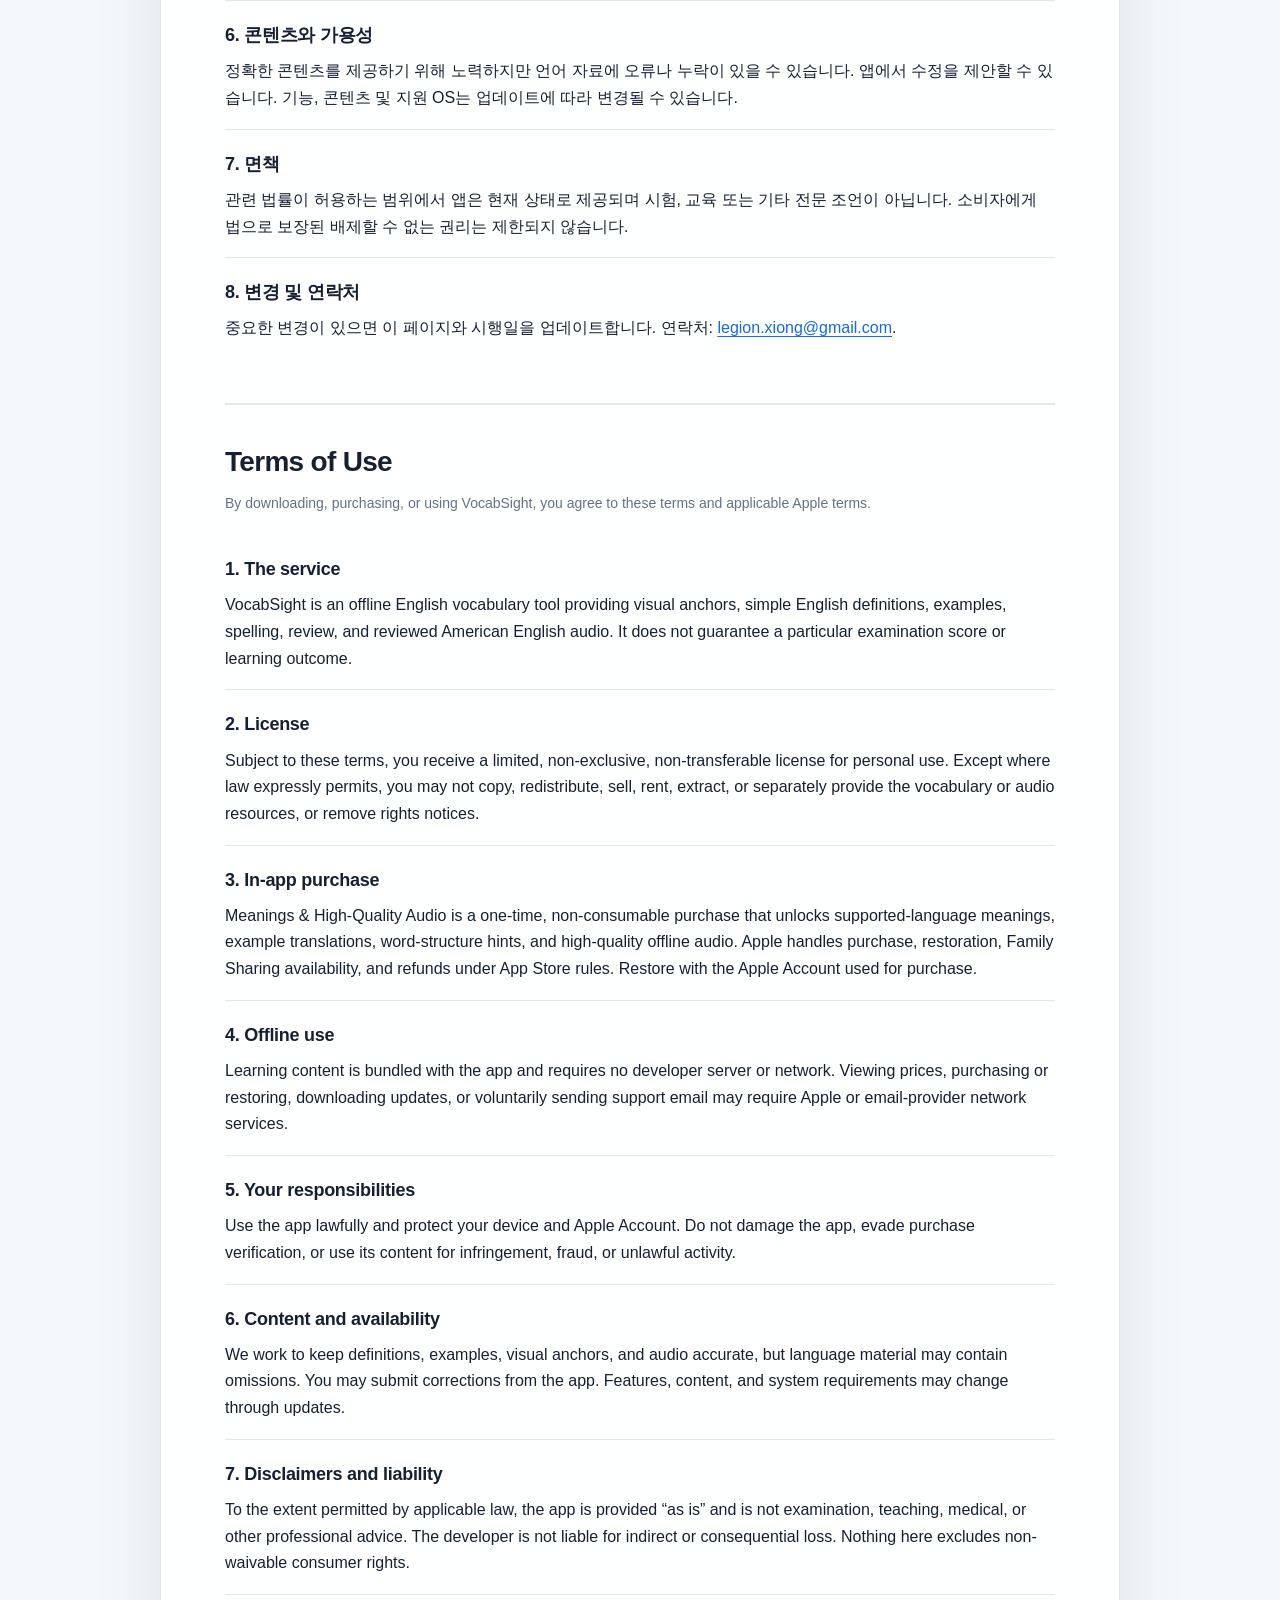
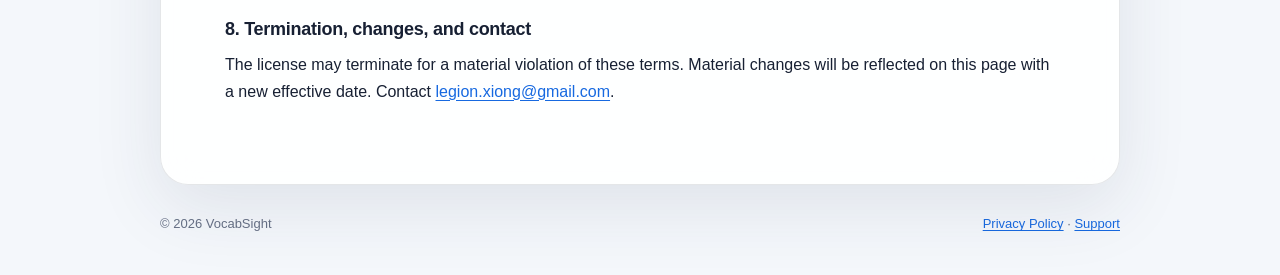
<file: vocabsight/terms.html>
<!doctype html>
<html lang="en">
<head>
  <meta charset="utf-8">
  <meta name="viewport" content="width=device-width, initial-scale=1">
  <meta name="description" content="VocabSight terms of use for the offline English vocabulary learning app and its non-consumable in-app purchase.">
  <meta name="color-scheme" content="light dark">
  <title>Terms of Use · VocabSight</title>
  <link rel="canonical" href="https://legionxiong.github.io/vocabsight/terms.html">
  <link rel="stylesheet" href="/vocabsight/legal.css">
</head>
<body>
  <header class="site-header">
    <a class="brand" href="/vocabsight/" aria-label="VocabSight home"><span class="brand-mark" aria-hidden="true">V</span><span>VocabSight · 词象</span></a>
    <nav class="nav-links" aria-label="Legal navigation"><a href="/vocabsight/">Support</a><a href="/vocabsight/privacy.html">Privacy</a></nav>
  </header>

  <main>
    <header class="hero">
      <p class="eyebrow">Clear and focused</p>
      <h1>Terms of Use</h1>
      <p class="lede">These terms describe your use of VocabSight, its offline learning content, and its optional non-consumable in-app purchase.</p>
      <p class="effective-date">Effective date: August 30, 2026</p>
      <nav class="language-links" aria-label="Terms languages"><a href="#zh-hans">简体中文</a><a href="#zh-hant">繁體中文</a><a href="#ja">日本語</a><a href="#ko">한국어</a><a href="#en">English</a></nav>
    </header>

    <article class="legal-body">
      <section class="language-section" id="zh-hans" lang="zh-Hans">
        <h2>使用条款</h2><p class="language-note">下载、购买或使用词象即表示你同意本条款及 Apple 的适用条款。</p>
        <section><h3>1. 服务内容</h3><p>词象是一款离线英语词汇学习工具，提供视觉锚点、英英释义、例句、拼写、复习和经审核的美式英语语音。App 不承诺特定考试分数或学习结果。</p></section>
        <section><h3>2. 使用许可</h3><p>在遵守本条款的前提下，你获得一项有限、非独占、不可转让的个人使用许可。不得复制、重新分发、出售、出租、反向提供词库或语音资源，也不得移除权利标识，但法律明确允许的行为除外。</p></section>
        <section><h3>3. 内购买项目</h3><p>“释义与高质量语音”为一次性非消耗型 App 内购买，可解锁支持语言的释义、例句翻译、构词提示和离线高质量语音。购买、恢复购买、家庭共享可用性和退款由 Apple 按 App Store 规则处理。更换设备时请使用购买所用的 Apple 账户恢复。</p></section>
        <section><h3>4. 离线使用</h3><p>学习内容随 App 提供，学习功能无需开发者服务器或网络。查看价格、购买、恢复购买、下载 App 更新或主动发送支持邮件时，可能需要使用 Apple 或邮件服务提供商的网络服务。</p></section>
        <section><h3>5. 用户责任</h3><p>你应合法使用 App，并自行保护设备和 Apple 账户。不得尝试破坏 App、绕过购买验证或将内容用于侵权、欺诈或违法用途。</p></section>
        <section><h3>6. 内容与可用性</h3><p>我们会尽力保持词义、例句、视觉锚点和语音准确，但语言内容可能存在遗漏。你可以通过 App 内纠错入口反馈。功能、内容和系统要求可能随更新调整；已购买功能将在受支持版本中继续按 Apple 交易凭证提供。</p></section>
        <section><h3>7. 免责声明与责任限制</h3><p>在适用法律允许范围内，App 按“现状”提供，不构成考试、教学、医疗或其他专业建议。开发者不对间接或后果性损失负责。本条款不限制消费者依法享有且不能被排除的权利。</p></section>
        <section><h3>8. 终止、变更与联系</h3><p>严重违反本条款时，使用许可可能终止。条款发生实质变化时将更新本页面和日期。联系：<a href="mailto:legion.xiong@gmail.com?subject=VocabSight%20Terms">legion.xiong@gmail.com</a>。</p></section>
      </section>

      <section class="language-section" id="zh-hant" lang="zh-Hant">
        <h2>使用條款</h2><p class="language-note">下載、購買或使用詞象即表示你同意本條款及 Apple 的適用條款。</p>
        <section><h3>1. 服務內容</h3><p>詞象是離線英語單字學習工具，提供視覺錨點、英英釋義、例句、拼字、複習及審核過的美式英語語音。App 不保證特定考試成績或學習成果。</p></section>
        <section><h3>2. 使用授權</h3><p>你取得有限、非專屬、不可轉讓的個人使用授權。除法律明確允許外，不得複製、重新散布、銷售、出租、擷取或另行提供單字庫及語音資源。</p></section>
        <section><h3>3. App 內購買</h3><p>「釋義與高品質語音」是一次性非消耗型購買，可解鎖本地化釋義、例句翻譯、構詞提示與離線高品質語音。交易、回復購買、家人共享與退款由 Apple 依 App Store 規則處理。</p></section>
        <section><h3>4. 離線使用</h3><p>學習內容隨 App 提供，不需要開發者伺服器或網路。查看價格、購買、回復購買、更新 App 或主動寄送支援郵件時，可能使用 Apple 或郵件服務的網路。</p></section>
        <section><h3>5. 使用者責任</h3><p>你應合法使用 App 並保護裝置與 Apple 帳號。不得破壞 App、規避購買驗證，或將內容用於侵權、詐騙或違法用途。</p></section>
        <section><h3>6. 內容與可用性</h3><p>我們盡力維持內容正確，但語言資料可能有遺漏。可透過 App 內修正入口回報。功能、內容及系統需求可能隨更新調整。</p></section>
        <section><h3>7. 免責與責任限制</h3><p>在法律允許範圍內，App 按「現狀」提供，不構成考試、教學或其他專業建議。本條款不限制消費者依法享有且不得排除的權利。</p></section>
        <section><h3>8. 終止、變更與聯絡</h3><p>重大違反條款時，授權可能終止。條款變更時將更新本頁與日期。聯絡：<a href="mailto:legion.xiong@gmail.com?subject=VocabSight%20Terms">legion.xiong@gmail.com</a>。</p></section>
      </section>

      <section class="language-section" id="ja" lang="ja">
        <h2>利用規約</h2><p class="language-note">VocabSightをダウンロード、購入、または使用することで、本規約とAppleの適用条件に同意したものとみなされます。</p>
        <section><h3>1. サービス</h3><p>VocabSightは、視覚アンカー、英語の定義、例文、つづり、復習、確認済みのアメリカ英語音声を提供するオフライン単語学習ツールです。特定の試験結果や学習成果を保証しません。</p></section>
        <section><h3>2. ライセンス</h3><p>本規約を守る限り、個人利用のための限定的、非独占的、譲渡不能なライセンスが付与されます。法律で認められる場合を除き、単語・音声資源の複製、再配布、販売、貸与、抽出は禁止します。</p></section>
        <section><h3>3. App内課金</h3><p>「意味と高音質音声」は買い切り型の非消耗型アイテムです。翻訳、例文訳、単語構造、高音質オフライン音声を解放します。購入、復元、ファミリー共有、返金はAppleのApp Store規則に従って処理されます。</p></section>
        <section><h3>4. オフライン利用</h3><p>学習には開発者サーバーや通信は不要です。価格確認、購入・復元、App更新、サポートメール送信にはAppleまたはメールサービスの通信が必要な場合があります。</p></section>
        <section><h3>5. 利用者の責任</h3><p>適法に利用し、端末とApple Accountを保護してください。Appの破壊、購入確認の回避、侵害・詐欺・違法目的での利用は禁止します。</p></section>
        <section><h3>6. コンテンツと提供</h3><p>内容の正確性に努めますが、言語資料に誤りや不足がある場合があります。App内から訂正を送信できます。機能、内容、対応OSは更新により変更されることがあります。</p></section>
        <section><h3>7. 免責</h3><p>適用法が認める範囲でAppは現状有姿で提供され、試験、教育、その他の専門的助言ではありません。消費者に認められた排除不能な法的権利は制限されません。</p></section>
        <section><h3>8. 変更と連絡先</h3><p>重要な変更時は本ページと日付を更新します。連絡先：<a href="mailto:legion.xiong@gmail.com?subject=VocabSight%20Terms">legion.xiong@gmail.com</a>。</p></section>
      </section>

      <section class="language-section" id="ko" lang="ko">
        <h2>이용 약관</h2><p class="language-note">VocabSight를 다운로드, 구매 또는 사용하면 본 약관과 Apple의 관련 약관에 동의한 것으로 간주됩니다.</p>
        <section><h3>1. 서비스</h3><p>VocabSight는 시각 앵커, 쉬운 영어 정의, 예문, 철자, 복습 및 검토된 미국 영어 음성을 제공하는 오프라인 단어 학습 도구입니다. 특정 시험 점수나 학습 결과를 보장하지 않습니다.</p></section>
        <section><h3>2. 사용권</h3><p>약관을 준수하는 동안 개인 사용을 위한 제한적·비독점적·양도 불가 사용권이 부여됩니다. 법률이 허용하는 경우를 제외하고 단어 및 음성 리소스를 복제, 재배포, 판매, 대여 또는 추출할 수 없습니다.</p></section>
        <section><h3>3. 앱 내 구입</h3><p>‘뜻과 고음질 음성’은 일회성 비소모성 구입 항목으로 번역, 예문 번역, 단어 구조 및 고음질 오프라인 음성을 잠금 해제합니다. 구입, 복원, 가족 공유 및 환불은 Apple의 App Store 규정에 따라 처리됩니다.</p></section>
        <section><h3>4. 오프라인 사용</h3><p>학습에는 개발자 서버나 네트워크가 필요하지 않습니다. 가격 확인, 구입·복원, 앱 업데이트 또는 지원 이메일 전송에는 Apple 또는 이메일 서비스의 네트워크가 필요할 수 있습니다.</p></section>
        <section><h3>5. 사용자 책임</h3><p>합법적으로 사용하고 기기와 Apple 계정을 보호해야 합니다. 앱 손상, 구입 확인 우회, 침해·사기·불법 목적 사용을 금지합니다.</p></section>
        <section><h3>6. 콘텐츠와 가용성</h3><p>정확한 콘텐츠를 제공하기 위해 노력하지만 언어 자료에 오류나 누락이 있을 수 있습니다. 앱에서 수정을 제안할 수 있습니다. 기능, 콘텐츠 및 지원 OS는 업데이트에 따라 변경될 수 있습니다.</p></section>
        <section><h3>7. 면책</h3><p>관련 법률이 허용하는 범위에서 앱은 현재 상태로 제공되며 시험, 교육 또는 기타 전문 조언이 아닙니다. 소비자에게 법으로 보장된 배제할 수 없는 권리는 제한되지 않습니다.</p></section>
        <section><h3>8. 변경 및 연락처</h3><p>중요한 변경이 있으면 이 페이지와 시행일을 업데이트합니다. 연락처: <a href="mailto:legion.xiong@gmail.com?subject=VocabSight%20Terms">legion.xiong@gmail.com</a>.</p></section>
      </section>

      <section class="language-section" id="en" lang="en">
        <h2>Terms of Use</h2><p class="language-note">By downloading, purchasing, or using VocabSight, you agree to these terms and applicable Apple terms.</p>
        <section><h3>1. The service</h3><p>VocabSight is an offline English vocabulary tool providing visual anchors, simple English definitions, examples, spelling, review, and reviewed American English audio. It does not guarantee a particular examination score or learning outcome.</p></section>
        <section><h3>2. License</h3><p>Subject to these terms, you receive a limited, non-exclusive, non-transferable license for personal use. Except where law expressly permits, you may not copy, redistribute, sell, rent, extract, or separately provide the vocabulary or audio resources, or remove rights notices.</p></section>
        <section><h3>3. In-app purchase</h3><p>Meanings &amp; High-Quality Audio is a one-time, non-consumable purchase that unlocks supported-language meanings, example translations, word-structure hints, and high-quality offline audio. Apple handles purchase, restoration, Family Sharing availability, and refunds under App Store rules. Restore with the Apple Account used for purchase.</p></section>
        <section><h3>4. Offline use</h3><p>Learning content is bundled with the app and requires no developer server or network. Viewing prices, purchasing or restoring, downloading updates, or voluntarily sending support email may require Apple or email-provider network services.</p></section>
        <section><h3>5. Your responsibilities</h3><p>Use the app lawfully and protect your device and Apple Account. Do not damage the app, evade purchase verification, or use its content for infringement, fraud, or unlawful activity.</p></section>
        <section><h3>6. Content and availability</h3><p>We work to keep definitions, examples, visual anchors, and audio accurate, but language material may contain omissions. You may submit corrections from the app. Features, content, and system requirements may change through updates.</p></section>
        <section><h3>7. Disclaimers and liability</h3><p>To the extent permitted by applicable law, the app is provided “as is” and is not examination, teaching, medical, or other professional advice. The developer is not liable for indirect or consequential loss. Nothing here excludes non-waivable consumer rights.</p></section>
        <section><h3>8. Termination, changes, and contact</h3><p>The license may terminate for a material violation of these terms. Material changes will be reflected on this page with a new effective date. Contact <a href="mailto:legion.xiong@gmail.com?subject=VocabSight%20Terms">legion.xiong@gmail.com</a>.</p></section>
      </section>
    </article>
  </main>

  <footer class="site-footer"><p>© 2026 VocabSight</p><p><a href="/vocabsight/privacy.html">Privacy Policy</a> · <a href="mailto:legion.xiong@gmail.com?subject=VocabSight%20Support">Support</a></p></footer>
</body>
</html>
</file>
<file: assets/site.css>
:root {
  color-scheme: light dark;
  --page: #f6f8fc;
  --surface: rgba(255, 255, 255, 0.84);
  --surface-strong: #ffffff;
  --text: #111827;
  --muted: #616b7c;
  --line: rgba(17, 24, 39, 0.1);
  --accent: #087cf0;
  --accent-2: #37d8aa;
  --accent-soft: rgba(8, 124, 240, 0.1);
  --shadow: 0 24px 80px rgba(31, 46, 78, 0.11);
  --content: 1120px;
}

* { box-sizing: border-box; }
html { scroll-behavior: smooth; }

body {
  margin: 0;
  min-height: 100vh;
  color: var(--text);
  background:
    radial-gradient(circle at 82% -6%, rgba(55, 216, 170, 0.12), transparent 30rem),
    radial-gradient(circle at 4% 8%, rgba(8, 124, 240, 0.14), transparent 34rem),
    var(--page);
  font-family: -apple-system, BlinkMacSystemFont, "SF Pro Text", "Segoe UI", sans-serif;
  font-size: 16px;
  line-height: 1.6;
  -webkit-font-smoothing: antialiased;
}

a { color: inherit; }
img { display: block; max-width: 100%; }

.shell {
  width: min(var(--content), calc(100% - 48px));
  margin-inline: auto;
}

.site-nav {
  display: flex;
  align-items: center;
  justify-content: space-between;
  gap: 24px;
  padding-block: 25px;
}

.wordmark {
  display: inline-flex;
  align-items: center;
  gap: 10px;
  color: var(--text);
  font-size: 15px;
  font-weight: 720;
  letter-spacing: -0.01em;
  text-decoration: none;
}

.wordmark-dot {
  width: 11px;
  height: 11px;
  border: 3px solid var(--accent);
  border-radius: 50%;
  box-shadow: 12px 0 0 -3px var(--accent-2);
}

.nav-links { display: flex; align-items: center; gap: 8px; }

.nav-links a {
  padding: 7px 11px;
  border-radius: 9px;
  color: var(--muted);
  font-size: 14px;
  font-weight: 580;
  text-decoration: none;
}

.nav-links a:hover,
.nav-links a:focus-visible {
  color: var(--accent);
  background: var(--accent-soft);
  outline: none;
}

.hero {
  position: relative;
  overflow: hidden;
  padding: clamp(64px, 9vw, 112px) clamp(28px, 7vw, 86px);
  border: 1px solid var(--line);
  border-radius: 34px;
  background: var(--surface-strong);
  box-shadow: var(--shadow);
}

.hero::after {
  position: absolute;
  width: 380px;
  height: 380px;
  right: -145px;
  bottom: -210px;
  border-radius: 50%;
  background: linear-gradient(145deg, rgba(8, 124, 240, 0.2), rgba(55, 216, 170, 0.24));
  content: "";
  pointer-events: none;
}

.eyebrow {
  display: inline-flex;
  align-items: center;
  gap: 8px;
  margin: 0 0 20px;
  color: var(--accent);
  font-size: 14px;
  font-weight: 680;
  letter-spacing: 0.01em;
}

.eyebrow::before {
  width: 7px;
  height: 7px;
  border-radius: 50%;
  background: currentColor;
  content: "";
}

.display-title {
  max-width: 810px;
  margin: 0;
  font-size: clamp(48px, 9vw, 92px);
  line-height: 0.98;
  letter-spacing: -0.055em;
}

.hero-copy {
  max-width: 660px;
  margin: 27px 0 0;
  color: var(--muted);
  font-size: clamp(18px, 2.2vw, 23px);
  line-height: 1.52;
}

.hero-actions { display: flex; flex-wrap: wrap; gap: 12px; margin-top: 31px; }

.button {
  display: inline-flex;
  align-items: center;
  justify-content: center;
  gap: 8px;
  min-height: 44px;
  padding: 10px 17px;
  border: 1px solid var(--line);
  border-radius: 12px;
  color: var(--text);
  background: var(--surface-strong);
  font-size: 14px;
  font-weight: 680;
  text-decoration: none;
  transition: transform 160ms ease, box-shadow 160ms ease;
}

.button.primary {
  border-color: transparent;
  color: white;
  background: var(--accent);
  box-shadow: 0 12px 26px rgba(8, 124, 240, 0.23);
}

.button:hover,
.button:focus-visible {
  transform: translateY(-2px);
  box-shadow: 0 13px 28px rgba(31, 46, 78, 0.14);
  outline: none;
}

.section-block { padding-block: clamp(72px, 9vw, 116px); }

.section-kicker {
  margin: 0 0 10px;
  color: var(--accent);
  font-size: 13px;
  font-weight: 720;
  letter-spacing: 0.08em;
  text-transform: uppercase;
}

.section-title {
  max-width: 720px;
  margin: 0;
  font-size: clamp(34px, 5vw, 56px);
  line-height: 1.08;
  letter-spacing: -0.04em;
}

.section-intro {
  max-width: 660px;
  margin: 18px 0 0;
  color: var(--muted);
  font-size: 18px;
}

.app-grid {
  display: grid;
  grid-template-columns: repeat(2, minmax(0, 1fr));
  gap: 18px;
  margin-top: 40px;
}

.app-card {
  --card-accent: var(--accent);
  min-height: 330px;
  display: flex;
  flex-direction: column;
  padding: clamp(25px, 4vw, 36px);
  border: 1px solid var(--line);
  border-radius: 25px;
  background: var(--surface);
  backdrop-filter: blur(15px);
  transition: transform 180ms ease, box-shadow 180ms ease;
}

.app-card:hover {
  transform: translateY(-3px);
  box-shadow: var(--shadow);
}

.proxy-card {
  color: #f8fafc;
  background: radial-gradient(circle at 92% 4%, rgba(70, 239, 186, 0.2), transparent 20rem), #111827;
  box-shadow: 0 24px 70px rgba(17, 24, 39, 0.18);
}

.app-card-head {
  display: flex;
  align-items: flex-start;
  justify-content: space-between;
  gap: 20px;
}

.app-icon,
.app-monogram {
  width: 68px;
  height: 68px;
  border-radius: 17px;
  box-shadow: 0 14px 32px rgba(17, 24, 39, 0.15);
}

.app-monogram {
  display: grid;
  place-items: center;
  color: white;
  background: linear-gradient(145deg, var(--card-accent), color-mix(in srgb, var(--card-accent) 58%, #111827));
  font-size: 20px;
  font-weight: 780;
  letter-spacing: -0.04em;
}

.app-status {
  padding: 5px 9px;
  border: 1px solid var(--line);
  border-radius: 999px;
  color: var(--muted);
  background: rgba(127, 127, 127, 0.06);
  font-size: 11px;
  font-weight: 680;
}

.proxy-card .app-status {
  border-color: rgba(255, 255, 255, 0.12);
  color: #aef4da;
  background: rgba(70, 239, 186, 0.08);
}

.app-title {
  margin: 24px 0 0;
  font-size: clamp(29px, 4vw, 39px);
  line-height: 1.04;
  letter-spacing: -0.04em;
}

.app-copy {
  max-width: 520px;
  margin: 13px 0 26px;
  color: var(--muted);
  font-size: 15px;
}

.proxy-card .app-copy { color: #b9c2d1; }

.app-links {
  display: flex;
  flex-wrap: wrap;
  align-items: center;
  gap: 9px;
  margin-top: auto;
}

.app-link {
  display: inline-flex;
  align-items: center;
  gap: 7px;
  min-height: 38px;
  padding: 7px 11px;
  border-radius: 10px;
  color: var(--accent);
  background: var(--accent-soft);
  font-size: 13px;
  font-weight: 680;
  text-decoration: none;
}

.proxy-card .app-link {
  color: #fff;
  background: rgba(255, 255, 255, 0.09);
}

.app-link:hover,
.app-link:focus-visible {
  background: color-mix(in srgb, var(--accent-soft) 70%, var(--surface-strong));
  outline: none;
}

.proxy-card .app-link:hover,
.proxy-card .app-link:focus-visible { background: rgba(255, 255, 255, 0.15); }

.coming-note { color: var(--muted); font-size: 12px; }

.values-grid,
.features-grid {
  display: grid;
  grid-template-columns: repeat(3, minmax(0, 1fr));
  gap: 16px;
  margin-top: 36px;
}

.value-card,
.feature-card {
  padding: 25px;
  border: 1px solid var(--line);
  border-radius: 20px;
  background: var(--surface);
  backdrop-filter: blur(15px);
}

.card-number {
  display: grid;
  width: 34px;
  height: 34px;
  place-items: center;
  border-radius: 10px;
  color: var(--accent);
  background: var(--accent-soft);
  font-size: 12px;
  font-weight: 760;
}

.value-card h3, .feature-card h3 { margin: 20px 0 7px; font-size: 18px; letter-spacing: -0.015em; }
.value-card p, .feature-card p { margin: 0; color: var(--muted); font-size: 14px; }

.site-footer {
  display: flex;
  align-items: center;
  justify-content: space-between;
  gap: 20px;
  padding-block: 26px 42px;
  border-top: 1px solid var(--line);
  color: var(--muted);
  font-size: 13px;
}

.site-footer p { margin: 0; }
.site-footer a { text-underline-offset: 0.18em; }

@media (prefers-color-scheme: dark) {
  :root {
    --page: #0b1018;
    --surface: rgba(24, 31, 43, 0.84);
    --surface-strong: #151c27;
    --text: #f4f7fb;
    --muted: #a7b1c0;
    --line: rgba(255, 255, 255, 0.1);
    --accent: #55a7ff;
    --accent-soft: rgba(85, 167, 255, 0.13);
    --shadow: 0 24px 80px rgba(0, 0, 0, 0.28);
  }
}

@media (max-width: 820px) {
  .app-grid { grid-template-columns: 1fr; }
  .values-grid, .features-grid { grid-template-columns: 1fr; }
}

@media (max-width: 560px) {
  .shell { width: min(var(--content), calc(100% - 28px)); }
  .site-nav { padding-block: 18px; }
  .nav-links a:not(:last-child) { display: none; }
  .hero { padding: 52px 24px; border-radius: 24px; }
  .display-title { font-size: clamp(44px, 14vw, 66px); }
  .app-card { min-height: 300px; border-radius: 22px; }
  .site-footer { align-items: flex-start; flex-direction: column; }
}

@media (prefers-reduced-motion: reduce) {
  html { scroll-behavior: auto; }
  .button, .app-card { transition: none; }
}
</file>
<file: vocabsight/legal.css>
:root {
  color-scheme: light dark;
  --page: #f4f7fb;
  --surface: rgba(255, 255, 255, 0.9);
  --surface-strong: #ffffff;
  --text: #172033;
  --muted: #667085;
  --line: rgba(23, 32, 51, 0.11);
  --accent: #1769e0;
  --accent-soft: rgba(23, 105, 224, 0.1);
  --success: #168c63;
  --shadow: 0 22px 70px rgba(35, 50, 78, 0.1);
}

* { box-sizing: border-box; }
html { scroll-behavior: smooth; }

body {
  margin: 0;
  min-height: 100vh;
  color: var(--text);
  background:
    radial-gradient(circle at 88% 0%, rgba(76, 205, 165, 0.12), transparent 28rem),
    radial-gradient(circle at 8% 0%, rgba(23, 105, 224, 0.12), transparent 30rem),
    var(--page);
  font-family: -apple-system, BlinkMacSystemFont, "SF Pro Text", "Segoe UI", sans-serif;
  font-size: 16px;
  line-height: 1.67;
  -webkit-font-smoothing: antialiased;
}

a { color: var(--accent); text-underline-offset: 0.18em; }

.site-header,
main,
.site-footer {
  width: min(960px, calc(100% - 40px));
  margin-inline: auto;
}

.site-header {
  display: flex;
  align-items: center;
  justify-content: space-between;
  gap: 20px;
  padding: 26px 0 17px;
}

.brand {
  display: inline-flex;
  align-items: center;
  gap: 10px;
  color: var(--text);
  font-weight: 740;
  text-decoration: none;
}

.brand-mark {
  display: grid;
  width: 32px;
  height: 32px;
  place-items: center;
  border-radius: 10px;
  color: #fff;
  background: linear-gradient(145deg, #20b9ef, #1769e0);
  box-shadow: 0 9px 22px rgba(23, 105, 224, 0.24);
  font-size: 16px;
  font-weight: 800;
}

.nav-links,
.language-links {
  display: flex;
  align-items: center;
  flex-wrap: wrap;
  justify-content: flex-end;
  gap: 7px;
}

.nav-links a,
.language-links a {
  padding: 6px 9px;
  border-radius: 8px;
  color: var(--muted);
  font-size: 14px;
  font-weight: 600;
  text-decoration: none;
}

.nav-links a:hover,
.nav-links a:focus-visible,
.language-links a:hover,
.language-links a:focus-visible {
  color: var(--accent);
  background: var(--accent-soft);
  outline: none;
}

.hero {
  padding: clamp(42px, 8vw, 70px) clamp(26px, 7vw, 64px) 48px;
  border: 1px solid var(--line);
  border-radius: 28px 28px 0 0;
  background: var(--surface-strong);
  box-shadow: var(--shadow);
}

.eyebrow {
  display: inline-flex;
  align-items: center;
  gap: 8px;
  margin: 0 0 16px;
  padding: 6px 11px;
  border-radius: 999px;
  color: var(--success);
  background: color-mix(in srgb, var(--success) 10%, transparent);
  font-size: 13px;
  font-weight: 680;
}

.eyebrow::before {
  width: 7px;
  height: 7px;
  border-radius: 50%;
  background: currentColor;
  content: "";
}

h1 {
  margin: 0;
  font-size: clamp(38px, 7vw, 62px);
  line-height: 1.04;
  letter-spacing: -0.045em;
}

.lede {
  max-width: 720px;
  margin: 20px 0 0;
  color: var(--muted);
  font-size: clamp(18px, 2.4vw, 22px);
  line-height: 1.5;
}

.effective-date { margin: 22px 0 0; color: var(--muted); font-size: 14px; }

.legal-body {
  padding: 28px clamp(26px, 7vw, 64px) 62px;
  border: solid var(--line);
  border-width: 0 1px 1px;
  border-radius: 0 0 28px 28px;
  background: var(--surface);
  box-shadow: var(--shadow);
  backdrop-filter: blur(18px);
}

.language-section { scroll-margin-top: 18px; }
.language-section + .language-section { margin-top: 44px; padding-top: 34px; border-top: 2px solid var(--line); }

.language-section > h2 {
  margin: 0 0 6px;
  font-size: 28px;
  letter-spacing: -0.025em;
}

.language-note { margin: 0 0 20px; color: var(--muted); font-size: 14px; }

section section { padding: 19px 0 4px; border-bottom: 1px solid var(--line); }
section section:last-child { border-bottom: 0; }
h3 { margin: 0 0 7px; font-size: 18px; letter-spacing: -0.015em; }
p { margin: 8px 0 13px; }
ul { margin: 9px 0 15px; padding-left: 1.3em; }
li + li { margin-top: 7px; }

.offline-note {
  margin: 18px 0 4px;
  padding: 16px 18px;
  border-radius: 15px;
  color: var(--muted);
  background: var(--accent-soft);
}

.site-footer {
  display: flex;
  align-items: center;
  justify-content: space-between;
  gap: 16px;
  padding: 28px 0 40px;
  color: var(--muted);
  font-size: 13px;
}

.site-footer p { margin: 0; }

@media (prefers-color-scheme: dark) {
  :root {
    --page: #0b1018;
    --surface: rgba(24, 31, 43, 0.9);
    --surface-strong: #151c27;
    --text: #f4f7fb;
    --muted: #a7b1c0;
    --line: rgba(255, 255, 255, 0.1);
    --accent: #62a9ff;
    --accent-soft: rgba(98, 169, 255, 0.13);
    --success: #50d59b;
    --shadow: 0 22px 70px rgba(0, 0, 0, 0.3);
  }
}

@media (max-width: 680px) {
  .site-header { align-items: flex-start; flex-direction: column; width: min(100% - 28px, 960px); }
  .nav-links, .language-links { justify-content: flex-start; }
  main, .site-footer { width: min(100% - 28px, 960px); }
  .hero { border-radius: 23px 23px 0 0; }
  .legal-body { border-radius: 0 0 23px 23px; }
  .site-footer { align-items: flex-start; flex-direction: column; }
}

@media (prefers-reduced-motion: reduce) { html { scroll-behavior: auto; } }
</file>
